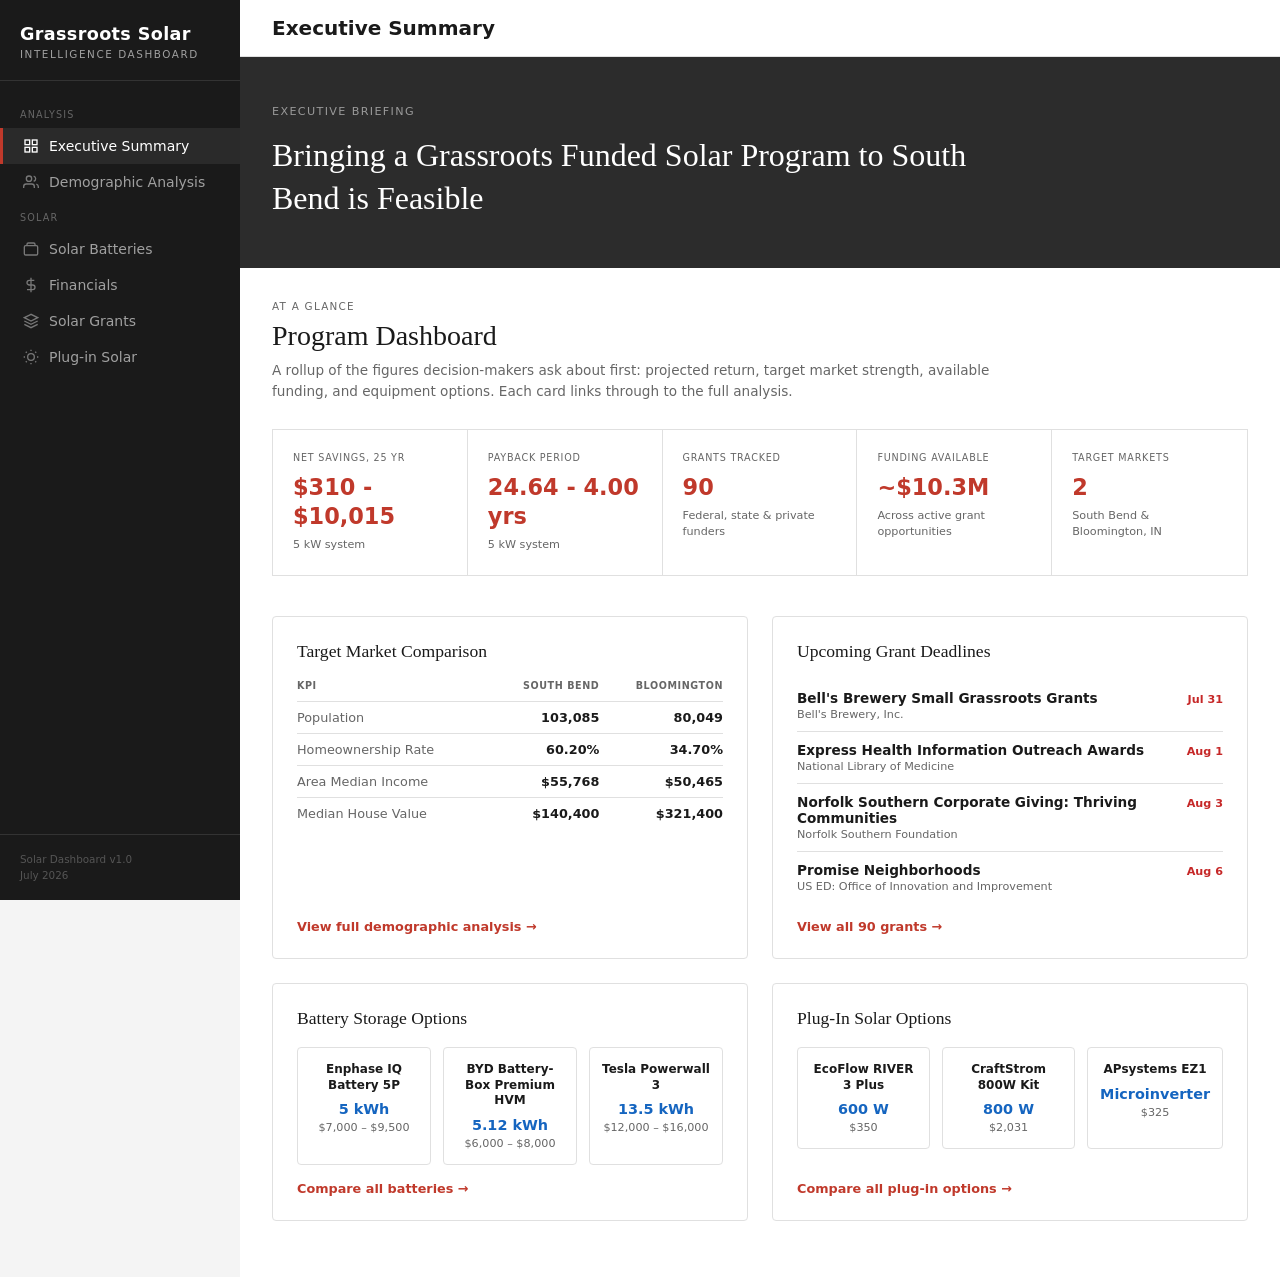
<file: index.html>
<!DOCTYPE html>
<html lang="en">
<head>
  <meta charset="UTF-8">
  <meta name="viewport" content="width=device-width, initial-scale=1.0">
  <title>Executive Summary — Solar Dashboard</title>
  <link rel="stylesheet" href="css/styles.css">
</head>
<body>
  <div class="layout">
    <aside class="sidebar">
      <div class="sidebar-brand">
        <div class="logo">Grassroots Solar</div>
        <div class="subtitle">Intelligence Dashboard</div>
      </div>
      <nav class="sidebar-nav">
        <div class="nav-group-label">Analysis</div>
        <a href="index.html" class="nav-link active">
          <svg viewBox="0 0 24 24" fill="none" stroke="currentColor" stroke-width="2"><rect x="3" y="3" width="7" height="7"/><rect x="14" y="3" width="7" height="7"/><rect x="3" y="14" width="7" height="7"/><rect x="14" y="14" width="7" height="7"/></svg>
          Executive Summary
        </a>
        <a href="demographic-analysis.html" class="nav-link">
          <svg viewBox="0 0 24 24" fill="none" stroke="currentColor" stroke-width="2"><path d="M17 21v-2a4 4 0 0 0-4-4H5a4 4 0 0 0-4 4v2"/><circle cx="9" cy="7" r="4"/><path d="M23 21v-2a4 4 0 0 0-3-3.87"/><path d="M16 3.13a4 4 0 0 1 0 7.75"/></svg>
          Demographic Analysis
        </a>
        <div class="nav-group-label">Solar</div>
        <a href="solar-batteries.html" class="nav-link">
          <svg viewBox="0 0 24 24" fill="none" stroke="currentColor" stroke-width="2"><rect x="2" y="7" width="20" height="14" rx="2"/><path d="M6 7V5a2 2 0 0 1 2-2h8a2 2 0 0 1 2 2v2"/></svg>
          Solar Batteries
        </a>
        <a href="financials.html" class="nav-link">
          <svg viewBox="0 0 24 24" fill="none" stroke="currentColor" stroke-width="2"><line x1="12" y1="1" x2="12" y2="23"/><path d="M17 5H9.5a3.5 3.5 0 0 0 0 7h5a3.5 3.5 0 0 1 0 7H6"/></svg>
          Financials
        </a>
        <a href="solar-grants.html" class="nav-link">
          <svg viewBox="0 0 24 24" fill="none" stroke="currentColor" stroke-width="2"><path d="M12 2L2 7l10 5 10-5-10-5z"/><path d="M2 17l10 5 10-5"/><path d="M2 12l10 5 10-5"/></svg>
          Solar Grants
        </a>
        <a href="plug-in-solar.html" class="nav-link">
          <svg viewBox="0 0 24 24" fill="none" stroke="currentColor" stroke-width="2"><circle cx="12" cy="12" r="5"/><line x1="12" y1="1" x2="12" y2="3"/><line x1="12" y1="21" x2="12" y2="23"/><line x1="4.22" y1="4.22" x2="5.64" y2="5.64"/><line x1="18.36" y1="18.36" x2="19.78" y2="19.78"/><line x1="1" y1="12" x2="3" y2="12"/><line x1="21" y1="12" x2="23" y2="12"/><line x1="4.22" y1="19.78" x2="5.64" y2="18.36"/><line x1="18.36" y1="5.64" x2="19.78" y2="4.22"/></svg>
          Plug-in Solar
        </a>
      </nav>
      <div class="sidebar-footer">
        Solar Dashboard v1.0<br>
        July 2026
      </div>
    </aside>

    <main class="main">
      <header class="page-header">
        <h1>Executive Summary</h1>      </header>

      <section class="hero">
        <div class="hero-label">Executive Briefing</div>
        <h2 class="hero-title">Bringing a Grassroots Funded Solar Program to South Bend is Feasible</h2>
      </section>

      <section class="dashboard-section">
        <div class="dashboard-eyebrow">At a Glance</div>
        <h2 class="dashboard-title">Program Dashboard</h2>
        <p class="dashboard-subtitle">
          A rollup of the figures decision-makers ask about first: projected return, target market strength,
          available funding, and equipment options. Each card links through to the full analysis.
        </p>

        <div class="dashboard-metrics-grid">
          <div class="dashboard-metric">
            <div class="dashboard-metric-label">Net Savings, 25 Yr</div>
            <div class="dashboard-metric-value">$310 - $10,015</div>
            <div class="dashboard-metric-note">5 kW system</div>
          </div>
          <div class="dashboard-metric">
            <div class="dashboard-metric-label">Payback Period</div>
            <div class="dashboard-metric-value">24.64 - 4.00 yrs</div>
            <div class="dashboard-metric-note">5 kW system</div>
          </div>
          <div class="dashboard-metric">
            <div class="dashboard-metric-label">Grants Tracked</div>
            <div class="dashboard-metric-value">90</div>
            <div class="dashboard-metric-note">Federal, state &amp; private funders</div>
          </div>
          <div class="dashboard-metric">
            <div class="dashboard-metric-label">Funding Available</div>
            <div class="dashboard-metric-value">~$10.3M</div>
            <div class="dashboard-metric-note">Across active grant opportunities</div>
          </div>
          <div class="dashboard-metric">
            <div class="dashboard-metric-label">Target Markets</div>
            <div class="dashboard-metric-value">2</div>
            <div class="dashboard-metric-note">South Bend &amp; Bloomington, IN</div>
          </div>
        </div>

        <div class="dashboard-columns">
          <div class="dashboard-panel">
            <h3 class="dashboard-panel-title">Target Market Comparison</h3>
            <table class="dashboard-mini-table">
              <thead>
                <tr>
                  <th>KPI</th>
                  <th class="dm-market">South Bend</th>
                  <th class="dm-market">Bloomington</th>
                </tr>
              </thead>
              <tbody>
                <tr>
                  <td class="dm-label">Population</td>
                  <td class="dm-value">103,085</td>
                  <td class="dm-value">80,049</td>
                </tr>
                <tr>
                  <td class="dm-label">Homeownership Rate</td>
                  <td class="dm-value">60.20%</td>
                  <td class="dm-value">34.70%</td>
                </tr>
                <tr>
                  <td class="dm-label">Area Median Income</td>
                  <td class="dm-value">$55,768</td>
                  <td class="dm-value">$50,465</td>
                </tr>
                <tr>
                  <td class="dm-label">Median House Value</td>
                  <td class="dm-value">$140,400</td>
                  <td class="dm-value">$321,400</td>
                </tr>
              </tbody>
            </table>
            <a href="demographic-analysis.html" class="dashboard-link">View full demographic analysis &rarr;</a>
          </div>

          <div class="dashboard-panel">
            <h3 class="dashboard-panel-title">Upcoming Grant Deadlines</h3>
            <ul class="dashboard-grant-list">
              <li class="dashboard-grant-item">
                <div>
                  <div class="dashboard-grant-name">Bell's Brewery Small Grassroots Grants</div>
                  <div class="dashboard-grant-funder">Bell's Brewery, Inc.</div>
                </div>
                <div class="dashboard-grant-deadline">Jul 31</div>
              </li>
              <li class="dashboard-grant-item">
                <div>
                  <div class="dashboard-grant-name">Express Health Information Outreach Awards</div>
                  <div class="dashboard-grant-funder">National Library of Medicine</div>
                </div>
                <div class="dashboard-grant-deadline">Aug 1</div>
              </li>
              <li class="dashboard-grant-item">
                <div>
                  <div class="dashboard-grant-name">Norfolk Southern Corporate Giving: Thriving Communities</div>
                  <div class="dashboard-grant-funder">Norfolk Southern Foundation</div>
                </div>
                <div class="dashboard-grant-deadline">Aug 3</div>
              </li>
              <li class="dashboard-grant-item">
                <div>
                  <div class="dashboard-grant-name">Promise Neighborhoods</div>
                  <div class="dashboard-grant-funder">US ED: Office of Innovation and Improvement</div>
                </div>
                <div class="dashboard-grant-deadline">Aug 6</div>
              </li>
            </ul>
            <a href="solar-grants.html" class="dashboard-link">View all 90 grants &rarr;</a>
          </div>
        </div>

        <div class="dashboard-columns">
          <div class="dashboard-panel">
            <h3 class="dashboard-panel-title">Battery Storage Options</h3>
            <div class="dashboard-product-grid">
              <div class="dashboard-product-card">
                <div class="dashboard-product-name">Enphase IQ Battery 5P</div>
                <div class="dashboard-product-spec">5 kWh</div>
                <div class="dashboard-product-price">$7,000 &ndash; $9,500</div>
              </div>
              <div class="dashboard-product-card">
                <div class="dashboard-product-name">BYD Battery-Box Premium HVM</div>
                <div class="dashboard-product-spec">5.12 kWh</div>
                <div class="dashboard-product-price">$6,000 &ndash; $8,000</div>
              </div>
              <div class="dashboard-product-card">
                <div class="dashboard-product-name">Tesla Powerwall 3</div>
                <div class="dashboard-product-spec">13.5 kWh</div>
                <div class="dashboard-product-price">$12,000 &ndash; $16,000</div>
              </div>
            </div>
            <a href="solar-batteries.html" class="dashboard-link">Compare all batteries &rarr;</a>
          </div>

          <div class="dashboard-panel">
            <h3 class="dashboard-panel-title">Plug-In Solar Options</h3>
            <div class="dashboard-product-grid">
              <div class="dashboard-product-card">
                <div class="dashboard-product-name">EcoFlow RIVER 3 Plus</div>
                <div class="dashboard-product-spec">600 W</div>
                <div class="dashboard-product-price">$350</div>
              </div>
              <div class="dashboard-product-card">
                <div class="dashboard-product-name">CraftStrom 800W Kit</div>
                <div class="dashboard-product-spec">800 W</div>
                <div class="dashboard-product-price">$2,031</div>
              </div>
              <div class="dashboard-product-card">
                <div class="dashboard-product-name">APsystems EZ1</div>
                <div class="dashboard-product-spec">Microinverter</div>
                <div class="dashboard-product-price">$325</div>
              </div>
            </div>
            <a href="plug-in-solar.html" class="dashboard-link">Compare all plug-in options &rarr;</a>
          </div>
        </div>
      </section>
    </main>
  </div>
</body>
</html>
</file>
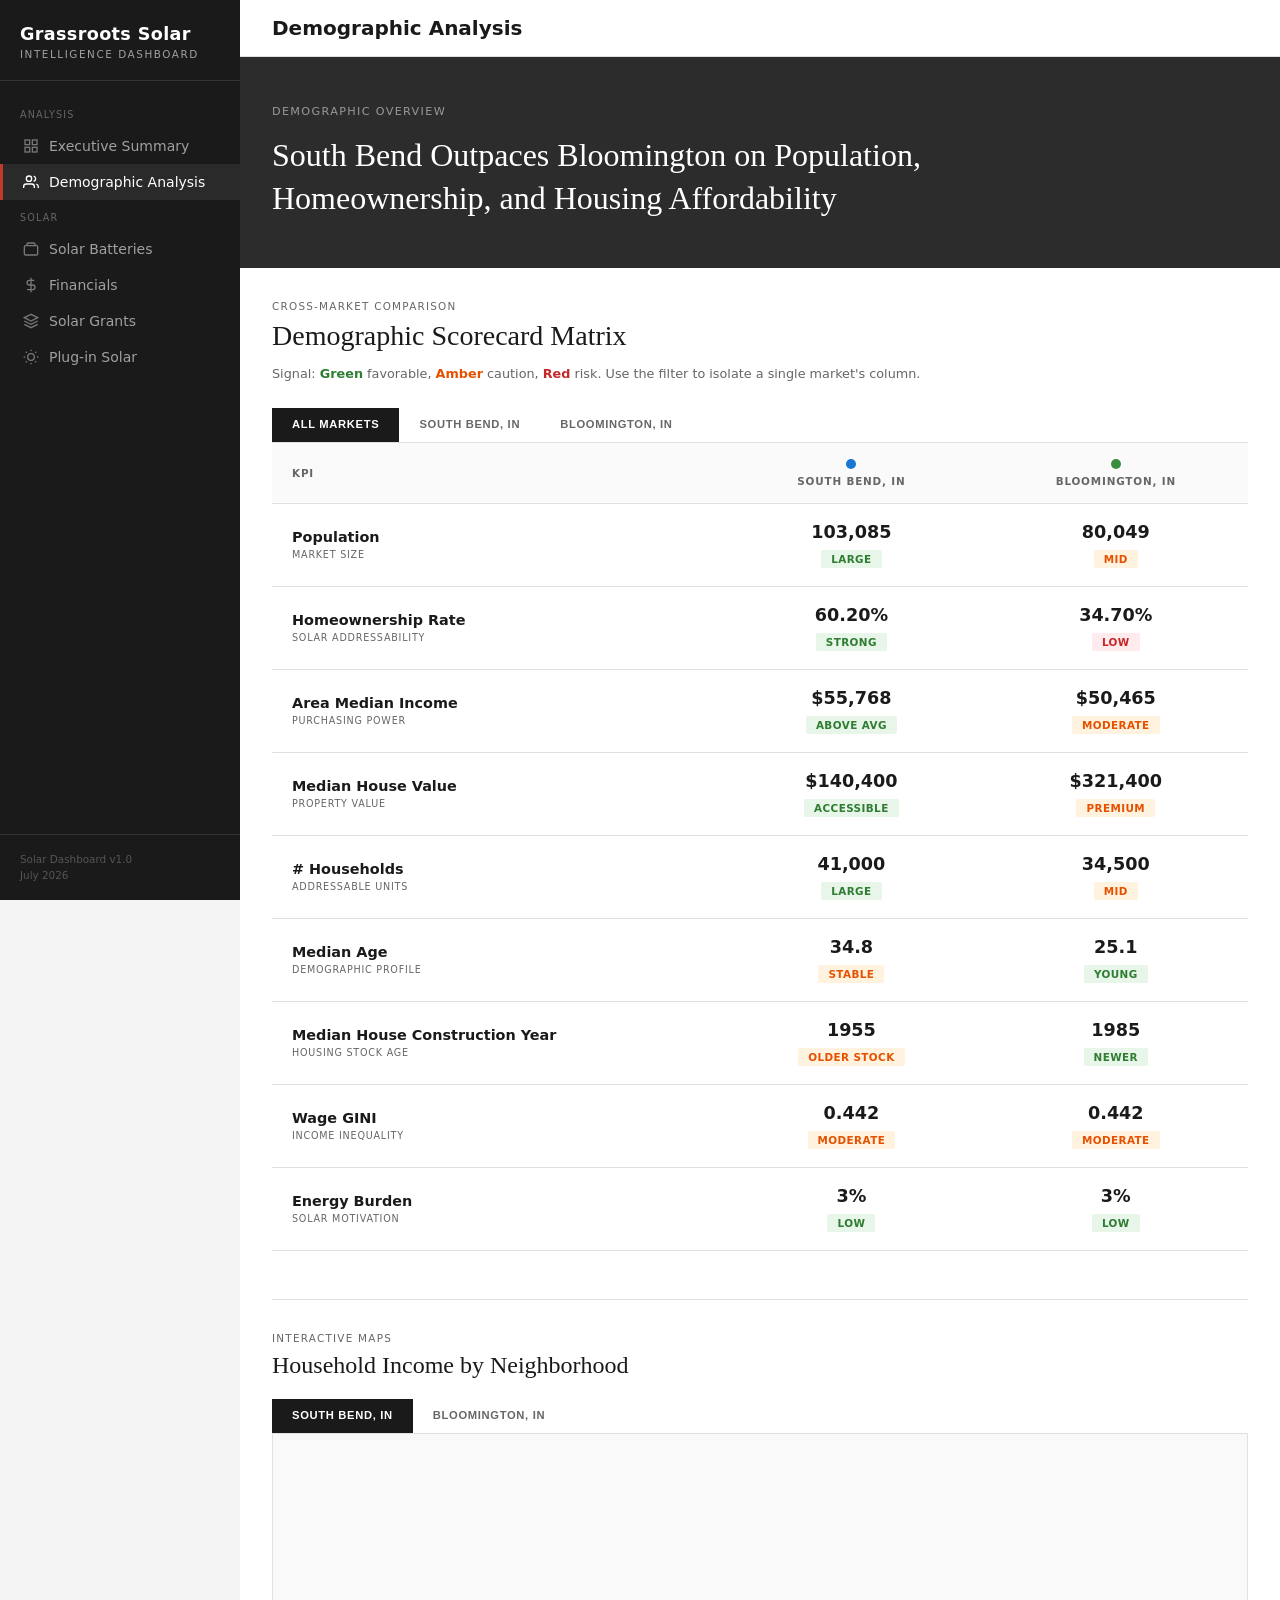
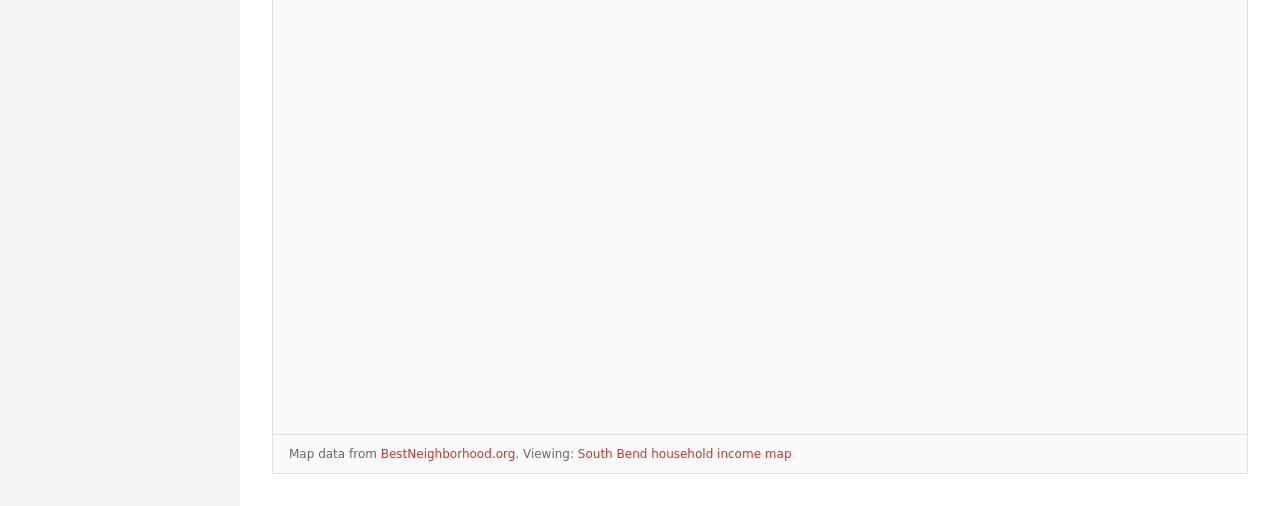
<file: demographic-analysis.html>
<!DOCTYPE html>
<html lang="en">
<head>
  <meta charset="UTF-8">
  <meta name="viewport" content="width=device-width, initial-scale=1.0">
  <title>Demographic Analysis — Solar Dashboard</title>
  <link rel="stylesheet" href="css/styles.css">
</head>
<body>
  <div class="layout">
    <aside class="sidebar">
      <div class="sidebar-brand">
        <div class="logo">Grassroots Solar</div>
        <div class="subtitle">Intelligence Dashboard</div>
      </div>
      <nav class="sidebar-nav">
        <div class="nav-group-label">Analysis</div>
        <a href="index.html" class="nav-link">
          <svg viewBox="0 0 24 24" fill="none" stroke="currentColor" stroke-width="2"><rect x="3" y="3" width="7" height="7"/><rect x="14" y="3" width="7" height="7"/><rect x="3" y="14" width="7" height="7"/><rect x="14" y="14" width="7" height="7"/></svg>
          Executive Summary
        </a>
        <a href="demographic-analysis.html" class="nav-link active">
          <svg viewBox="0 0 24 24" fill="none" stroke="currentColor" stroke-width="2"><path d="M17 21v-2a4 4 0 0 0-4-4H5a4 4 0 0 0-4 4v2"/><circle cx="9" cy="7" r="4"/><path d="M23 21v-2a4 4 0 0 0-3-3.87"/><path d="M16 3.13a4 4 0 0 1 0 7.75"/></svg>
          Demographic Analysis
        </a>
        <div class="nav-group-label">Solar</div>
        <a href="solar-batteries.html" class="nav-link">
          <svg viewBox="0 0 24 24" fill="none" stroke="currentColor" stroke-width="2"><rect x="2" y="7" width="20" height="14" rx="2"/><path d="M6 7V5a2 2 0 0 1 2-2h8a2 2 0 0 1 2 2v2"/></svg>
          Solar Batteries
        </a>
        <a href="financials.html" class="nav-link">
          <svg viewBox="0 0 24 24" fill="none" stroke="currentColor" stroke-width="2"><line x1="12" y1="1" x2="12" y2="23"/><path d="M17 5H9.5a3.5 3.5 0 0 0 0 7h5a3.5 3.5 0 0 1 0 7H6"/></svg>
          Financials
        </a>
        <a href="solar-grants.html" class="nav-link">
          <svg viewBox="0 0 24 24" fill="none" stroke="currentColor" stroke-width="2"><path d="M12 2L2 7l10 5 10-5-10-5z"/><path d="M2 17l10 5 10-5"/><path d="M2 12l10 5 10-5"/></svg>
          Solar Grants
        </a>
        <a href="plug-in-solar.html" class="nav-link">
          <svg viewBox="0 0 24 24" fill="none" stroke="currentColor" stroke-width="2"><circle cx="12" cy="12" r="5"/><line x1="12" y1="1" x2="12" y2="3"/><line x1="12" y1="21" x2="12" y2="23"/><line x1="4.22" y1="4.22" x2="5.64" y2="5.64"/><line x1="18.36" y1="18.36" x2="19.78" y2="19.78"/><line x1="1" y1="12" x2="3" y2="12"/><line x1="21" y1="12" x2="23" y2="12"/><line x1="4.22" y1="19.78" x2="5.64" y2="18.36"/><line x1="18.36" y1="5.64" x2="19.78" y2="4.22"/></svg>
          Plug-in Solar
        </a>
      </nav>
      <div class="sidebar-footer">
        Solar Dashboard v1.0<br>
        July 2026
      </div>
    </aside>

    <main class="main">
      <header class="page-header">
        <h1>Demographic Analysis</h1>      </header>

      <section class="hero">
        <div class="hero-label">Demographic Overview</div>
        <h2 class="hero-title">South Bend Outpaces Bloomington on Population, Homeownership, and Housing Affordability</h2>
      </section>

      <section class="scorecard-section">
        <div class="scorecard-eyebrow">Cross-Market Comparison</div>
        <h2 class="scorecard-title">Demographic Scorecard Matrix</h2>
        <p class="scorecard-legend">
          Signal: <span class="signal-green">Green</span> favorable,
          <span class="signal-amber">Amber</span> caution,
          <span class="signal-red">Red</span> risk.
          Use the filter to isolate a single market's column.
        </p>

        <div class="market-filters">
          <button class="market-filter active" data-market="all">All Markets</button>
          <button class="market-filter" data-market="south-bend">South Bend, IN</button>
          <button class="market-filter" data-market="bloomington">Bloomington, IN</button>
        </div>

        <div class="scorecard-table-wrap">
          <table class="scorecard-table">
            <thead>
              <tr>
                <th>KPI</th>
                <th class="market-col col-south-bend">
                  <div class="market-header">
                    <span class="market-dot blue"></span>
                    South Bend, IN
                  </div>
                </th>
                <th class="market-col col-bloomington">
                  <div class="market-header">
                    <span class="market-dot green"></span>
                    Bloomington, IN
                  </div>
                </th>
              </tr>
            </thead>
            <tbody>
              <tr>
                <td class="kpi-cell">
                  <div class="kpi-name">Population</div>
                  <div class="kpi-category">Market Size</div>
                </td>
                <td class="value-cell col-south-bend">
                  <div class="cell-value">103,085</div>
                  <span class="status-pill green">Large</span>
                </td>
                <td class="value-cell col-bloomington">
                  <div class="cell-value">80,049</div>
                  <span class="status-pill amber">Mid</span>
                </td>
              </tr>
              <tr>
                <td class="kpi-cell">
                  <div class="kpi-name">Homeownership Rate</div>
                  <div class="kpi-category">Solar Addressability</div>
                </td>
                <td class="value-cell col-south-bend">
                  <div class="cell-value">60.20%</div>
                  <span class="status-pill green">Strong</span>
                </td>
                <td class="value-cell col-bloomington">
                  <div class="cell-value">34.70%</div>
                  <span class="status-pill red">Low</span>
                </td>
              </tr>
              <tr>
                <td class="kpi-cell">
                  <div class="kpi-name">Area Median Income</div>
                  <div class="kpi-category">Purchasing Power</div>
                </td>
                <td class="value-cell col-south-bend">
                  <div class="cell-value">$55,768</div>
                  <span class="status-pill green">Above Avg</span>
                </td>
                <td class="value-cell col-bloomington">
                  <div class="cell-value">$50,465</div>
                  <span class="status-pill amber">Moderate</span>
                </td>
              </tr>
              <tr>
                <td class="kpi-cell">
                  <div class="kpi-name">Median House Value</div>
                  <div class="kpi-category">Property Value</div>
                </td>
                <td class="value-cell col-south-bend">
                  <div class="cell-value">$140,400</div>
                  <span class="status-pill green">Accessible</span>
                </td>
                <td class="value-cell col-bloomington">
                  <div class="cell-value">$321,400</div>
                  <span class="status-pill amber">Premium</span>
                </td>
              </tr>
              <tr>
                <td class="kpi-cell">
                  <div class="kpi-name"># Households</div>
                  <div class="kpi-category">Addressable Units</div>
                </td>
                <td class="value-cell col-south-bend">
                  <div class="cell-value">41,000</div>
                  <span class="status-pill green">Large</span>
                </td>
                <td class="value-cell col-bloomington">
                  <div class="cell-value">34,500</div>
                  <span class="status-pill amber">Mid</span>
                </td>
              </tr>
              <tr>
                <td class="kpi-cell">
                  <div class="kpi-name">Median Age</div>
                  <div class="kpi-category">Demographic Profile</div>
                </td>
                <td class="value-cell col-south-bend">
                  <div class="cell-value">34.8</div>
                  <span class="status-pill amber">Stable</span>
                </td>
                <td class="value-cell col-bloomington">
                  <div class="cell-value">25.1</div>
                  <span class="status-pill green">Young</span>
                </td>
              </tr>
              <tr>
                <td class="kpi-cell">
                  <div class="kpi-name">Median House Construction Year</div>
                  <div class="kpi-category">Housing Stock Age</div>
                </td>
                <td class="value-cell col-south-bend">
                  <div class="cell-value">1955</div>
                  <span class="status-pill amber">Older Stock</span>
                </td>
                <td class="value-cell col-bloomington">
                  <div class="cell-value">1985</div>
                  <span class="status-pill green">Newer</span>
                </td>
              </tr>
              <tr>
                <td class="kpi-cell">
                  <div class="kpi-name">Wage GINI</div>
                  <div class="kpi-category">Income Inequality</div>
                </td>
                <td class="value-cell col-south-bend">
                  <div class="cell-value">0.442</div>
                  <span class="status-pill amber">Moderate</span>
                </td>
                <td class="value-cell col-bloomington">
                  <div class="cell-value">0.442</div>
                  <span class="status-pill amber">Moderate</span>
                </td>
              </tr>
              <tr>
                <td class="kpi-cell">
                  <div class="kpi-name">Energy Burden</div>
                  <div class="kpi-category">Solar Motivation</div>
                </td>
                <td class="value-cell col-south-bend">
                  <div class="cell-value">3%</div>
                  <span class="status-pill green">Low</span>
                </td>
                <td class="value-cell col-bloomington">
                  <div class="cell-value">3%</div>
                  <span class="status-pill green">Low</span>
                </td>
              </tr>
            </tbody>
          </table>
        </div>

        <div class="map-section">
          <div class="map-section-eyebrow">Interactive Maps</div>
          <h3 class="map-section-title">Household Income by Neighborhood</h3>

          <div class="map-tabs">
            <button class="map-tab active" data-map="south-bend">South Bend, IN</button>
            <button class="map-tab" data-map="bloomington">Bloomington, IN</button>
          </div>

          <div class="map-frame-wrap">
            <iframe
              class="map-frame active"
              id="map-south-bend"
              src="https://bestneighborhood.org/household-income-south-bend-in/"
              title="South Bend Household Income Map"
              loading="lazy"
              allowfullscreen>
            </iframe>
            <iframe
              class="map-frame"
              id="map-bloomington"
              src="https://bestneighborhood.org/household-income-bloomington-in/"
              title="Bloomington Household Income Map"
              loading="lazy"
              allowfullscreen>
            </iframe>
            <div class="map-attribution">
              Map data from
              <a href="https://bestneighborhood.org/" target="_blank" rel="noopener noreferrer">BestNeighborhood.org</a>.
              <span id="map-link-label">Viewing: </span>
              <a id="map-external-link" href="https://bestneighborhood.org/household-income-south-bend-in/" target="_blank" rel="noopener noreferrer">South Bend household income map</a>
            </div>
          </div>
        </div>
      </section>
    </main>
  </div>

  <script>
    document.querySelectorAll('.market-filter').forEach(function (btn) {
      btn.addEventListener('click', function () {
        document.querySelectorAll('.market-filter').forEach(function (b) {
          b.classList.remove('active');
        });
        btn.classList.add('active');

        var market = btn.dataset.market;
        var cols = document.querySelectorAll('.col-south-bend, .col-bloomington');

        if (market === 'all') {
          cols.forEach(function (col) { col.classList.remove('col-hidden'); });
        } else if (market === 'south-bend') {
          document.querySelectorAll('.col-south-bend').forEach(function (col) { col.classList.remove('col-hidden'); });
          document.querySelectorAll('.col-bloomington').forEach(function (col) { col.classList.add('col-hidden'); });
        } else {
          document.querySelectorAll('.col-bloomington').forEach(function (col) { col.classList.remove('col-hidden'); });
          document.querySelectorAll('.col-south-bend').forEach(function (col) { col.classList.add('col-hidden'); });
        }
      });
    });

    var mapLinks = {
      'south-bend': {
        url: 'https://bestneighborhood.org/household-income-south-bend-in/',
        label: 'South Bend household income map'
      },
      'bloomington': {
        url: 'https://bestneighborhood.org/household-income-bloomington-in/',
        label: 'Bloomington household income map'
      }
    };

    document.querySelectorAll('.map-tab').forEach(function (btn) {
      btn.addEventListener('click', function () {
        document.querySelectorAll('.map-tab').forEach(function (b) {
          b.classList.remove('active');
        });
        btn.classList.add('active');

        var map = btn.dataset.map;
        document.querySelectorAll('.map-frame').forEach(function (frame) {
          frame.classList.remove('active');
        });
        document.getElementById('map-' + map).classList.add('active');

        var link = mapLinks[map];
        document.getElementById('map-external-link').href = link.url;
        document.getElementById('map-external-link').textContent = link.label;
      });
    });
  </script>
</body>
</html>
</file>
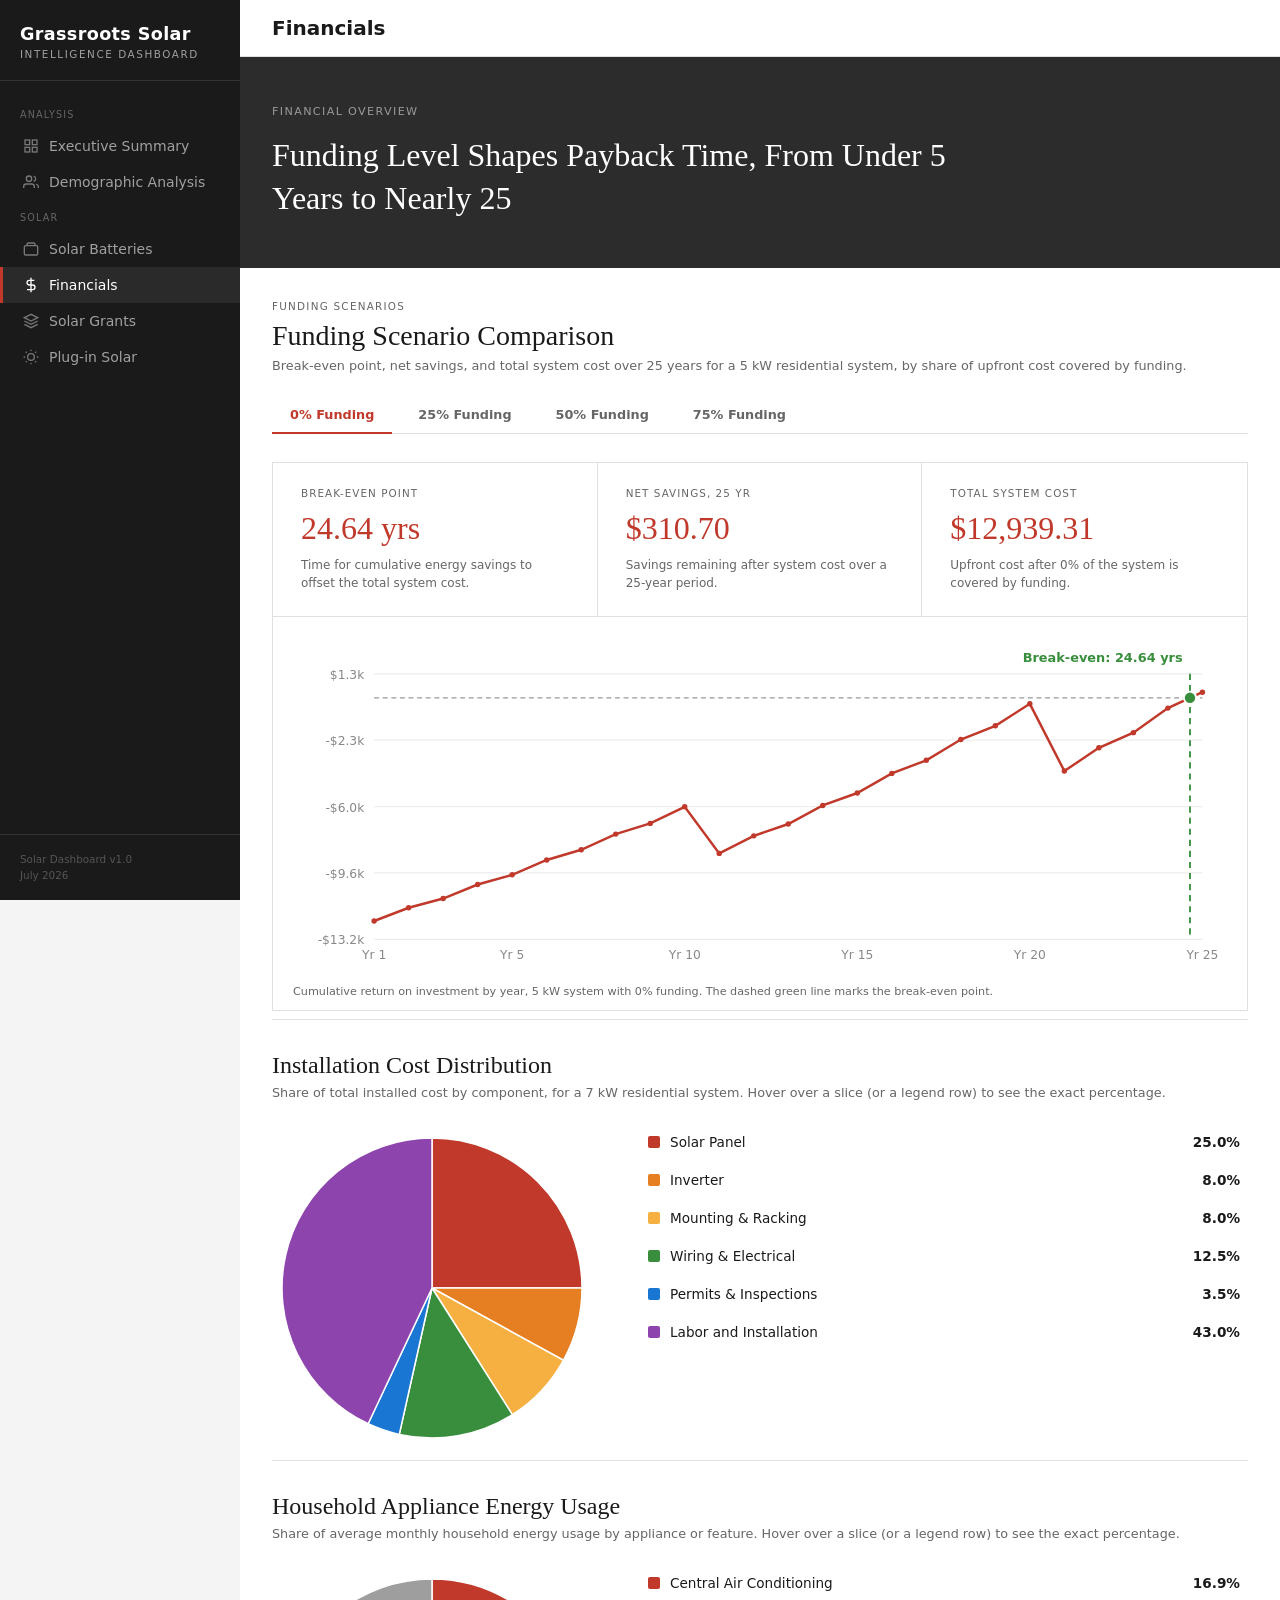
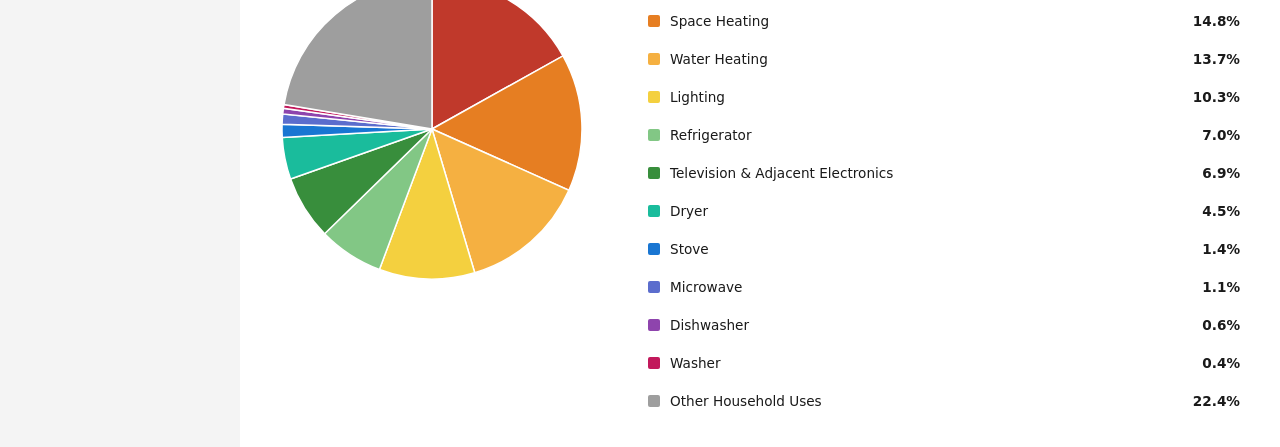
<file: financials.html>
<!DOCTYPE html>
<html lang="en">
<head>
  <meta charset="UTF-8">
  <meta name="viewport" content="width=device-width, initial-scale=1.0">
  <title>Financials — Solar Dashboard</title>
  <style>
*,
*::before,
*::after {
  box-sizing: border-box;
  margin: 0;
  padding: 0;
}

:root {
  --sidebar-bg: #1a1a1a;
  --sidebar-text: #a0a0a0;
  --sidebar-text-active: #ffffff;
  --sidebar-active-bar: #c0392b;
  --sidebar-hover: #2a2a2a;
  --main-bg: #f4f4f4;
  --header-bg: #ffffff;
  --hero-bg: #2c2c2c;
  --text-primary: #1a1a1a;
  --text-muted: #666666;
  --accent-red: #c0392b;
  --border-light: #e0e0e0;
  --font-sans: "Segoe UI", system-ui, -apple-system, sans-serif;
  --font-serif: Georgia, "Times New Roman", serif;
}

html,
body {
  height: 100%;
  font-family: var(--font-sans);
  color: var(--text-primary);
  background: var(--main-bg);
}

.layout {
  display: flex;
  min-height: 100vh;
}

/* Sidebar */
.sidebar {
  width: 240px;
  min-width: 240px;
  background: var(--sidebar-bg);
  color: var(--sidebar-text);
  display: flex;
  flex-direction: column;
  position: fixed;
  top: 0;
  left: 0;
  bottom: 0;
  z-index: 100;
}

.sidebar-brand {
  padding: 24px 20px 20px;
  border-bottom: 1px solid #333;
}

.sidebar-brand .logo {
  font-size: 1.1rem;
  font-weight: 700;
  color: #fff;
  letter-spacing: 0.02em;
}

.sidebar-brand .subtitle {
  font-size: 0.65rem;
  letter-spacing: 0.15em;
  text-transform: uppercase;
  color: var(--sidebar-text);
  margin-top: 4px;
}

.sidebar-nav {
  flex: 1;
  padding: 16px 0;
  overflow-y: auto;
}

.nav-group-label {
  font-size: 0.6rem;
  letter-spacing: 0.12em;
  text-transform: uppercase;
  color: #666;
  padding: 12px 20px 8px;
}

.nav-link {
  display: flex;
  align-items: center;
  gap: 10px;
  padding: 10px 20px;
  color: var(--sidebar-text);
  text-decoration: none;
  font-size: 0.875rem;
  transition: background 0.15s, color 0.15s;
  border-left: 3px solid transparent;
}

.nav-link:hover {
  background: var(--sidebar-hover);
  color: var(--sidebar-text-active);
}

.nav-link.active {
  background: var(--sidebar-hover);
  color: var(--sidebar-text-active);
  border-left-color: var(--sidebar-active-bar);
}

.nav-link svg {
  width: 16px;
  height: 16px;
  flex-shrink: 0;
  opacity: 0.7;
}

.nav-link.active svg {
  opacity: 1;
}

.sidebar-footer {
  padding: 16px 20px;
  font-size: 0.65rem;
  color: #555;
  border-top: 1px solid #333;
  line-height: 1.6;
}

/* Main content */
.main {
  flex: 1;
  margin-left: 240px;
  display: flex;
  flex-direction: column;
  min-height: 100vh;
}

.page-header {
  background: var(--header-bg);
  border-bottom: 1px solid var(--border-light);
  padding: 16px 32px;
  display: flex;
  align-items: center;
  justify-content: space-between;
}

.page-header h1 {
  font-size: 1.25rem;
  font-weight: 600;
}

.page-header-actions {
  display: flex;
  gap: 10px;
  align-items: center;
}

.btn {
  padding: 8px 16px;
  font-size: 0.75rem;
  font-weight: 600;
  letter-spacing: 0.05em;
  text-transform: uppercase;
  border: none;
  cursor: pointer;
  border-radius: 2px;
}

.btn-outline {
  background: transparent;
  border: 1px solid var(--border-light);
  color: var(--text-muted);
}

.btn-primary {
  background: var(--accent-red);
  color: #fff;
}

.hero {
  background: var(--hero-bg);
  color: #fff;
  padding: 48px 32px;
}

.hero-label {
  font-size: 0.7rem;
  letter-spacing: 0.12em;
  text-transform: uppercase;
  color: #999;
  margin-bottom: 16px;
}

.hero-title {
  font-family: var(--font-serif);
  font-size: 2rem;
  font-weight: 400;
  line-height: 1.35;
  max-width: 720px;
}

.content {
  padding: 32px;
  flex: 1;
}

.content-placeholder {
  background: #fff;
  border: 1px dashed var(--border-light);
  border-radius: 4px;
  padding: 64px 32px;
  text-align: center;
  color: var(--text-muted);
}

.content-placeholder h2 {
  font-size: 1.1rem;
  font-weight: 600;
  color: var(--text-primary);
  margin-bottom: 8px;
}

.content-placeholder p {
  font-size: 0.9rem;
}

/* Scorecard matrix */
.scorecard-section {
  background: #fff;
  padding: 32px;
  flex: 1;
}

.scorecard-eyebrow {
  font-size: 0.65rem;
  letter-spacing: 0.12em;
  text-transform: uppercase;
  color: var(--text-muted);
  margin-bottom: 8px;
}

.scorecard-title {
  font-family: var(--font-serif);
  font-size: 1.75rem;
  font-weight: 400;
  margin-bottom: 12px;
}

.scorecard-legend {
  font-size: 0.8rem;
  color: var(--text-muted);
  margin-bottom: 24px;
  line-height: 1.5;
}

.scorecard-legend .signal-green { color: #2e7d32; font-weight: 600; }
.scorecard-legend .signal-amber { color: #e65100; font-weight: 600; }
.scorecard-legend .signal-red   { color: #c62828; font-weight: 600; }

.market-filters {
  display: flex;
  gap: 0;
  margin-bottom: 0;
  border-bottom: 1px solid var(--border-light);
}

.market-filter {
  padding: 10px 20px;
  font-size: 0.7rem;
  font-weight: 600;
  letter-spacing: 0.06em;
  text-transform: uppercase;
  background: transparent;
  border: none;
  border-bottom: 2px solid transparent;
  color: var(--text-muted);
  cursor: pointer;
  transition: color 0.15s, border-color 0.15s, background 0.15s;
}

.market-filter:hover {
  color: var(--text-primary);
}

.market-filter.active {
  background: var(--text-primary);
  color: #fff;
  border-bottom-color: var(--text-primary);
}

.scorecard-table-wrap {
  overflow-x: auto;
}

.scorecard-table {
  width: 100%;
  border-collapse: collapse;
  font-size: 0.875rem;
}

.scorecard-table thead th {
  text-align: left;
  padding: 16px 20px;
  font-size: 0.65rem;
  font-weight: 700;
  letter-spacing: 0.08em;
  text-transform: uppercase;
  color: var(--text-muted);
  border-bottom: 1px solid var(--border-light);
  background: #fafafa;
}

.scorecard-table thead th.market-col {
  text-align: center;
}

.market-header {
  display: flex;
  flex-direction: column;
  align-items: center;
  gap: 6px;
}

.market-dot {
  width: 10px;
  height: 10px;
  border-radius: 50%;
  display: inline-block;
}

.market-dot.blue   { background: #1976d2; }
.market-dot.green  { background: #388e3c; }

.scorecard-table tbody tr {
  border-bottom: 1px solid var(--border-light);
}

.scorecard-table tbody tr:hover {
  background: #fafafa;
}

.scorecard-table td {
  padding: 18px 20px;
  vertical-align: middle;
}

.scorecard-table td.kpi-cell {
  min-width: 220px;
}

.kpi-name {
  font-weight: 600;
  font-size: 0.9rem;
  margin-bottom: 4px;
}

.kpi-category {
  font-size: 0.6rem;
  letter-spacing: 0.08em;
  text-transform: uppercase;
  color: var(--text-muted);
}

.scorecard-table td.value-cell {
  text-align: center;
  min-width: 180px;
}

.cell-value {
  font-size: 1.1rem;
  font-weight: 600;
  margin-bottom: 8px;
}

.status-pill {
  display: inline-block;
  padding: 3px 10px;
  font-size: 0.65rem;
  font-weight: 700;
  letter-spacing: 0.04em;
  text-transform: uppercase;
  border-radius: 2px;
}

.status-pill.green {
  background: #e8f5e9;
  color: #2e7d32;
}

.status-pill.amber {
  background: #fff3e0;
  color: #e65100;
}

.status-pill.red {
  background: #ffebee;
  color: #c62828;
}

.scorecard-table .col-hidden {
  display: none;
}

/* Income map section */
.map-section {
  margin-top: 48px;
  padding-top: 32px;
  border-top: 1px solid var(--border-light);
}

.map-section-eyebrow {
  font-size: 0.65rem;
  letter-spacing: 0.12em;
  text-transform: uppercase;
  color: var(--text-muted);
  margin-bottom: 8px;
}

.map-section-title {
  font-family: var(--font-serif);
  font-size: 1.5rem;
  font-weight: 400;
  margin-bottom: 20px;
}

.map-tabs {
  display: flex;
  gap: 0;
  margin-bottom: 0;
  border-bottom: 1px solid var(--border-light);
}

.map-tab {
  padding: 10px 20px;
  font-size: 0.7rem;
  font-weight: 600;
  letter-spacing: 0.06em;
  text-transform: uppercase;
  background: transparent;
  border: none;
  border-bottom: 2px solid transparent;
  color: var(--text-muted);
  cursor: pointer;
  transition: color 0.15s, border-color 0.15s, background 0.15s;
}

.map-tab:hover {
  color: var(--text-primary);
}

.map-tab.active {
  background: var(--text-primary);
  color: #fff;
  border-bottom-color: var(--text-primary);
}

.map-frame-wrap {
  position: relative;
  width: 100%;
  background: #f9f9f9;
  border: 1px solid var(--border-light);
  border-top: none;
}

.map-frame {
  display: none;
  width: 100%;
  height: 600px;
  border: none;
}

.map-frame.active {
  display: block;
}

.map-attribution {
  padding: 12px 16px;
  font-size: 0.75rem;
  color: var(--text-muted);
  background: #fafafa;
  border-top: 1px solid var(--border-light);
}

.map-attribution a {
  color: var(--accent-red);
  text-decoration: none;
}

.map-attribution a:hover {
  text-decoration: underline;
}

/* Solar batteries */
.battery-section {
  background: #fff;
  padding: 32px;
  flex: 1;
}

.battery-eyebrow {
  font-size: 0.65rem;
  letter-spacing: 0.12em;
  text-transform: uppercase;
  color: var(--text-muted);
  margin-bottom: 8px;
}

.battery-title {
  font-family: var(--font-serif);
  font-size: 1.75rem;
  font-weight: 400;
  margin-bottom: 8px;
}

.battery-description {
  font-size: 0.85rem;
  color: var(--text-muted);
  margin-bottom: 28px;
  max-width: 640px;
  line-height: 1.5;
}

.battery-tabs {
  display: flex;
  gap: 0;
  border-bottom: 1px solid var(--border-light);
  margin-bottom: 0;
  flex-wrap: wrap;
}

.battery-tab {
  display: flex;
  align-items: center;
  gap: 8px;
  padding: 12px 20px;
  font-size: 0.75rem;
  font-weight: 600;
  background: transparent;
  border: none;
  border-bottom: 2px solid transparent;
  color: var(--text-muted);
  cursor: pointer;
  transition: color 0.15s, border-color 0.15s;
}

.battery-tab:hover {
  color: var(--text-primary);
}

.battery-tab.active {
  color: var(--text-primary);
  border-bottom-color: var(--text-primary);
}

.battery-tab-dot {
  width: 8px;
  height: 8px;
  border-radius: 50%;
  flex-shrink: 0;
}

.battery-tab-dot.blue   { background: #1976d2; }
.battery-tab-dot.green  { background: #388e3c; }
.battery-tab-dot.orange { background: #f57c00; }

.battery-panel {
  display: none;
  border: 1px solid var(--border-light);
  border-top: none;
}

.battery-panel.active {
  display: block;
}

.battery-overview-grid {
  display: grid;
  grid-template-columns: repeat(3, 1fr);
}

.battery-overview-col {
  padding: 32px 28px;
  border-right: 1px solid var(--border-light);
}

.battery-overview-col:last-child {
  border-right: none;
}

.battery-col-label {
  font-size: 0.6rem;
  letter-spacing: 0.1em;
  text-transform: uppercase;
  color: var(--text-muted);
  margin-bottom: 20px;
}

.battery-metric {
  margin-bottom: 28px;
}

.battery-metric:last-child {
  margin-bottom: 0;
}

.battery-metric-label {
  font-size: 0.65rem;
  letter-spacing: 0.08em;
  text-transform: uppercase;
  color: var(--text-muted);
  margin-bottom: 6px;
}

.battery-metric-value {
  font-size: 1.25rem;
  font-weight: 700;
  color: #1565c0;
  line-height: 1.3;
}

.battery-metric-value.name {
  font-size: 1.05rem;
  font-weight: 600;
  color: var(--text-primary);
}

.battery-detail {
  padding: 32px 28px;
}

.battery-detail-layout {
  display: grid;
  grid-template-columns: 280px 1fr;
  gap: 32px;
  align-items: start;
}

.battery-detail-image {
  background: #f9f9f9;
  border: 1px solid var(--border-light);
  padding: 20px;
  display: flex;
  align-items: center;
  justify-content: center;
}

.battery-detail-image img {
  max-width: 100%;
  max-height: 320px;
  object-fit: contain;
}

.battery-detail-content {
  min-width: 0;
}

.battery-detail-header {
  display: flex;
  align-items: flex-start;
  justify-content: space-between;
  gap: 24px;
  margin-bottom: 32px;
  padding-bottom: 24px;
  border-bottom: 1px solid var(--border-light);
  flex-wrap: wrap;
}

.battery-detail-name {
  font-family: var(--font-serif);
  font-size: 1.5rem;
  font-weight: 400;
  margin-bottom: 4px;
}

.battery-detail-specs {
  display: flex;
  gap: 32px;
  flex-wrap: wrap;
}

.battery-detail-spec .label {
  font-size: 0.6rem;
  letter-spacing: 0.08em;
  text-transform: uppercase;
  color: var(--text-muted);
  margin-bottom: 4px;
}

.battery-detail-spec .value {
  font-size: 1.1rem;
  font-weight: 700;
  color: #1565c0;
}

.battery-features-label {
  font-size: 0.6rem;
  letter-spacing: 0.1em;
  text-transform: uppercase;
  color: var(--text-muted);
  margin-bottom: 12px;
}

.battery-features-text {
  font-size: 0.95rem;
  line-height: 1.65;
  color: var(--text-primary);
  max-width: 720px;
}

@media (max-width: 900px) {
  .battery-overview-grid {
    grid-template-columns: 1fr;
  }

  .battery-overview-col {
    border-right: none;
    border-bottom: 1px solid var(--border-light);
  }

  .battery-overview-col:last-child {
    border-bottom: none;
  }

  .battery-detail-layout {
    grid-template-columns: 1fr;
  }
}

/* Solar grants */
.grants-section {
  background: #fff;
  padding: 32px;
  flex: 1;
}

.grants-eyebrow {
  font-size: 0.65rem;
  letter-spacing: 0.12em;
  text-transform: uppercase;
  color: var(--text-muted);
  margin-bottom: 8px;
}

.grants-title {
  font-family: var(--font-serif);
  font-size: 1.75rem;
  font-weight: 400;
  margin-bottom: 24px;
}

.grants-summary-grid {
  display: grid;
  grid-template-columns: repeat(2, 1fr);
  border: 1px solid var(--border-light);
  margin-bottom: 32px;
}

.grants-summary-card {
  padding: 24px 28px;
  border-right: 1px solid var(--border-light);
}

.grants-summary-card:last-child {
  border-right: none;
}

.grants-summary-label {
  font-size: 0.65rem;
  letter-spacing: 0.1em;
  text-transform: uppercase;
  color: var(--text-muted);
  margin-bottom: 10px;
}

.grants-summary-value {
  font-family: var(--font-serif);
  font-size: 2.25rem;
  font-weight: 400;
  color: var(--accent-red);
  line-height: 1.2;
}

.grants-summary-note {
  font-size: 0.75rem;
  color: var(--text-muted);
  margin-top: 8px;
  line-height: 1.5;
}

.grants-table-wrap {
  overflow-x: auto;
  border: 1px solid var(--border-light);
}

.grants-table {
  width: 100%;
  border-collapse: collapse;
  font-size: 0.875rem;
}

.grants-table thead th {
  text-align: left;
  padding: 16px 20px;
  font-size: 0.65rem;
  font-weight: 700;
  letter-spacing: 0.08em;
  text-transform: uppercase;
  color: var(--text-muted);
  border-bottom: 1px solid var(--border-light);
  background: #fafafa;
}

.grants-table tbody tr {
  border-bottom: 1px solid var(--border-light);
}

.grants-table tbody tr:last-child {
  border-bottom: none;
}

.grants-table tbody tr:hover {
  background: #fafafa;
}

.grants-table td {
  padding: 16px 20px;
  vertical-align: top;
}

.grants-table td.name-cell {
  min-width: 280px;
}

.grants-table td.deadline-cell,
.grants-table td.amount-cell {
  white-space: nowrap;
}

.grant-name {
  font-weight: 600;
  font-size: 0.9rem;
  color: var(--text-primary);
  margin-bottom: 4px;
}

.grant-funder {
  font-size: 0.7rem;
  letter-spacing: 0.02em;
  color: var(--text-muted);
}

.deadline-value {
  font-weight: 600;
}

.deadline-value.due-soon {
  color: var(--accent-red);
}

.due-soon-tag {
  display: inline-block;
  margin-left: 8px;
  padding: 2px 8px;
  font-size: 0.6rem;
  font-weight: 700;
  letter-spacing: 0.04em;
  text-transform: uppercase;
  color: #c62828;
  background: #ffebee;
  border-radius: 2px;
}


    .grants-table th.sortable {
      cursor: pointer;
      user-select: none;
    }
    .grants-table th.sortable:hover {
      color: var(--text-primary);
    }
    .sort-arrow {
      display: inline-block;
      font-size: 0.7rem;
      margin-left: 2px;
      color: var(--accent-red);
    }

    /* Financials */
    .financials-section {
      background: #fff;
      padding: 32px;
      flex: 1;
    }

    .financials-eyebrow {
      font-size: 0.65rem;
      letter-spacing: 0.12em;
      text-transform: uppercase;
      color: var(--text-muted);
      margin-bottom: 8px;
    }

    .financials-title {
      font-family: var(--font-serif);
      font-size: 1.75rem;
      font-weight: 400;
      margin-bottom: 6px;
    }

    .financials-subtitle {
      font-size: 0.8rem;
      color: var(--text-muted);
      margin-bottom: 24px;
    }

    .placeholder-note {
      display: inline-flex;
      align-items: center;
      gap: 6px;
      font-size: 0.7rem;
      font-weight: 600;
      letter-spacing: 0.04em;
      text-transform: uppercase;
      color: #e65100;
      background: #fff3e0;
      border: 1px solid #ffe0b2;
      border-radius: 2px;
      padding: 4px 10px;
      margin-bottom: 28px;
    }

    .financials-summary-grid {
      display: grid;
      grid-template-columns: repeat(3, 1fr);
      border: 1px solid var(--border-light);
      border-bottom: none;
      margin-bottom: 40px;
    }

    .financials-summary-card {
      padding: 24px 28px;
      border-right: 1px solid var(--border-light);
      border-bottom: 1px solid var(--border-light);
    }

    .financials-summary-card:nth-child(3n) {
      border-right: none;
    }

    .financials-summary-label {
      font-size: 0.65rem;
      letter-spacing: 0.1em;
      text-transform: uppercase;
      color: var(--text-muted);
      margin-bottom: 10px;
    }

    .financials-summary-value {
      font-family: var(--font-serif);
      font-size: 2rem;
      font-weight: 400;
      color: var(--accent-red);
      line-height: 1.2;
    }

    .financials-summary-subvalue {
      font-size: 0.9rem;
      font-weight: 600;
      color: var(--text-primary);
      margin-top: 4px;
    }

    .financials-summary-note {
      font-size: 0.75rem;
      color: var(--text-muted);
      margin-top: 8px;
      line-height: 1.5;
    }

    @media (max-width: 900px) {
      .financials-summary-grid {
        grid-template-columns: 1fr;
      }
      .financials-summary-card {
        border-right: none;
      }
      .financials-summary-card:last-child {
        border-bottom: none;
      }
    }

    .funding-chart-wrap {
      border: 1px solid var(--border-light);
      border-top: none;
      padding: 20px 20px 8px;
      background: #fff;
    }

    .funding-chart-caption {
      font-size: 0.7rem;
      color: var(--text-muted);
      margin-top: 4px;
      margin-bottom: 4px;
    }

    .roi-chart {
      display: block;
      width: 100%;
      height: auto;
    }

    /* Funding scenario comparison */
    .section-divider {
      border-top: 1px solid var(--border-light);
      margin: 40px 0 32px;
    }

    .funding-eyebrow {
      font-size: 0.65rem;
      letter-spacing: 0.12em;
      text-transform: uppercase;
      color: var(--text-muted);
      margin-bottom: 8px;
    }

    .funding-title {
      font-family: var(--font-serif);
      font-size: 1.75rem;
      font-weight: 400;
      margin-bottom: 6px;
    }

    .funding-subtitle {
      font-size: 0.8rem;
      color: var(--text-muted);
      margin-bottom: 24px;
    }

    .funding-tabs {
      display: flex;
      flex-wrap: wrap;
      gap: 8px;
      border-bottom: 1px solid var(--border-light);
      margin-bottom: 28px;
    }

    .funding-tab {
      display: flex;
      align-items: center;
      gap: 8px;
      padding: 10px 18px;
      font-family: var(--font-sans);
      font-size: 0.8rem;
      font-weight: 600;
      color: var(--text-muted);
      background: transparent;
      border: none;
      border-bottom: 2px solid transparent;
      cursor: pointer;
      margin-bottom: -1px;
      transition: color 0.15s, border-color 0.15s;
    }

    .funding-tab:hover {
      color: var(--text-primary);
    }

    .funding-tab.active {
      color: var(--accent-red);
      border-bottom-color: var(--accent-red);
    }

    .funding-panel {
      display: none;
    }

    .funding-panel.active {
      display: block;
    }

    .funding-grid {
      display: grid;
      grid-template-columns: repeat(3, 1fr);
      border: 1px solid var(--border-light);
    }

    .funding-card {
      padding: 24px 28px;
      border-right: 1px solid var(--border-light);
    }

    .funding-card:last-child {
      border-right: none;
    }

    .funding-card-label {
      font-size: 0.65rem;
      letter-spacing: 0.1em;
      text-transform: uppercase;
      color: var(--text-muted);
      margin-bottom: 10px;
    }

    .funding-card-value {
      font-family: var(--font-serif);
      font-size: 2rem;
      font-weight: 400;
      color: var(--accent-red);
      line-height: 1.2;
    }

    .funding-card-note {
      font-size: 0.75rem;
      color: var(--text-muted);
      margin-top: 8px;
      line-height: 1.5;
    }

    @media (max-width: 900px) {
      .funding-grid {
        grid-template-columns: 1fr;
      }
      .funding-card {
        border-right: none;
        border-bottom: 1px solid var(--border-light);
      }
      .funding-card:last-child {
        border-bottom: none;
      }
    }

    /* Pie chart */
    .usage-section {
      margin-top: 8px;
      padding-top: 32px;
      border-top: 1px solid var(--border-light);
    }

    .usage-title {
      font-family: var(--font-serif);
      font-size: 1.5rem;
      font-weight: 400;
      margin-bottom: 6px;
    }

    .usage-subtitle {
      font-size: 0.8rem;
      color: var(--text-muted);
      margin-bottom: 28px;
    }

    .usage-layout {
      display: flex;
      gap: 48px;
      align-items: flex-start;
      flex-wrap: wrap;
    }

    .usage-chart-wrap {
      position: relative;
      flex-shrink: 0;
    }

    .pie-slice {
      cursor: pointer;
      stroke: #fff;
      stroke-width: 1.5;
      transition: opacity 0.15s, transform 0.15s;
      transform-origin: 160px 160px;
    }

    .pie-slice:hover {
      opacity: 0.85;
      transform: scale(1.03);
    }

    .usage-tooltip {
      position: absolute;
      pointer-events: none;
      background: #1a1a1a;
      color: #fff;
      font-size: 0.8rem;
      padding: 8px 12px;
      border-radius: 4px;
      line-height: 1.4;
      opacity: 0;
      transition: opacity 0.1s;
      white-space: nowrap;
      z-index: 10;
      transform: translate(-50%, -120%);
    }

    .usage-tooltip.visible {
      opacity: 1;
    }

    .usage-tooltip .tooltip-name {
      font-weight: 700;
    }

    .usage-tooltip .tooltip-pct {
      color: #f5b041;
    }

    .usage-legend {
      list-style: none;
      display: flex;
      flex-direction: column;
      gap: 10px;
      min-width: 260px;
      flex: 1;
    }

    .usage-legend li {
      display: flex;
      align-items: center;
      gap: 10px;
      font-size: 0.85rem;
      padding: 6px 8px;
      border-radius: 3px;
      transition: background 0.15s;
      cursor: default;
    }

    .usage-legend li:hover,
    .usage-legend li.active {
      background: #fafafa;
    }

    .legend-swatch {
      width: 12px;
      height: 12px;
      border-radius: 2px;
      flex-shrink: 0;
    }

    .legend-name {
      flex: 1;
      color: var(--text-primary);
    }

    .legend-pct {
      font-weight: 700;
      color: var(--text-primary);
    }
  </style>
</head>
<body>
  <div class="layout">
    <aside class="sidebar">
      <div class="sidebar-brand">
        <div class="logo">Grassroots Solar</div>
        <div class="subtitle">Intelligence Dashboard</div>
      </div>
      <nav class="sidebar-nav">
        <div class="nav-group-label">Analysis</div>
        <a href="index.html" class="nav-link">
          <svg viewBox="0 0 24 24" fill="none" stroke="currentColor" stroke-width="2"><rect x="3" y="3" width="7" height="7"/><rect x="14" y="3" width="7" height="7"/><rect x="3" y="14" width="7" height="7"/><rect x="14" y="14" width="7" height="7"/></svg>
          Executive Summary
        </a>
        <a href="demographic-analysis.html" class="nav-link">
          <svg viewBox="0 0 24 24" fill="none" stroke="currentColor" stroke-width="2"><path d="M17 21v-2a4 4 0 0 0-4-4H5a4 4 0 0 0-4 4v2"/><circle cx="9" cy="7" r="4"/><path d="M23 21v-2a4 4 0 0 0-3-3.87"/><path d="M16 3.13a4 4 0 0 1 0 7.75"/></svg>
          Demographic Analysis
        </a>
        <div class="nav-group-label">Solar</div>
        <a href="solar-batteries.html" class="nav-link">
          <svg viewBox="0 0 24 24" fill="none" stroke="currentColor" stroke-width="2"><rect x="2" y="7" width="20" height="14" rx="2"/><path d="M6 7V5a2 2 0 0 1 2-2h8a2 2 0 0 1 2 2v2"/></svg>
          Solar Batteries
        </a>
        <a href="financials.html" class="nav-link active">
          <svg viewBox="0 0 24 24" fill="none" stroke="currentColor" stroke-width="2"><line x1="12" y1="1" x2="12" y2="23"/><path d="M17 5H9.5a3.5 3.5 0 0 0 0 7h5a3.5 3.5 0 0 1 0 7H6"/></svg>
          Financials
        </a>
        <a href="solar-grants.html" class="nav-link">
          <svg viewBox="0 0 24 24" fill="none" stroke="currentColor" stroke-width="2"><path d="M12 2L2 7l10 5 10-5-10-5z"/><path d="M2 17l10 5 10-5"/><path d="M2 12l10 5 10-5"/></svg>
          Solar Grants
        </a>
        <a href="plug-in-solar.html" class="nav-link">
          <svg viewBox="0 0 24 24" fill="none" stroke="currentColor" stroke-width="2"><circle cx="12" cy="12" r="5"/><line x1="12" y1="1" x2="12" y2="3"/><line x1="12" y1="21" x2="12" y2="23"/><line x1="4.22" y1="4.22" x2="5.64" y2="5.64"/><line x1="18.36" y1="18.36" x2="19.78" y2="19.78"/><line x1="1" y1="12" x2="3" y2="12"/><line x1="21" y1="12" x2="23" y2="12"/><line x1="4.22" y1="19.78" x2="5.64" y2="18.36"/><line x1="18.36" y1="5.64" x2="19.78" y2="4.22"/></svg>
          Plug-in Solar
        </a>
      </nav>
      <div class="sidebar-footer">
        Solar Dashboard v1.0<br>
        July 2026
      </div>
    </aside>

    <main class="main">
      <header class="page-header">
        <h1>Financials</h1>      </header>

      <section class="hero">
        <div class="hero-label">Financial Overview</div>
        <h2 class="hero-title">Funding Level Shapes Payback Time, From Under 5 Years to Nearly 25</h2>
      </section>

      <section class="financials-section">
        <div class="funding-eyebrow">Funding Scenarios</div>
        <h2 class="funding-title">Funding Scenario Comparison</h2>
        <p class="funding-subtitle">Break-even point, net savings, and total system cost over 25 years for a 5 kW residential system, by share of upfront cost covered by funding.</p>

        <div class="funding-tabs">
          <button class="funding-tab active" data-funding="0">0% Funding</button>
          <button class="funding-tab" data-funding="25">25% Funding</button>
          <button class="funding-tab" data-funding="50">50% Funding</button>
          <button class="funding-tab" data-funding="75">75% Funding</button>
        </div>

        <div class="funding-panel active" id="funding-panel-0">
          <div class="funding-grid">
            <div class="funding-card">
              <div class="funding-card-label">Break-Even Point</div>
              <div class="funding-card-value">24.64 yrs</div>
              <div class="funding-card-note">Time for cumulative energy savings to offset the total system cost.</div>
            </div>
            <div class="funding-card">
              <div class="funding-card-label">Net Savings, 25 Yr</div>
              <div class="funding-card-value">$310.70</div>
              <div class="funding-card-note">Savings remaining after system cost over a 25-year period.</div>
            </div>
            <div class="funding-card">
              <div class="funding-card-label">Total System Cost</div>
              <div class="funding-card-value">$12,939.31</div>
              <div class="funding-card-note">Upfront cost after 0% of the system is covered by funding.</div>
            </div>
          </div>
          <div class="funding-chart-wrap">
            <svg class="roi-chart" viewBox="0 0 760 280" width="100%" height="220" preserveAspectRatio="xMidYMid meet">
              <line x1="66" y1="246.00" x2="740" y2="246.00" stroke="#ededed" stroke-width="1"></line>
              <text x="58" y="250.00" text-anchor="end" font-size="10" fill="#888">-$13.2k</text>
              <line x1="66" y1="192.00" x2="740" y2="192.00" stroke="#ededed" stroke-width="1"></line>
              <text x="58" y="196.00" text-anchor="end" font-size="10" fill="#888">-$9.6k</text>
              <line x1="66" y1="138.00" x2="740" y2="138.00" stroke="#ededed" stroke-width="1"></line>
              <text x="58" y="142.00" text-anchor="end" font-size="10" fill="#888">-$6.0k</text>
              <line x1="66" y1="84.00" x2="740" y2="84.00" stroke="#ededed" stroke-width="1"></line>
              <text x="58" y="88.00" text-anchor="end" font-size="10" fill="#888">-$2.3k</text>
              <line x1="66" y1="30.00" x2="740" y2="30.00" stroke="#ededed" stroke-width="1"></line>
              <text x="58" y="34.00" text-anchor="end" font-size="10" fill="#888">$1.3k</text>
              <line x1="66" y1="49.51" x2="740" y2="49.51" stroke="#999" stroke-width="1" stroke-dasharray="4,3"></line>
              <line x1="729.89" y1="30" x2="729.89" y2="246" stroke="#388e3c" stroke-width="1.5" stroke-dasharray="5,4"></line>
              <polyline points="66.00,231.10 94.08,220.32 122.17,212.81 150.25,201.41 178.33,193.51 206.42,181.45 234.50,173.15 262.58,160.39 290.67,151.66 318.75,138.16 346.83,176.10 374.92,161.83 403.00,152.19 431.08,137.08 459.17,126.95 487.25,110.98 515.33,100.34 543.42,83.43 571.50,72.26 599.58,54.38 627.67,109.09 655.75,90.18 683.83,77.85 711.92,57.85 740.00,44.90" fill="none" stroke="#c0392b" stroke-width="2"></polyline>
              <circle cx="66.00" cy="231.10" r="2.2" fill="#c0392b"></circle>
              <circle cx="94.08" cy="220.32" r="2.2" fill="#c0392b"></circle>
              <circle cx="122.17" cy="212.81" r="2.2" fill="#c0392b"></circle>
              <circle cx="150.25" cy="201.41" r="2.2" fill="#c0392b"></circle>
              <circle cx="178.33" cy="193.51" r="2.2" fill="#c0392b"></circle>
              <circle cx="206.42" cy="181.45" r="2.2" fill="#c0392b"></circle>
              <circle cx="234.50" cy="173.15" r="2.2" fill="#c0392b"></circle>
              <circle cx="262.58" cy="160.39" r="2.2" fill="#c0392b"></circle>
              <circle cx="290.67" cy="151.66" r="2.2" fill="#c0392b"></circle>
              <circle cx="318.75" cy="138.16" r="2.2" fill="#c0392b"></circle>
              <circle cx="346.83" cy="176.10" r="2.2" fill="#c0392b"></circle>
              <circle cx="374.92" cy="161.83" r="2.2" fill="#c0392b"></circle>
              <circle cx="403.00" cy="152.19" r="2.2" fill="#c0392b"></circle>
              <circle cx="431.08" cy="137.08" r="2.2" fill="#c0392b"></circle>
              <circle cx="459.17" cy="126.95" r="2.2" fill="#c0392b"></circle>
              <circle cx="487.25" cy="110.98" r="2.2" fill="#c0392b"></circle>
              <circle cx="515.33" cy="100.34" r="2.2" fill="#c0392b"></circle>
              <circle cx="543.42" cy="83.43" r="2.2" fill="#c0392b"></circle>
              <circle cx="571.50" cy="72.26" r="2.2" fill="#c0392b"></circle>
              <circle cx="599.58" cy="54.38" r="2.2" fill="#c0392b"></circle>
              <circle cx="627.67" cy="109.09" r="2.2" fill="#c0392b"></circle>
              <circle cx="655.75" cy="90.18" r="2.2" fill="#c0392b"></circle>
              <circle cx="683.83" cy="77.85" r="2.2" fill="#c0392b"></circle>
              <circle cx="711.92" cy="57.85" r="2.2" fill="#c0392b"></circle>
              <circle cx="740.00" cy="44.90" r="2.2" fill="#c0392b"></circle>
              <circle cx="729.89" cy="49.51" r="5" fill="#388e3c" stroke="#fff" stroke-width="1.5"></circle>
              <text x="66.00" y="262" text-anchor="middle" font-size="10" fill="#888">Yr 1</text>
              <text x="178.33" y="262" text-anchor="middle" font-size="10" fill="#888">Yr 5</text>
              <text x="318.75" y="262" text-anchor="middle" font-size="10" fill="#888">Yr 10</text>
              <text x="459.17" y="262" text-anchor="middle" font-size="10" fill="#888">Yr 15</text>
              <text x="599.58" y="262" text-anchor="middle" font-size="10" fill="#888">Yr 20</text>
              <text x="740.00" y="262" text-anchor="middle" font-size="10" fill="#888">Yr 25</text>
              <text x="723.89" y="20" text-anchor="end" font-size="10.5" font-weight="700" fill="#388e3c">Break-even: 24.64 yrs</text>
            </svg>
            <p class="funding-chart-caption">Cumulative return on investment by year, 5 kW system with 0% funding. The dashed green line marks the break-even point.</p>
          </div>
        </div>

        <div class="funding-panel" id="funding-panel-25">
          <div class="funding-grid">
            <div class="funding-card">
              <div class="funding-card-label">Break-Even Point</div>
              <div class="funding-card-value">21.61 yrs</div>
              <div class="funding-card-note">Point after which cumulative savings stay positive for the rest of the 25-year period.</div>
            </div>
            <div class="funding-card">
              <div class="funding-card-label">Net Savings, 25 Yr</div>
              <div class="funding-card-value">$3,545.52</div>
              <div class="funding-card-note">Savings remaining after system cost over a 25-year period.</div>
            </div>
            <div class="funding-card">
              <div class="funding-card-label">Total System Cost</div>
              <div class="funding-card-value">$9,704.48</div>
              <div class="funding-card-note">Upfront cost after 25% of the system is covered by funding.</div>
            </div>
          </div>
          <div class="funding-chart-wrap">
            <svg class="roi-chart" viewBox="0 0 760 280" width="100%" height="220" preserveAspectRatio="xMidYMid meet">
              <line x1="66" y1="246.00" x2="740" y2="246.00" stroke="#ededed" stroke-width="1"></line>
              <text x="58" y="250.00" text-anchor="end" font-size="10" fill="#888">-$10.0k</text>
              <line x1="66" y1="192.00" x2="740" y2="192.00" stroke="#ededed" stroke-width="1"></line>
              <text x="58" y="196.00" text-anchor="end" font-size="10" fill="#888">-$6.4k</text>
              <line x1="66" y1="138.00" x2="740" y2="138.00" stroke="#ededed" stroke-width="1"></line>
              <text x="58" y="142.00" text-anchor="end" font-size="10" fill="#888">-$2.7k</text>
              <line x1="66" y1="84.00" x2="740" y2="84.00" stroke="#ededed" stroke-width="1"></line>
              <text x="58" y="88.00" text-anchor="end" font-size="10" fill="#888">$911</text>
              <line x1="66" y1="30.00" x2="740" y2="30.00" stroke="#ededed" stroke-width="1"></line>
              <text x="58" y="34.00" text-anchor="end" font-size="10" fill="#888">$4.5k</text>
              <line x1="66" y1="97.53" x2="740" y2="97.53" stroke="#999" stroke-width="1" stroke-dasharray="4,3"></line>
              <line x1="644.95" y1="30" x2="644.95" y2="246" stroke="#388e3c" stroke-width="1.5" stroke-dasharray="5,4"></line>
              <polyline points="66.00,231.10 94.08,220.32 122.17,212.81 150.25,201.41 178.33,193.51 206.42,181.45 234.50,173.15 262.58,160.39 290.67,151.66 318.75,138.16 346.83,176.10 374.92,161.83 403.00,152.19 431.08,137.08 459.17,126.95 487.25,110.98 515.33,100.34 543.42,83.43 571.50,72.26 599.58,54.38 627.67,109.09 655.75,90.18 683.83,77.85 711.92,57.85 740.00,44.90" fill="none" stroke="#c0392b" stroke-width="2"></polyline>
              <circle cx="66.00" cy="231.10" r="2.2" fill="#c0392b"></circle>
              <circle cx="94.08" cy="220.32" r="2.2" fill="#c0392b"></circle>
              <circle cx="122.17" cy="212.81" r="2.2" fill="#c0392b"></circle>
              <circle cx="150.25" cy="201.41" r="2.2" fill="#c0392b"></circle>
              <circle cx="178.33" cy="193.51" r="2.2" fill="#c0392b"></circle>
              <circle cx="206.42" cy="181.45" r="2.2" fill="#c0392b"></circle>
              <circle cx="234.50" cy="173.15" r="2.2" fill="#c0392b"></circle>
              <circle cx="262.58" cy="160.39" r="2.2" fill="#c0392b"></circle>
              <circle cx="290.67" cy="151.66" r="2.2" fill="#c0392b"></circle>
              <circle cx="318.75" cy="138.16" r="2.2" fill="#c0392b"></circle>
              <circle cx="346.83" cy="176.10" r="2.2" fill="#c0392b"></circle>
              <circle cx="374.92" cy="161.83" r="2.2" fill="#c0392b"></circle>
              <circle cx="403.00" cy="152.19" r="2.2" fill="#c0392b"></circle>
              <circle cx="431.08" cy="137.08" r="2.2" fill="#c0392b"></circle>
              <circle cx="459.17" cy="126.95" r="2.2" fill="#c0392b"></circle>
              <circle cx="487.25" cy="110.98" r="2.2" fill="#c0392b"></circle>
              <circle cx="515.33" cy="100.34" r="2.2" fill="#c0392b"></circle>
              <circle cx="543.42" cy="83.43" r="2.2" fill="#c0392b"></circle>
              <circle cx="571.50" cy="72.26" r="2.2" fill="#c0392b"></circle>
              <circle cx="599.58" cy="54.38" r="2.2" fill="#c0392b"></circle>
              <circle cx="627.67" cy="109.09" r="2.2" fill="#c0392b"></circle>
              <circle cx="655.75" cy="90.18" r="2.2" fill="#c0392b"></circle>
              <circle cx="683.83" cy="77.85" r="2.2" fill="#c0392b"></circle>
              <circle cx="711.92" cy="57.85" r="2.2" fill="#c0392b"></circle>
              <circle cx="740.00" cy="44.90" r="2.2" fill="#c0392b"></circle>
              <circle cx="644.95" cy="97.53" r="5" fill="#388e3c" stroke="#fff" stroke-width="1.5"></circle>
              <text x="66.00" y="262" text-anchor="middle" font-size="10" fill="#888">Yr 1</text>
              <text x="178.33" y="262" text-anchor="middle" font-size="10" fill="#888">Yr 5</text>
              <text x="318.75" y="262" text-anchor="middle" font-size="10" fill="#888">Yr 10</text>
              <text x="459.17" y="262" text-anchor="middle" font-size="10" fill="#888">Yr 15</text>
              <text x="599.58" y="262" text-anchor="middle" font-size="10" fill="#888">Yr 20</text>
              <text x="740.00" y="262" text-anchor="middle" font-size="10" fill="#888">Yr 25</text>
              <text x="638.95" y="20" text-anchor="end" font-size="10.5" font-weight="700" fill="#388e3c">Break-even: 21.61 yrs</text>
            </svg>
            <p class="funding-chart-caption">Cumulative return on investment by year, 5 kW system with 25% funding. The dashed green line marks the point after which the investment stays positive for the rest of the period.</p>
          </div>
        </div>

        <div class="funding-panel" id="funding-panel-50">
          <div class="funding-grid">
            <div class="funding-card">
              <div class="funding-card-label">Break-Even Point</div>
              <div class="funding-card-value">13.44 yrs</div>
              <div class="funding-card-note">Point after which cumulative savings stay positive for the rest of the 25-year period.</div>
            </div>
            <div class="funding-card">
              <div class="funding-card-label">Net Savings, 25 Yr</div>
              <div class="funding-card-value">$6,780.35</div>
              <div class="funding-card-note">Savings remaining after system cost over a 25-year period.</div>
            </div>
            <div class="funding-card">
              <div class="funding-card-label">Total System Cost</div>
              <div class="funding-card-value">$6,469.66</div>
              <div class="funding-card-note">Upfront cost after 50% of the system is covered by funding.</div>
            </div>
          </div>
          <div class="funding-chart-wrap">
            <svg class="roi-chart" viewBox="0 0 760 280" width="100%" height="220" preserveAspectRatio="xMidYMid meet">
              <line x1="66" y1="246.00" x2="740" y2="246.00" stroke="#ededed" stroke-width="1"></line>
              <text x="58" y="250.00" text-anchor="end" font-size="10" fill="#888">-$6.8k</text>
              <line x1="66" y1="192.00" x2="740" y2="192.00" stroke="#ededed" stroke-width="1"></line>
              <text x="58" y="196.00" text-anchor="end" font-size="10" fill="#888">-$3.1k</text>
              <line x1="66" y1="138.00" x2="740" y2="138.00" stroke="#ededed" stroke-width="1"></line>
              <text x="58" y="142.00" text-anchor="end" font-size="10" fill="#888">$508</text>
              <line x1="66" y1="84.00" x2="740" y2="84.00" stroke="#ededed" stroke-width="1"></line>
              <text x="58" y="88.00" text-anchor="end" font-size="10" fill="#888">$4.1k</text>
              <line x1="66" y1="30.00" x2="740" y2="30.00" stroke="#ededed" stroke-width="1"></line>
              <text x="58" y="34.00" text-anchor="end" font-size="10" fill="#888">$7.8k</text>
              <line x1="66" y1="145.55" x2="740" y2="145.55" stroke="#999" stroke-width="1" stroke-dasharray="4,3"></line>
              <line x1="415.36" y1="30" x2="415.36" y2="246" stroke="#388e3c" stroke-width="1.5" stroke-dasharray="5,4"></line>
              <polyline points="66.00,231.10 94.08,220.32 122.17,212.81 150.25,201.41 178.33,193.51 206.42,181.45 234.50,173.15 262.58,160.39 290.67,151.66 318.75,138.16 346.83,176.10 374.92,161.83 403.00,152.19 431.08,137.08 459.17,126.95 487.25,110.98 515.33,100.34 543.42,83.43 571.50,72.26 599.58,54.38 627.67,109.09 655.75,90.18 683.83,77.85 711.92,57.85 740.00,44.90" fill="none" stroke="#c0392b" stroke-width="2"></polyline>
              <circle cx="66.00" cy="231.10" r="2.2" fill="#c0392b"></circle>
              <circle cx="94.08" cy="220.32" r="2.2" fill="#c0392b"></circle>
              <circle cx="122.17" cy="212.81" r="2.2" fill="#c0392b"></circle>
              <circle cx="150.25" cy="201.41" r="2.2" fill="#c0392b"></circle>
              <circle cx="178.33" cy="193.51" r="2.2" fill="#c0392b"></circle>
              <circle cx="206.42" cy="181.45" r="2.2" fill="#c0392b"></circle>
              <circle cx="234.50" cy="173.15" r="2.2" fill="#c0392b"></circle>
              <circle cx="262.58" cy="160.39" r="2.2" fill="#c0392b"></circle>
              <circle cx="290.67" cy="151.66" r="2.2" fill="#c0392b"></circle>
              <circle cx="318.75" cy="138.16" r="2.2" fill="#c0392b"></circle>
              <circle cx="346.83" cy="176.10" r="2.2" fill="#c0392b"></circle>
              <circle cx="374.92" cy="161.83" r="2.2" fill="#c0392b"></circle>
              <circle cx="403.00" cy="152.19" r="2.2" fill="#c0392b"></circle>
              <circle cx="431.08" cy="137.08" r="2.2" fill="#c0392b"></circle>
              <circle cx="459.17" cy="126.95" r="2.2" fill="#c0392b"></circle>
              <circle cx="487.25" cy="110.98" r="2.2" fill="#c0392b"></circle>
              <circle cx="515.33" cy="100.34" r="2.2" fill="#c0392b"></circle>
              <circle cx="543.42" cy="83.43" r="2.2" fill="#c0392b"></circle>
              <circle cx="571.50" cy="72.26" r="2.2" fill="#c0392b"></circle>
              <circle cx="599.58" cy="54.38" r="2.2" fill="#c0392b"></circle>
              <circle cx="627.67" cy="109.09" r="2.2" fill="#c0392b"></circle>
              <circle cx="655.75" cy="90.18" r="2.2" fill="#c0392b"></circle>
              <circle cx="683.83" cy="77.85" r="2.2" fill="#c0392b"></circle>
              <circle cx="711.92" cy="57.85" r="2.2" fill="#c0392b"></circle>
              <circle cx="740.00" cy="44.90" r="2.2" fill="#c0392b"></circle>
              <circle cx="415.36" cy="145.55" r="5" fill="#388e3c" stroke="#fff" stroke-width="1.5"></circle>
              <text x="66.00" y="262" text-anchor="middle" font-size="10" fill="#888">Yr 1</text>
              <text x="178.33" y="262" text-anchor="middle" font-size="10" fill="#888">Yr 5</text>
              <text x="318.75" y="262" text-anchor="middle" font-size="10" fill="#888">Yr 10</text>
              <text x="459.17" y="262" text-anchor="middle" font-size="10" fill="#888">Yr 15</text>
              <text x="599.58" y="262" text-anchor="middle" font-size="10" fill="#888">Yr 20</text>
              <text x="740.00" y="262" text-anchor="middle" font-size="10" fill="#888">Yr 25</text>
              <text x="415.36" y="20" text-anchor="middle" font-size="10.5" font-weight="700" fill="#388e3c">Break-even: 13.44 yrs</text>
            </svg>
            <p class="funding-chart-caption">Cumulative return on investment by year, 5 kW system with 50% funding. The dashed green line marks the point after which the investment stays positive for the rest of the period.</p>
          </div>
        </div>

        <div class="funding-panel" id="funding-panel-75">
          <div class="funding-grid">
            <div class="funding-card">
              <div class="funding-card-label">Break-Even Point</div>
              <div class="funding-card-value">4.99 yrs</div>
              <div class="funding-card-note">Time for cumulative energy savings to offset the total system cost.</div>
            </div>
            <div class="funding-card">
              <div class="funding-card-label">Net Savings, 25 Yr</div>
              <div class="funding-card-value">$10,015.18</div>
              <div class="funding-card-note">Savings remaining after system cost over a 25-year period.</div>
            </div>
            <div class="funding-card">
              <div class="funding-card-label">Total System Cost</div>
              <div class="funding-card-value">$3,234.83</div>
              <div class="funding-card-note">Upfront cost after 75% of the system is covered by funding.</div>
            </div>
          </div>
          <div class="funding-chart-wrap">
            <svg class="roi-chart" viewBox="0 0 760 280" width="100%" height="220" preserveAspectRatio="xMidYMid meet">
              <line x1="66" y1="246.00" x2="740" y2="246.00" stroke="#ededed" stroke-width="1"></line>
              <text x="58" y="250.00" text-anchor="end" font-size="10" fill="#888">-$3.5k</text>
              <line x1="66" y1="192.00" x2="740" y2="192.00" stroke="#ededed" stroke-width="1"></line>
              <text x="58" y="196.00" text-anchor="end" font-size="10" fill="#888">$106</text>
              <line x1="66" y1="138.00" x2="740" y2="138.00" stroke="#ededed" stroke-width="1"></line>
              <text x="58" y="142.00" text-anchor="end" font-size="10" fill="#888">$3.7k</text>
              <line x1="66" y1="84.00" x2="740" y2="84.00" stroke="#ededed" stroke-width="1"></line>
              <text x="58" y="88.00" text-anchor="end" font-size="10" fill="#888">$7.4k</text>
              <line x1="66" y1="30.00" x2="740" y2="30.00" stroke="#ededed" stroke-width="1"></line>
              <text x="58" y="34.00" text-anchor="end" font-size="10" fill="#888">$11.0k</text>
              <line x1="66" y1="193.57" x2="740" y2="193.57" stroke="#999" stroke-width="1" stroke-dasharray="4,3"></line>
              <line x1="178.05" y1="30" x2="178.05" y2="246" stroke="#388e3c" stroke-width="1.5" stroke-dasharray="5,4"></line>
              <polyline points="66.00,231.10 94.08,220.32 122.17,212.81 150.25,201.41 178.33,193.51 206.42,181.45 234.50,173.15 262.58,160.39 290.67,151.66 318.75,138.16 346.83,176.10 374.92,161.83 403.00,152.19 431.08,137.08 459.17,126.95 487.25,110.98 515.33,100.34 543.42,83.43 571.50,72.26 599.58,54.38 627.67,109.09 655.75,90.18 683.83,77.85 711.92,57.85 740.00,44.90" fill="none" stroke="#c0392b" stroke-width="2"></polyline>
              <circle cx="66.00" cy="231.10" r="2.2" fill="#c0392b"></circle>
              <circle cx="94.08" cy="220.32" r="2.2" fill="#c0392b"></circle>
              <circle cx="122.17" cy="212.81" r="2.2" fill="#c0392b"></circle>
              <circle cx="150.25" cy="201.41" r="2.2" fill="#c0392b"></circle>
              <circle cx="178.33" cy="193.51" r="2.2" fill="#c0392b"></circle>
              <circle cx="206.42" cy="181.45" r="2.2" fill="#c0392b"></circle>
              <circle cx="234.50" cy="173.15" r="2.2" fill="#c0392b"></circle>
              <circle cx="262.58" cy="160.39" r="2.2" fill="#c0392b"></circle>
              <circle cx="290.67" cy="151.66" r="2.2" fill="#c0392b"></circle>
              <circle cx="318.75" cy="138.16" r="2.2" fill="#c0392b"></circle>
              <circle cx="346.83" cy="176.10" r="2.2" fill="#c0392b"></circle>
              <circle cx="374.92" cy="161.83" r="2.2" fill="#c0392b"></circle>
              <circle cx="403.00" cy="152.19" r="2.2" fill="#c0392b"></circle>
              <circle cx="431.08" cy="137.08" r="2.2" fill="#c0392b"></circle>
              <circle cx="459.17" cy="126.95" r="2.2" fill="#c0392b"></circle>
              <circle cx="487.25" cy="110.98" r="2.2" fill="#c0392b"></circle>
              <circle cx="515.33" cy="100.34" r="2.2" fill="#c0392b"></circle>
              <circle cx="543.42" cy="83.43" r="2.2" fill="#c0392b"></circle>
              <circle cx="571.50" cy="72.26" r="2.2" fill="#c0392b"></circle>
              <circle cx="599.58" cy="54.38" r="2.2" fill="#c0392b"></circle>
              <circle cx="627.67" cy="109.09" r="2.2" fill="#c0392b"></circle>
              <circle cx="655.75" cy="90.18" r="2.2" fill="#c0392b"></circle>
              <circle cx="683.83" cy="77.85" r="2.2" fill="#c0392b"></circle>
              <circle cx="711.92" cy="57.85" r="2.2" fill="#c0392b"></circle>
              <circle cx="740.00" cy="44.90" r="2.2" fill="#c0392b"></circle>
              <circle cx="178.05" cy="193.57" r="5" fill="#388e3c" stroke="#fff" stroke-width="1.5"></circle>
              <text x="66.00" y="262" text-anchor="middle" font-size="10" fill="#888">Yr 1</text>
              <text x="178.33" y="262" text-anchor="middle" font-size="10" fill="#888">Yr 5</text>
              <text x="318.75" y="262" text-anchor="middle" font-size="10" fill="#888">Yr 10</text>
              <text x="459.17" y="262" text-anchor="middle" font-size="10" fill="#888">Yr 15</text>
              <text x="599.58" y="262" text-anchor="middle" font-size="10" fill="#888">Yr 20</text>
              <text x="740.00" y="262" text-anchor="middle" font-size="10" fill="#888">Yr 25</text>
              <text x="178.05" y="20" text-anchor="middle" font-size="10.5" font-weight="700" fill="#388e3c">Break-even: 4.99 yrs</text>
            </svg>
            <p class="funding-chart-caption">Cumulative return on investment by year, 5 kW system with 75% funding. The dashed green line marks the break-even point.</p>
          </div>
        </div>



        <div class="usage-section">
          <h3 class="usage-title">Installation Cost Distribution</h3>
          <p class="usage-subtitle">Share of total installed cost by component, for a 7 kW residential system. Hover over a slice (or a legend row) to see the exact percentage.</p>

          <div class="usage-layout">
            <div class="usage-chart-wrap">
              <svg viewBox="0 0 320 320" width="320" height="320" id="cost-pie">
              <path class="pie-slice" d="M160,160 L160.00,10.00 A150,150 0 0 1 310.00,160.00 Z" fill="#c0392b" data-name="Solar Panel" data-pct="25.0"></path>
              <path class="pie-slice" d="M160,160 L310.00,160.00 A150,150 0 0 1 291.45,232.26 Z" fill="#e67e22" data-name="Inverter" data-pct="8.0"></path>
              <path class="pie-slice" d="M160,160 L291.45,232.26 A150,150 0 0 1 240.37,286.65 Z" fill="#f5b041" data-name="Mounting & Racking" data-pct="8.0"></path>
              <path class="pie-slice" d="M160,160 L240.37,286.65 A150,150 0 0 1 127.28,306.39 Z" fill="#388e3c" data-name="Wiring & Electrical" data-pct="12.5"></path>
              <path class="pie-slice" d="M160,160 L127.28,306.39 A150,150 0 0 1 96.13,295.72 Z" fill="#1976d2" data-name="Permits & Inspections" data-pct="3.5"></path>
              <path class="pie-slice" d="M160,160 L96.13,295.72 A150,150 0 0 1 160.00,10.00 Z" fill="#8e44ad" data-name="Labor and Installation" data-pct="43.0"></path>
              </svg>
              <div class="usage-tooltip" id="cost-tooltip">
                <div class="tooltip-name" id="cost-tooltip-name"></div>
                <div class="tooltip-pct" id="cost-tooltip-pct"></div>
              </div>
            </div>
            <ul class="usage-legend" id="cost-legend">
              <li data-name="Solar Panel"><span class="legend-swatch" style="background:#c0392b"></span><span class="legend-name">Solar Panel</span><span class="legend-pct">25.0%</span></li>
              <li data-name="Inverter"><span class="legend-swatch" style="background:#e67e22"></span><span class="legend-name">Inverter</span><span class="legend-pct">8.0%</span></li>
              <li data-name="Mounting & Racking"><span class="legend-swatch" style="background:#f5b041"></span><span class="legend-name">Mounting & Racking</span><span class="legend-pct">8.0%</span></li>
              <li data-name="Wiring & Electrical"><span class="legend-swatch" style="background:#388e3c"></span><span class="legend-name">Wiring & Electrical</span><span class="legend-pct">12.5%</span></li>
              <li data-name="Permits & Inspections"><span class="legend-swatch" style="background:#1976d2"></span><span class="legend-name">Permits & Inspections</span><span class="legend-pct">3.5%</span></li>
              <li data-name="Labor and Installation"><span class="legend-swatch" style="background:#8e44ad"></span><span class="legend-name">Labor and Installation</span><span class="legend-pct">43.0%</span></li>
            </ul>
          </div>
        </div>

        <div class="usage-section">
          <h3 class="usage-title">Household Appliance Energy Usage</h3>
          <p class="usage-subtitle">Share of average monthly household energy usage by appliance or feature. Hover over a slice (or a legend row) to see the exact percentage.</p>

          <div class="usage-layout">
            <div class="usage-chart-wrap">
              <svg viewBox="0 0 320 320" width="320" height="320" id="usage-pie">
              <path class="pie-slice" d="M160,160 L160.00,10.00 A150,150 0 0 1 290.99,86.91 Z" fill="#c0392b" data-name="Central Air Conditioning" data-pct="16.9"></path>
              <path class="pie-slice" d="M160,160 L290.99,86.91 A150,150 0 0 1 296.90,221.30 Z" fill="#e67e22" data-name="Space Heating" data-pct="14.8"></path>
              <path class="pie-slice" d="M160,160 L296.90,221.30 A150,150 0 0 1 202.75,303.78 Z" fill="#f5b041" data-name="Water Heating" data-pct="13.7"></path>
              <path class="pie-slice" d="M160,160 L202.75,303.78 A150,150 0 0 1 107.42,300.48 Z" fill="#f4d03f" data-name="Lighting" data-pct="10.3"></path>
              <path class="pie-slice" d="M160,160 L107.42,300.48 A150,150 0 0 1 52.61,264.72 Z" fill="#82c785" data-name="Refrigerator" data-pct="7.0"></path>
              <path class="pie-slice" d="M160,160 L52.61,264.72 A150,150 0 0 1 18.55,209.92 Z" fill="#388e3c" data-name="Television & Adjacent Electronics" data-pct="6.9"></path>
              <path class="pie-slice" d="M160,160 L18.55,209.92 A150,150 0 0 1 10.24,168.48 Z" fill="#1abc9c" data-name="Dryer" data-pct="4.5"></path>
              <path class="pie-slice" d="M160,160 L10.24,168.48 A150,150 0 0 1 10.07,155.29 Z" fill="#1976d2" data-name="Stove" data-pct="1.4"></path>
              <path class="pie-slice" d="M160,160 L10.07,155.29 A150,150 0 0 1 10.76,144.95 Z" fill="#5b6dcd" data-name="Microwave" data-pct="1.1"></path>
              <path class="pie-slice" d="M160,160 L10.76,144.95 A150,150 0 0 1 11.43,139.33 Z" fill="#8e44ad" data-name="Dishwasher" data-pct="0.6"></path>
              <path class="pie-slice" d="M160,160 L11.43,139.33 A150,150 0 0 1 12.00,135.60 Z" fill="#c2185b" data-name="Washer" data-pct="0.4"></path>
              <path class="pie-slice" d="M160,160 L12.00,135.60 A150,150 0 0 1 160.00,10.00 Z" fill="#9e9e9e" data-name="Other Household Uses" data-pct="22.4"></path>
              </svg>
              <div class="usage-tooltip" id="usage-tooltip">
                <div class="tooltip-name" id="tooltip-name"></div>
                <div class="tooltip-pct" id="tooltip-pct"></div>
              </div>
            </div>
            <ul class="usage-legend" id="usage-legend">
              <li data-name="Central Air Conditioning"><span class="legend-swatch" style="background:#c0392b"></span><span class="legend-name">Central Air Conditioning</span><span class="legend-pct">16.9%</span></li>
              <li data-name="Space Heating"><span class="legend-swatch" style="background:#e67e22"></span><span class="legend-name">Space Heating</span><span class="legend-pct">14.8%</span></li>
              <li data-name="Water Heating"><span class="legend-swatch" style="background:#f5b041"></span><span class="legend-name">Water Heating</span><span class="legend-pct">13.7%</span></li>
              <li data-name="Lighting"><span class="legend-swatch" style="background:#f4d03f"></span><span class="legend-name">Lighting</span><span class="legend-pct">10.3%</span></li>
              <li data-name="Refrigerator"><span class="legend-swatch" style="background:#82c785"></span><span class="legend-name">Refrigerator</span><span class="legend-pct">7.0%</span></li>
              <li data-name="Television & Adjacent Electronics"><span class="legend-swatch" style="background:#388e3c"></span><span class="legend-name">Television & Adjacent Electronics</span><span class="legend-pct">6.9%</span></li>
              <li data-name="Dryer"><span class="legend-swatch" style="background:#1abc9c"></span><span class="legend-name">Dryer</span><span class="legend-pct">4.5%</span></li>
              <li data-name="Stove"><span class="legend-swatch" style="background:#1976d2"></span><span class="legend-name">Stove</span><span class="legend-pct">1.4%</span></li>
              <li data-name="Microwave"><span class="legend-swatch" style="background:#5b6dcd"></span><span class="legend-name">Microwave</span><span class="legend-pct">1.1%</span></li>
              <li data-name="Dishwasher"><span class="legend-swatch" style="background:#8e44ad"></span><span class="legend-name">Dishwasher</span><span class="legend-pct">0.6%</span></li>
              <li data-name="Washer"><span class="legend-swatch" style="background:#c2185b"></span><span class="legend-name">Washer</span><span class="legend-pct">0.4%</span></li>
              <li data-name="Other Household Uses"><span class="legend-swatch" style="background:#9e9e9e"></span><span class="legend-name">Other Household Uses</span><span class="legend-pct">22.4%</span></li>
            </ul>
          </div>
        </div>
      </section>
    </main>
  </div>
  <script>
    document.querySelectorAll('.funding-tab').forEach(function (tab) {
      tab.addEventListener('click', function () {
        document.querySelectorAll('.funding-tab').forEach(function (t) { t.classList.remove('active'); });
        document.querySelectorAll('.funding-panel').forEach(function (p) { p.classList.remove('active'); });
        tab.classList.add('active');
        document.getElementById('funding-panel-' + tab.dataset.funding).classList.add('active');
      });
    });
  </script>
  <script>
    (function () {
      var chartWraps = document.querySelectorAll('.usage-chart-wrap');

      chartWraps.forEach(function (chartWrap) {
        var tooltip = chartWrap.querySelector('.usage-tooltip');
        var tooltipName = tooltip.querySelector('.tooltip-name');
        var tooltipPct = tooltip.querySelector('.tooltip-pct');
        var slices = chartWrap.querySelectorAll('.pie-slice');
        var legendList = chartWrap.parentElement.querySelector('.usage-legend');
        var legendItems = legendList.querySelectorAll('li');
        var unitLabel = chartWrap.closest('.usage-section').querySelector('.usage-title').textContent.indexOf('Cost') !== -1
          ? '% of total installed cost'
          : '% of monthly usage';

        function showTooltip(name, pct, evt) {
          tooltipName.textContent = name;
          tooltipPct.textContent = pct + unitLabel;
          var rect = chartWrap.getBoundingClientRect();
          var x = evt.clientX - rect.left;
          var y = evt.clientY - rect.top;
          tooltip.style.left = x + 'px';
          tooltip.style.top = y + 'px';
          tooltip.classList.add('visible');
        }

        function hideTooltip() {
          tooltip.classList.remove('visible');
        }

        function highlightLegend(name) {
          legendItems.forEach(function (li) {
            li.classList.toggle('active', li.getAttribute('data-name') === name);
          });
        }

        function clearHighlight() {
          legendItems.forEach(function (li) { li.classList.remove('active'); });
        }

        slices.forEach(function (slice) {
          var name = slice.getAttribute('data-name');
          var pct = slice.getAttribute('data-pct');

          slice.addEventListener('mousemove', function (evt) {
            showTooltip(name, pct, evt);
          });
          slice.addEventListener('mouseenter', function () {
            highlightLegend(name);
          });
          slice.addEventListener('mouseleave', function () {
            hideTooltip();
            clearHighlight();
          });
        });

        legendItems.forEach(function (li) {
          var name = li.getAttribute('data-name');
          li.addEventListener('mouseenter', function () {
            li.classList.add('active');
            slices.forEach(function (s) {
              if (s.getAttribute('data-name') === name) {
                s.dispatchEvent(new Event('mouseenter'));
                s.style.opacity = '0.85';
              }
            });
          });
          li.addEventListener('mouseleave', function () {
            li.classList.remove('active');
            slices.forEach(function (s) { s.style.opacity = ''; });
          });
        });
      });
    })();
  </script>
</body>
</html>
</file>
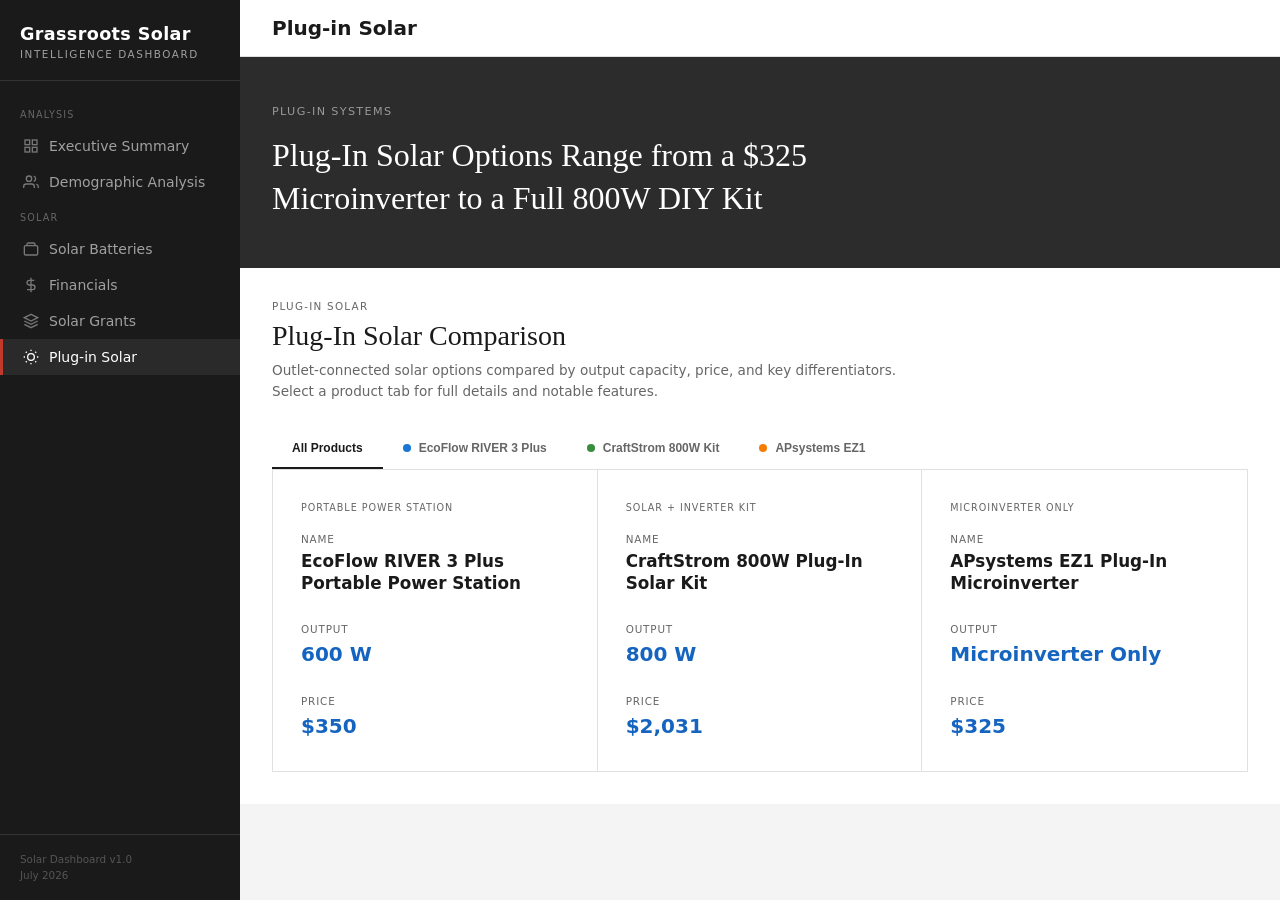
<file: plug-in-solar.html>
<!DOCTYPE html>
<html lang="en">
<head>
  <meta charset="UTF-8">
  <meta name="viewport" content="width=device-width, initial-scale=1.0">
  <title>Plug-in Solar — Solar Dashboard</title>
  <link rel="stylesheet" href="css/styles.css">
</head>
<body>
  <div class="layout">
    <aside class="sidebar">
      <div class="sidebar-brand">
        <div class="logo">Grassroots Solar</div>
        <div class="subtitle">Intelligence Dashboard</div>
      </div>
      <nav class="sidebar-nav">
        <div class="nav-group-label">Analysis</div>
        <a href="index.html" class="nav-link">
          <svg viewBox="0 0 24 24" fill="none" stroke="currentColor" stroke-width="2"><rect x="3" y="3" width="7" height="7"/><rect x="14" y="3" width="7" height="7"/><rect x="3" y="14" width="7" height="7"/><rect x="14" y="14" width="7" height="7"/></svg>
          Executive Summary
        </a>
        <a href="demographic-analysis.html" class="nav-link">
          <svg viewBox="0 0 24 24" fill="none" stroke="currentColor" stroke-width="2"><path d="M17 21v-2a4 4 0 0 0-4-4H5a4 4 0 0 0-4 4v2"/><circle cx="9" cy="7" r="4"/><path d="M23 21v-2a4 4 0 0 0-3-3.87"/><path d="M16 3.13a4 4 0 0 1 0 7.75"/></svg>
          Demographic Analysis
        </a>
        <div class="nav-group-label">Solar</div>
        <a href="solar-batteries.html" class="nav-link">
          <svg viewBox="0 0 24 24" fill="none" stroke="currentColor" stroke-width="2"><rect x="2" y="7" width="20" height="14" rx="2"/><path d="M6 7V5a2 2 0 0 1 2-2h8a2 2 0 0 1 2 2v2"/></svg>
          Solar Batteries
        </a>
        <a href="financials.html" class="nav-link">
          <svg viewBox="0 0 24 24" fill="none" stroke="currentColor" stroke-width="2"><line x1="12" y1="1" x2="12" y2="23"/><path d="M17 5H9.5a3.5 3.5 0 0 0 0 7h5a3.5 3.5 0 0 1 0 7H6"/></svg>
          Financials
        </a>
        <a href="solar-grants.html" class="nav-link">
          <svg viewBox="0 0 24 24" fill="none" stroke="currentColor" stroke-width="2"><path d="M12 2L2 7l10 5 10-5-10-5z"/><path d="M2 17l10 5 10-5"/><path d="M2 12l10 5 10-5"/></svg>
          Solar Grants
        </a>
        <a href="plug-in-solar.html" class="nav-link active">
          <svg viewBox="0 0 24 24" fill="none" stroke="currentColor" stroke-width="2"><circle cx="12" cy="12" r="5"/><line x1="12" y1="1" x2="12" y2="3"/><line x1="12" y1="21" x2="12" y2="23"/><line x1="4.22" y1="4.22" x2="5.64" y2="5.64"/><line x1="18.36" y1="18.36" x2="19.78" y2="19.78"/><line x1="1" y1="12" x2="3" y2="12"/><line x1="21" y1="12" x2="23" y2="12"/><line x1="4.22" y1="19.78" x2="5.64" y2="18.36"/><line x1="18.36" y1="5.64" x2="19.78" y2="4.22"/></svg>
          Plug-in Solar
        </a>
      </nav>
      <div class="sidebar-footer">
        Solar Dashboard v1.0<br>
        July 2026
      </div>
    </aside>

    <main class="main">
      <header class="page-header">
        <h1>Plug-in Solar</h1>      </header>

      <section class="hero">
        <div class="hero-label">Plug-in Systems</div>
        <h2 class="hero-title">Plug-In Solar Options Range from a $325 Microinverter to a Full 800W DIY Kit</h2>
      </section>

      <section class="content" style="padding: 0;">
        <div class="battery-section">
          <div class="battery-eyebrow">Plug-In Solar</div>
          <h2 class="battery-title">Plug-In Solar Comparison</h2>
          <p class="battery-description">
            Outlet-connected solar options compared by output capacity, price, and key differentiators.
            Select a product tab for full details and notable features.
          </p>

          <div class="battery-tabs">
            <button class="battery-tab active" data-target="overview">All Products</button>
            <button class="battery-tab" data-target="ecoflow">
              <span class="battery-tab-dot blue"></span> EcoFlow RIVER 3 Plus
            </button>
            <button class="battery-tab" data-target="craftstrom">
              <span class="battery-tab-dot green"></span> CraftStrom 800W Kit
            </button>
            <button class="battery-tab" data-target="apsystems">
              <span class="battery-tab-dot orange"></span> APsystems EZ1
            </button>
          </div>

          <!-- Overview panel: name, wattage, cost only -->
          <div class="battery-panel active" id="panel-overview">
            <div class="battery-overview-grid">
              <div class="battery-overview-col">
                <div class="battery-col-label">Portable Power Station</div>
                <div class="battery-metric">
                  <div class="battery-metric-label">Name</div>
                  <div class="battery-metric-value name">EcoFlow RIVER 3 Plus Portable Power Station</div>
                </div>
                <div class="battery-metric">
                  <div class="battery-metric-label">Output</div>
                  <div class="battery-metric-value">600 W</div>
                </div>
                <div class="battery-metric">
                  <div class="battery-metric-label">Price</div>
                  <div class="battery-metric-value">$350</div>
                </div>
              </div>
              <div class="battery-overview-col">
                <div class="battery-col-label">Solar + Inverter Kit</div>
                <div class="battery-metric">
                  <div class="battery-metric-label">Name</div>
                  <div class="battery-metric-value name">CraftStrom 800W Plug-In Solar Kit</div>
                </div>
                <div class="battery-metric">
                  <div class="battery-metric-label">Output</div>
                  <div class="battery-metric-value">800 W</div>
                </div>
                <div class="battery-metric">
                  <div class="battery-metric-label">Price</div>
                  <div class="battery-metric-value">$2,031</div>
                </div>
              </div>
              <div class="battery-overview-col">
                <div class="battery-col-label">Microinverter Only</div>
                <div class="battery-metric">
                  <div class="battery-metric-label">Name</div>
                  <div class="battery-metric-value name">APsystems EZ1 Plug-In Microinverter</div>
                </div>
                <div class="battery-metric">
                  <div class="battery-metric-label">Output</div>
                  <div class="battery-metric-value">Microinverter Only</div>
                </div>
                <div class="battery-metric">
                  <div class="battery-metric-label">Price</div>
                  <div class="battery-metric-value">$325</div>
                </div>
              </div>
            </div>
          </div>

          <!-- EcoFlow RIVER 3 Plus panel -->
          <div class="battery-panel" id="panel-ecoflow">
            <div class="battery-detail">
              <div class="battery-detail-layout">
                <div class="battery-detail-image">
                  <img src="images/ecoflow-river-3-plus.png" alt="EcoFlow RIVER 3 Plus Portable Power Station with foldable solar panel">
                </div>
                <div class="battery-detail-content">
                  <div class="battery-detail-header">
                    <div>
                      <div class="battery-detail-name">EcoFlow RIVER 3 Plus Portable Power Station</div>
                    </div>
                    <div class="battery-detail-specs">
                      <div class="battery-detail-spec">
                        <div class="label">Output</div>
                        <div class="value">600 W</div>
                      </div>
                      <div class="battery-detail-spec">
                        <div class="label">Price</div>
                        <div class="value">$350</div>
                      </div>
                    </div>
                  </div>
                  <div class="battery-features-label">Notable Features</div>
                  <p class="battery-features-text">
                    A 286Wh LiFePO4 battery paired with a 45W foldable solar panel, giving customers a self-contained
                    unit that both generates and stores power rather than requiring a separate battery purchase.
                    Rated for 600W of continuous output with X-Boost surge support up to 1200W, it can run most
                    small household electronics and recharges fully from solar in roughly 1.5 hours with a full
                    220W solar input. Its compact, sub-11-lb design and 3,000-cycle lifespan make it a strong fit
                    for customers who want an entry-level, highly portable option that doubles as backup power and
                    an outdoor companion, with the flexibility to expand storage capacity later with an add-on battery.
                  </p>
                </div>
              </div>
            </div>
          </div>

          <!-- CraftStrom 800W Kit panel -->
          <div class="battery-panel" id="panel-craftstrom">
            <div class="battery-detail">
              <div class="battery-detail-layout">
                <div class="battery-detail-image">
                  <img src="images/craftstrom-800w-kit.png" alt="CraftStrom 800W plug-in solar kit with four bifacial panels and smart inverters">
                </div>
                <div class="battery-detail-content">
                  <div class="battery-detail-header">
                    <div>
                      <div class="battery-detail-name">CraftStrom 800W Plug-In Solar Kit</div>
                    </div>
                    <div class="battery-detail-specs">
                      <div class="battery-detail-spec">
                        <div class="label">Output</div>
                        <div class="value">800 W</div>
                      </div>
                      <div class="battery-detail-spec">
                        <div class="label">Price</div>
                        <div class="value">$2,031</div>
                      </div>
                    </div>
                  </div>
                  <div class="battery-features-label">Notable Features</div>
                  <p class="battery-features-text">
                    A complete DIY solar kit including four 200W bifacial panels, two 400W smart inverters
                    certified to UL 1741 and IEEE 1547, a Smart PowerMeter, and mounting hardware, all
                    designed to be installed by the homeowner without a licensed electrician or utility
                    interconnection agreement. The system connects to any standard outlet and can produce
                    roughly 1,800–1,900 kWh per year, meaningfully offsetting always-on loads like
                    refrigerators, routers, and lighting. It's a strong fit for customers who want a full,
                    scalable plug-in system out of the box and are comfortable with a larger upfront investment
                    in exchange for the highest output in this category.
                  </p>
                </div>
              </div>
            </div>
          </div>

          <!-- APsystems EZ1 panel -->
          <div class="battery-panel" id="panel-apsystems">
            <div class="battery-detail">
              <div class="battery-detail-layout">
                <div class="battery-detail-image">
                  <img src="images/apsystems-ez1.png" alt="APsystems EZ1 plug-in microinverter with wall outlet plug">
                </div>
                <div class="battery-detail-content">
                  <div class="battery-detail-header">
                    <div>
                      <div class="battery-detail-name">APsystems EZ1 Plug-In Microinverter</div>
                    </div>
                    <div class="battery-detail-specs">
                      <div class="battery-detail-spec">
                        <div class="label">Output</div>
                        <div class="value">Microinverter Only</div>
                      </div>
                      <div class="battery-detail-spec">
                        <div class="label">Price</div>
                        <div class="value">$325</div>
                      </div>
                    </div>
                  </div>
                  <div class="battery-features-label">Notable Features</div>
                  <p class="battery-features-text">
                    A grid-tied, microinverter-only unit with no built-in battery, giving customers full flexibility
                    to choose their own solar panels rather than being locked into a fixed kit. Dual independent
                    MPPT channels support two panels per unit — recommended in the 315W to 660W range — and built-in
                    Wi-Fi and Bluetooth connect directly to the APsystems app for real-time monitoring without an
                    external gateway. It plugs into a standard outlet with the included power cord and is backed
                    by a 12-year warranty once registered. This is the best option for customers who already own
                    or plan to source their own panels and want the lowest-cost entry point into plug-in solar.
                  </p>
                </div>
              </div>
            </div>
          </div>

        </div>
      </section>
    </main>
  </div>

  <script>
    document.querySelectorAll('.battery-tab').forEach(function (tab) {
      tab.addEventListener('click', function () {
        document.querySelectorAll('.battery-tab').forEach(function (t) { t.classList.remove('active'); });
        document.querySelectorAll('.battery-panel').forEach(function (p) { p.classList.remove('active'); });
        tab.classList.add('active');
        document.getElementById('panel-' + tab.dataset.target).classList.add('active');
      });
    });
  </script>
</body>
</html>
</file>
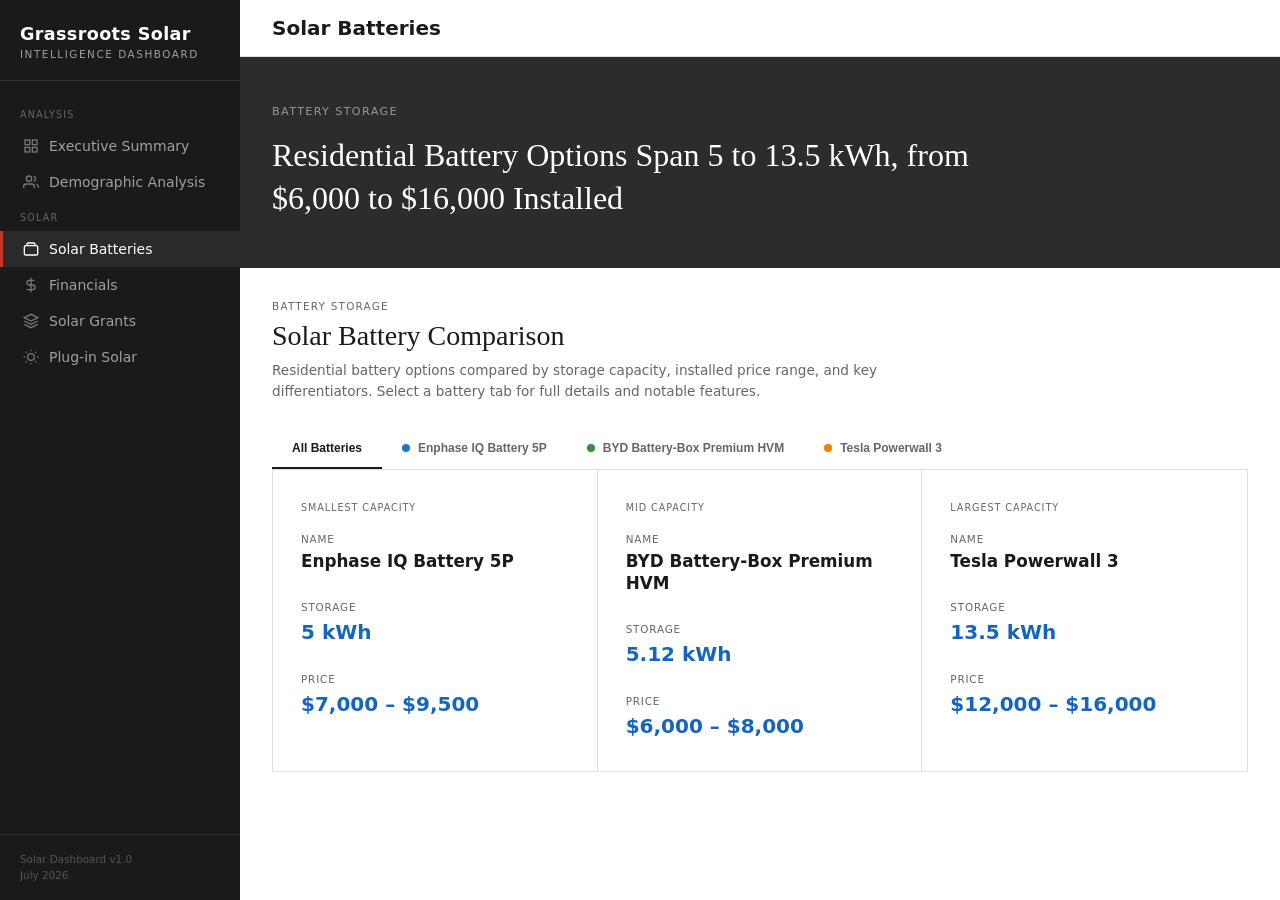
<file: solar-batteries.html>
<!DOCTYPE html>
<html lang="en">
<head>
  <meta charset="UTF-8">
  <meta name="viewport" content="width=device-width, initial-scale=1.0">
  <title>Solar Batteries — Solar Dashboard</title>
  <link rel="stylesheet" href="css/styles.css">
</head>
<body>
  <div class="layout">
    <aside class="sidebar">
      <div class="sidebar-brand">
        <div class="logo">Grassroots Solar</div>
        <div class="subtitle">Intelligence Dashboard</div>
      </div>
      <nav class="sidebar-nav">
        <div class="nav-group-label">Analysis</div>
        <a href="index.html" class="nav-link">
          <svg viewBox="0 0 24 24" fill="none" stroke="currentColor" stroke-width="2"><rect x="3" y="3" width="7" height="7"/><rect x="14" y="3" width="7" height="7"/><rect x="3" y="14" width="7" height="7"/><rect x="14" y="14" width="7" height="7"/></svg>
          Executive Summary
        </a>
        <a href="demographic-analysis.html" class="nav-link">
          <svg viewBox="0 0 24 24" fill="none" stroke="currentColor" stroke-width="2"><path d="M17 21v-2a4 4 0 0 0-4-4H5a4 4 0 0 0-4 4v2"/><circle cx="9" cy="7" r="4"/><path d="M23 21v-2a4 4 0 0 0-3-3.87"/><path d="M16 3.13a4 4 0 0 1 0 7.75"/></svg>
          Demographic Analysis
        </a>
        <div class="nav-group-label">Solar</div>
        <a href="solar-batteries.html" class="nav-link active">
          <svg viewBox="0 0 24 24" fill="none" stroke="currentColor" stroke-width="2"><rect x="2" y="7" width="20" height="14" rx="2"/><path d="M6 7V5a2 2 0 0 1 2-2h8a2 2 0 0 1 2 2v2"/></svg>
          Solar Batteries
        </a>
        <a href="financials.html" class="nav-link">
          <svg viewBox="0 0 24 24" fill="none" stroke="currentColor" stroke-width="2"><line x1="12" y1="1" x2="12" y2="23"/><path d="M17 5H9.5a3.5 3.5 0 0 0 0 7h5a3.5 3.5 0 0 1 0 7H6"/></svg>
          Financials
        </a>
        <a href="solar-grants.html" class="nav-link">
          <svg viewBox="0 0 24 24" fill="none" stroke="currentColor" stroke-width="2"><path d="M12 2L2 7l10 5 10-5-10-5z"/><path d="M2 17l10 5 10-5"/><path d="M2 12l10 5 10-5"/></svg>
          Solar Grants
        </a>
        <a href="plug-in-solar.html" class="nav-link">
          <svg viewBox="0 0 24 24" fill="none" stroke="currentColor" stroke-width="2"><circle cx="12" cy="12" r="5"/><line x1="12" y1="1" x2="12" y2="3"/><line x1="12" y1="21" x2="12" y2="23"/><line x1="4.22" y1="4.22" x2="5.64" y2="5.64"/><line x1="18.36" y1="18.36" x2="19.78" y2="19.78"/><line x1="1" y1="12" x2="3" y2="12"/><line x1="21" y1="12" x2="23" y2="12"/><line x1="4.22" y1="19.78" x2="5.64" y2="18.36"/><line x1="18.36" y1="5.64" x2="19.78" y2="4.22"/></svg>
          Plug-in Solar
        </a>
      </nav>
      <div class="sidebar-footer">
        Solar Dashboard v1.0<br>
        July 2026
      </div>
    </aside>

    <main class="main">
      <header class="page-header">
        <h1>Solar Batteries</h1>      </header>

      <section class="hero">
        <div class="hero-label">Battery Storage</div>
        <h2 class="hero-title">Residential Battery Options Span 5 to 13.5 kWh, from $6,000 to $16,000 Installed</h2>
      </section>

      <section class="battery-section">
        <div class="battery-eyebrow">Battery Storage</div>
        <h2 class="battery-title">Solar Battery Comparison</h2>
        <p class="battery-description">
          Residential battery options compared by storage capacity, installed price range, and key differentiators.
          Select a battery tab for full details and notable features.
        </p>

        <div class="battery-tabs">
          <button class="battery-tab active" data-battery="all">All Batteries</button>
          <button class="battery-tab" data-battery="enphase">
            <span class="battery-tab-dot blue"></span>
            Enphase IQ Battery 5P
          </button>
          <button class="battery-tab" data-battery="byd">
            <span class="battery-tab-dot green"></span>
            BYD Battery-Box Premium HVM
          </button>
          <button class="battery-tab" data-battery="tesla">
            <span class="battery-tab-dot orange"></span>
            Tesla Powerwall 3
          </button>
        </div>

        <!-- Overview: all batteries, ordered by size -->
        <div class="battery-panel active" id="panel-all">
          <div class="battery-overview-grid">
            <div class="battery-overview-col">
              <div class="battery-col-label">Smallest Capacity</div>
              <div class="battery-metric">
                <div class="battery-metric-label">Name</div>
                <div class="battery-metric-value name">Enphase IQ Battery 5P</div>
              </div>
              <div class="battery-metric">
                <div class="battery-metric-label">Storage</div>
                <div class="battery-metric-value">5 kWh</div>
              </div>
              <div class="battery-metric">
                <div class="battery-metric-label">Price</div>
                <div class="battery-metric-value">$7,000 – $9,500</div>
              </div>
            </div>

            <div class="battery-overview-col">
              <div class="battery-col-label">Mid Capacity</div>
              <div class="battery-metric">
                <div class="battery-metric-label">Name</div>
                <div class="battery-metric-value name">BYD Battery-Box Premium HVM</div>
              </div>
              <div class="battery-metric">
                <div class="battery-metric-label">Storage</div>
                <div class="battery-metric-value">5.12 kWh</div>
              </div>
              <div class="battery-metric">
                <div class="battery-metric-label">Price</div>
                <div class="battery-metric-value">$6,000 – $8,000</div>
              </div>
            </div>

            <div class="battery-overview-col">
              <div class="battery-col-label">Largest Capacity</div>
              <div class="battery-metric">
                <div class="battery-metric-label">Name</div>
                <div class="battery-metric-value name">Tesla Powerwall 3</div>
              </div>
              <div class="battery-metric">
                <div class="battery-metric-label">Storage</div>
                <div class="battery-metric-value">13.5 kWh</div>
              </div>
              <div class="battery-metric">
                <div class="battery-metric-label">Price</div>
                <div class="battery-metric-value">$12,000 – $16,000</div>
              </div>
            </div>
          </div>
        </div>

        <!-- Enphase detail -->
        <div class="battery-panel" id="panel-enphase">
          <div class="battery-detail">
            <div class="battery-detail-layout">
              <div class="battery-detail-image">
                <img src="images/enphase-iq-battery.png" alt="Enphase IQ Battery 5P">
              </div>
              <div class="battery-detail-content">
                <div class="battery-detail-header">
                  <div>
                    <div class="battery-detail-name">Enphase IQ Battery 5P</div>
                  </div>
                  <div class="battery-detail-specs">
                    <div class="battery-detail-spec">
                      <div class="label">Storage</div>
                      <div class="value">5 kWh</div>
                    </div>
                    <div class="battery-detail-spec">
                      <div class="label">Price</div>
                      <div class="value">$7,000 – $9,500</div>
                    </div>
                  </div>
                </div>
                <div class="battery-features-label">Notable Features</div>
                <p class="battery-features-text">
                  Best for matched, modular fit. AC coupled so easy retrofit if you already have solar.
                  Carries a 15-year, 6,000 cycle warranty. Good if you want to start small and scale up gradually.
                </p>
              </div>
            </div>
          </div>
        </div>

        <!-- BYD detail -->
        <div class="battery-panel" id="panel-byd">
          <div class="battery-detail">
            <div class="battery-detail-layout">
              <div class="battery-detail-image">
                <img src="images/byd-battery-box.png" alt="BYD Battery-Box Premium HVM">
              </div>
              <div class="battery-detail-content">
                <div class="battery-detail-header">
                  <div>
                    <div class="battery-detail-name">BYD Battery-Box Premium HVM</div>
                  </div>
                  <div class="battery-detail-specs">
                    <div class="battery-detail-spec">
                      <div class="label">Storage</div>
                      <div class="value">5.12 kWh</div>
                    </div>
                    <div class="battery-detail-spec">
                      <div class="label">Price</div>
                      <div class="value">$6,000 – $8,000</div>
                    </div>
                  </div>
                </div>
                <div class="battery-features-label">Notable Features</div>
                <p class="battery-features-text">
                  Compatible with 20+ inverter brands with 10 year warranty.
                  Can add modules up to 12.8 kWh within the same HVS tower.
                </p>
              </div>
            </div>
          </div>
        </div>

        <!-- Tesla detail -->
        <div class="battery-panel" id="panel-tesla">
          <div class="battery-detail">
            <div class="battery-detail-layout">
              <div class="battery-detail-image">
                <img src="images/tesla-powerwall.png" alt="Tesla Powerwall 3">
              </div>
              <div class="battery-detail-content">
                <div class="battery-detail-header">
                  <div>
                    <div class="battery-detail-name">Tesla Powerwall 3</div>
                  </div>
                  <div class="battery-detail-specs">
                    <div class="battery-detail-spec">
                      <div class="label">Storage</div>
                      <div class="value">13.5 kWh</div>
                    </div>
                    <div class="battery-detail-spec">
                      <div class="label">Price</div>
                      <div class="value">$12,000 – $16,000</div>
                    </div>
                  </div>
                </div>
                <div class="battery-features-label">Notable Features</div>
                <p class="battery-features-text">
                  Best if you want backup power and headroom. Built in inverter with 11.5 kW continuous output,
                  can run larger loads like AC or well pump during an outage.
                </p>
              </div>
            </div>
          </div>
        </div>
      </section>
    </main>
  </div>

  <script>
    document.querySelectorAll('.battery-tab').forEach(function (btn) {
      btn.addEventListener('click', function () {
        document.querySelectorAll('.battery-tab').forEach(function (b) {
          b.classList.remove('active');
        });
        btn.classList.add('active');

        var battery = btn.dataset.battery;
        document.querySelectorAll('.battery-panel').forEach(function (panel) {
          panel.classList.remove('active');
        });
        document.getElementById('panel-' + battery).classList.add('active');
      });
    });
  </script>
</body>
</html>
</file>
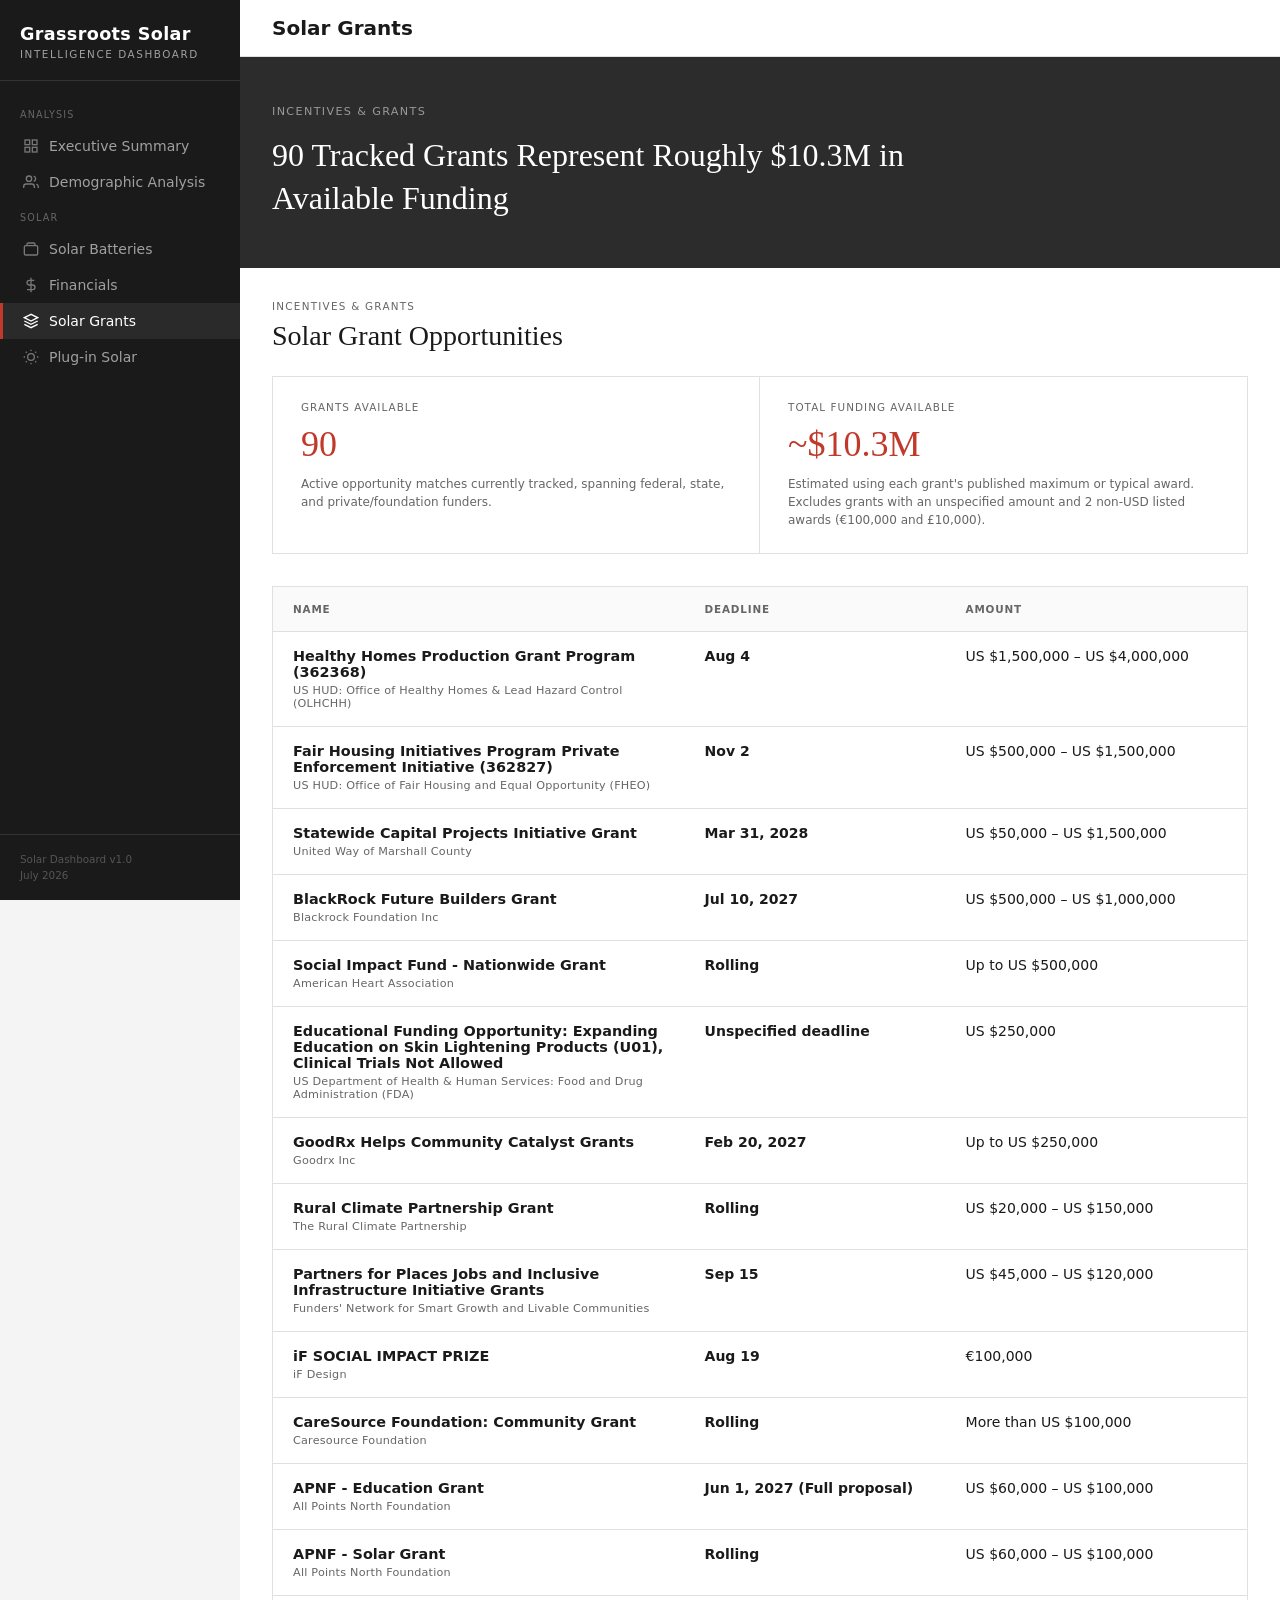
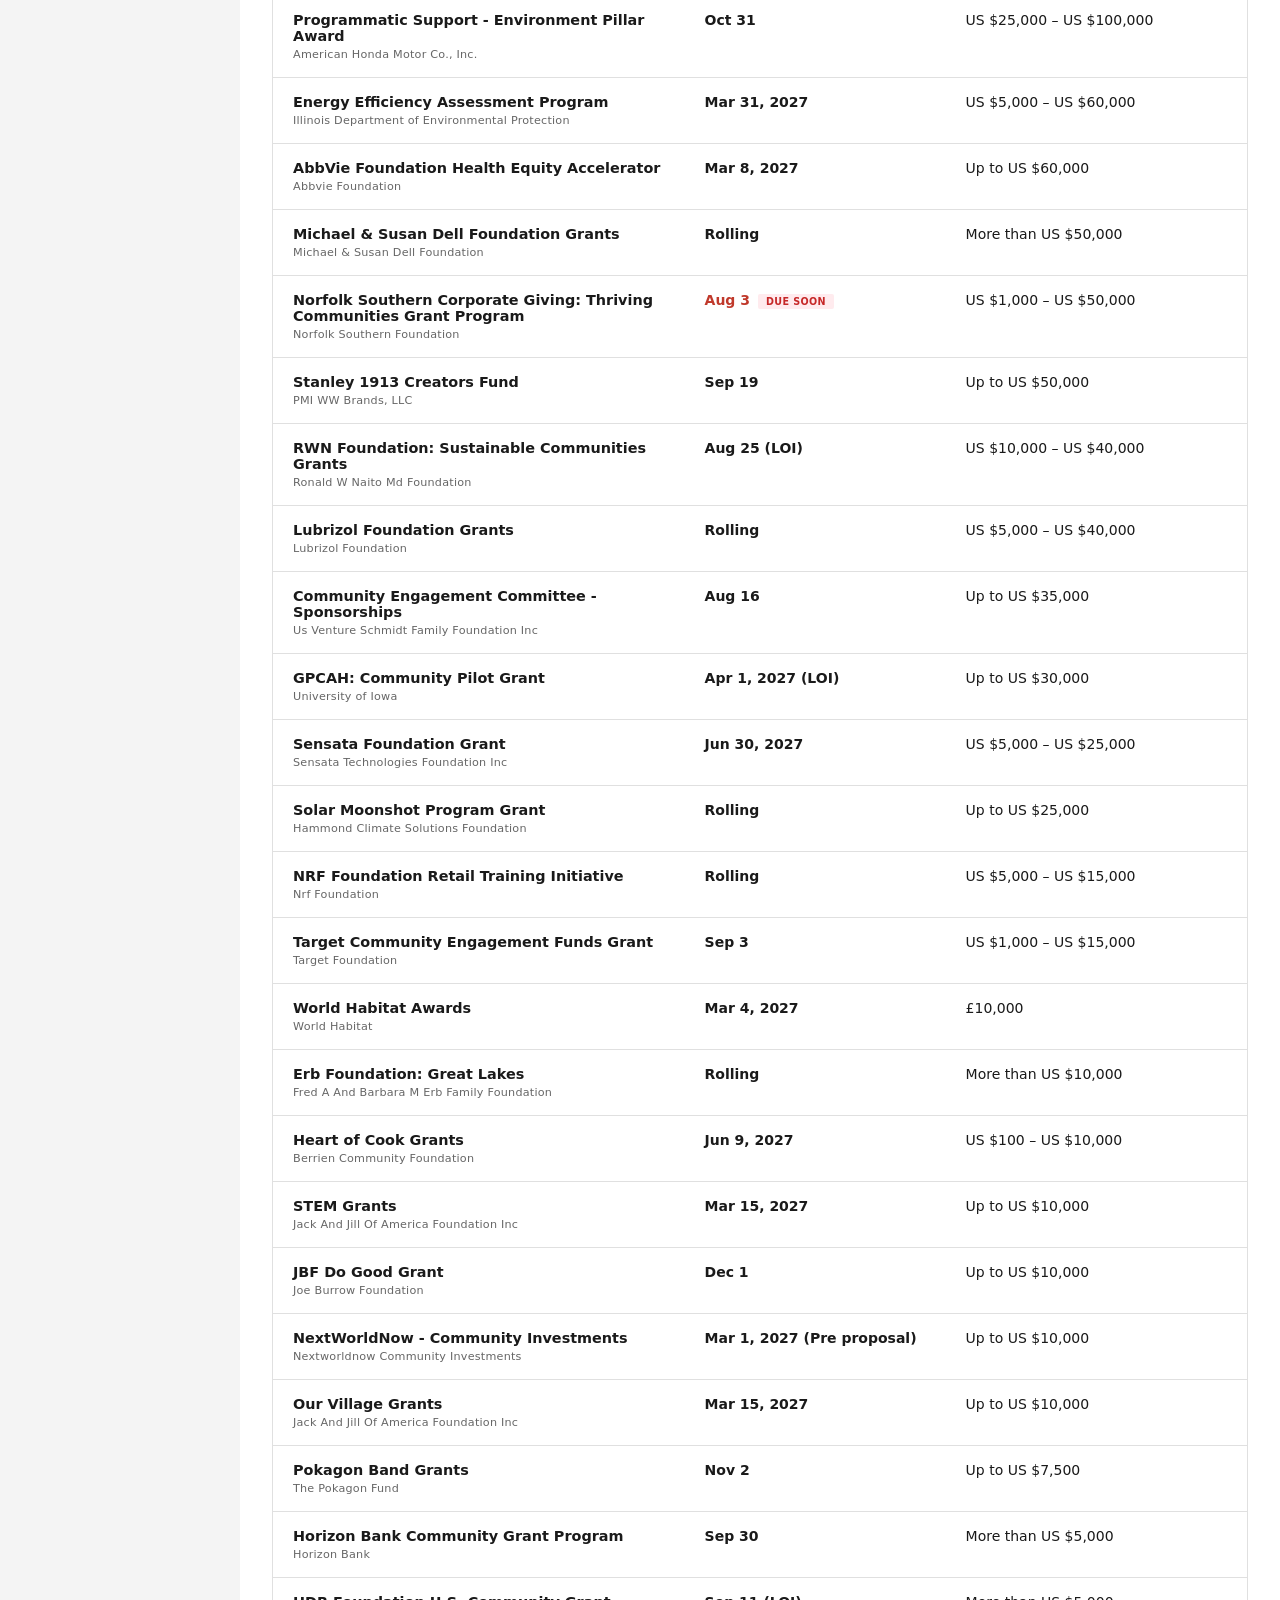
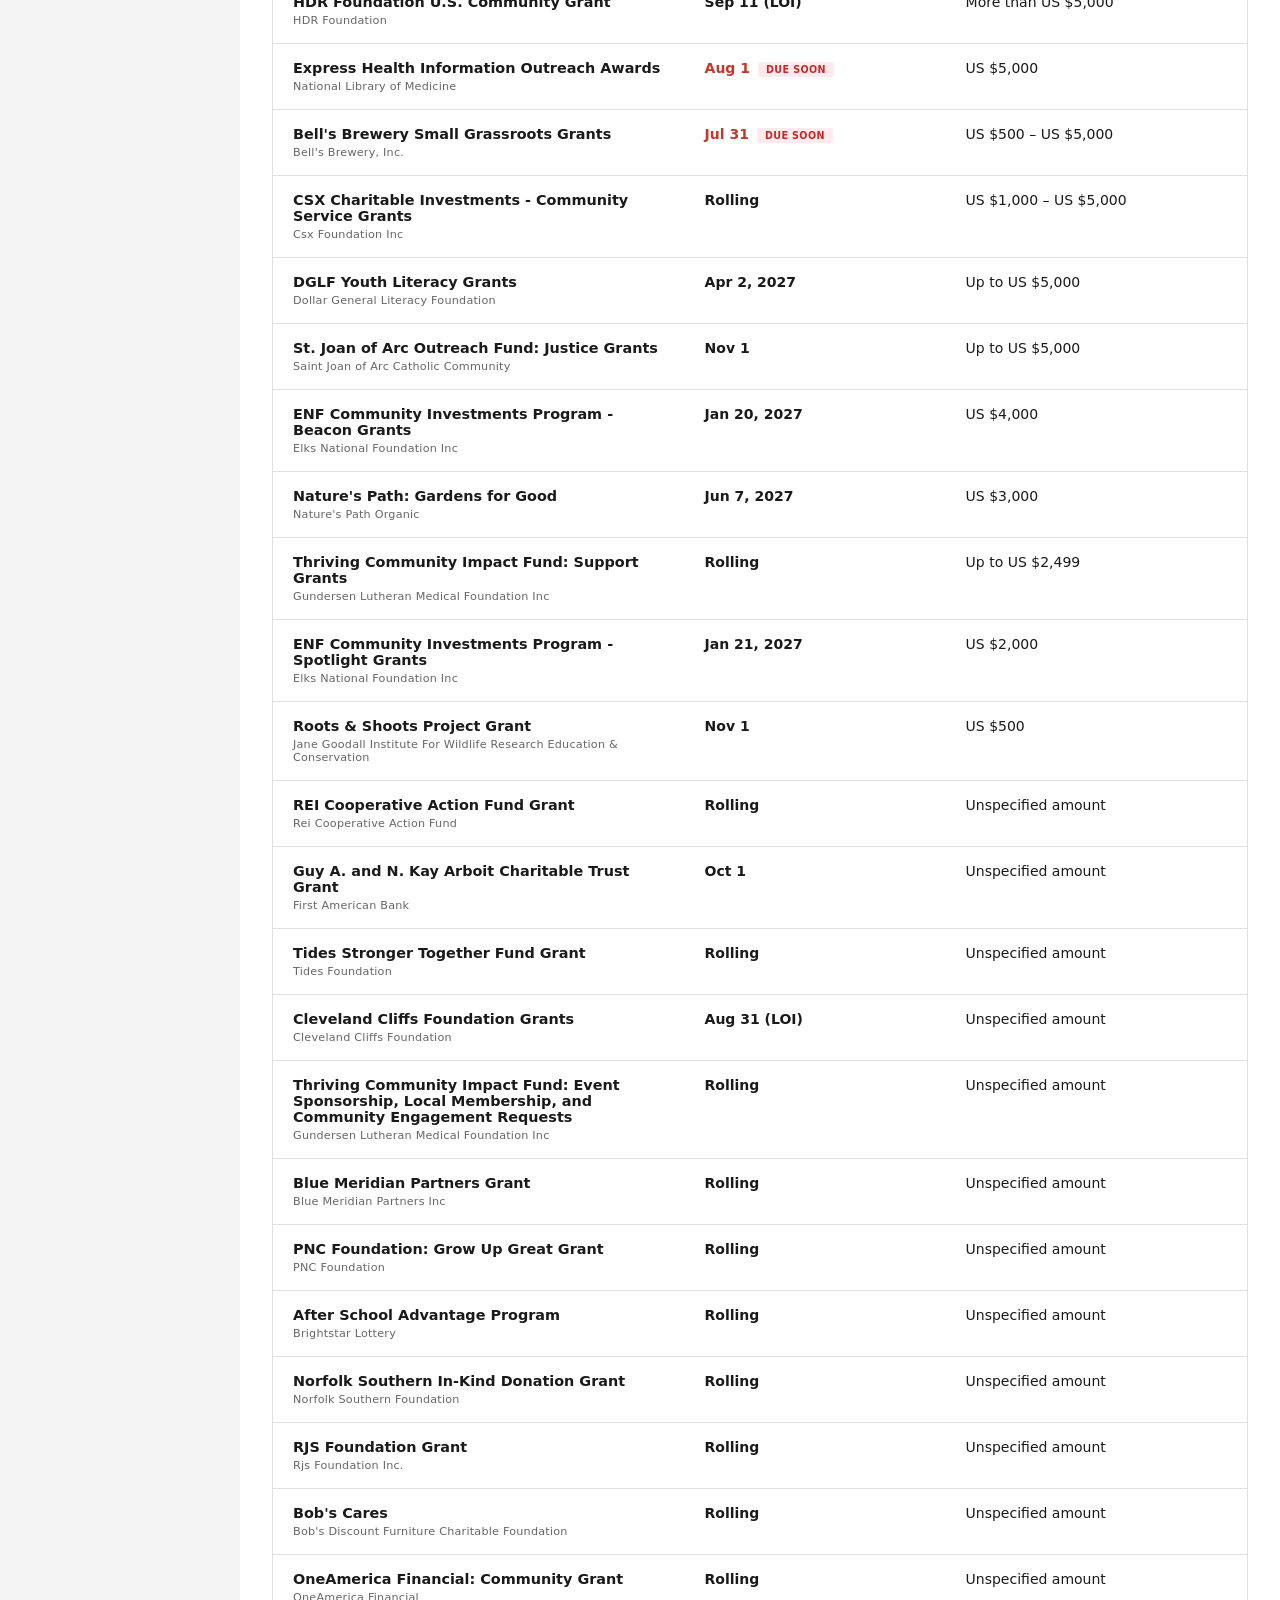
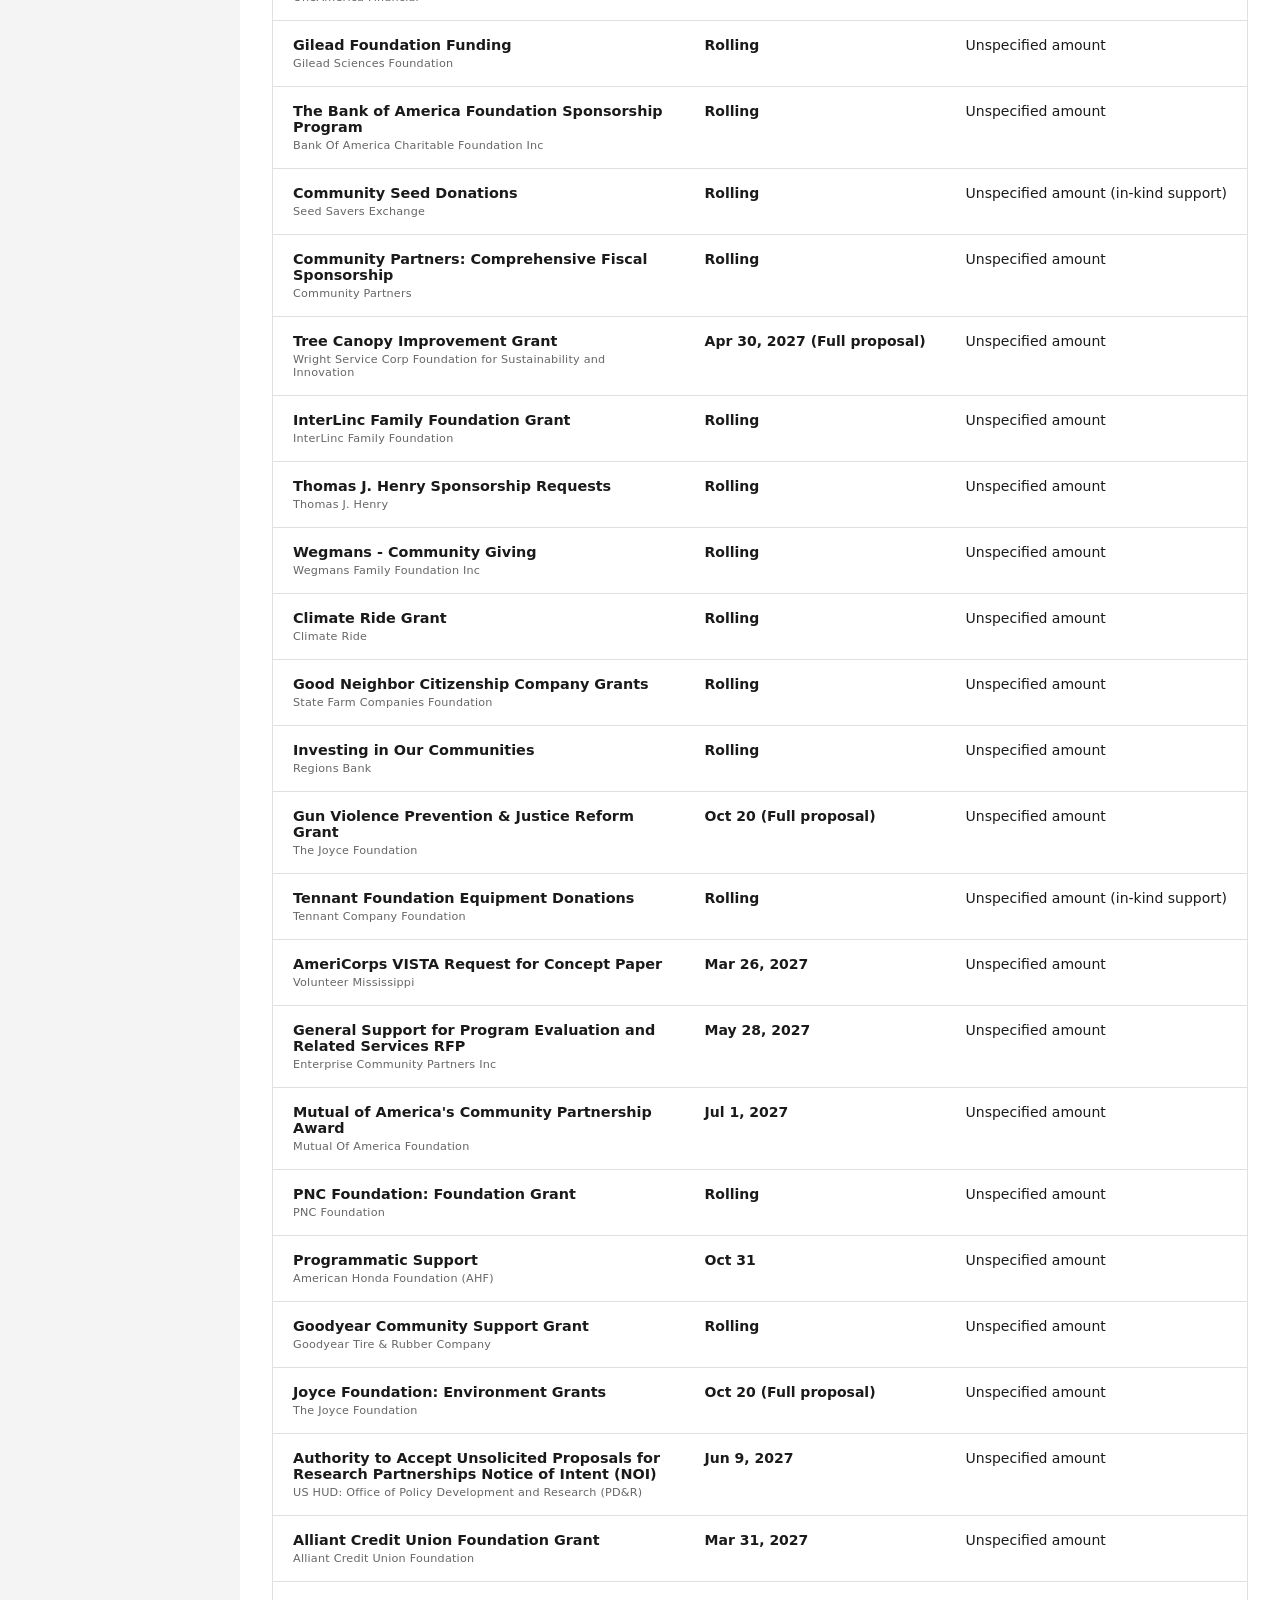
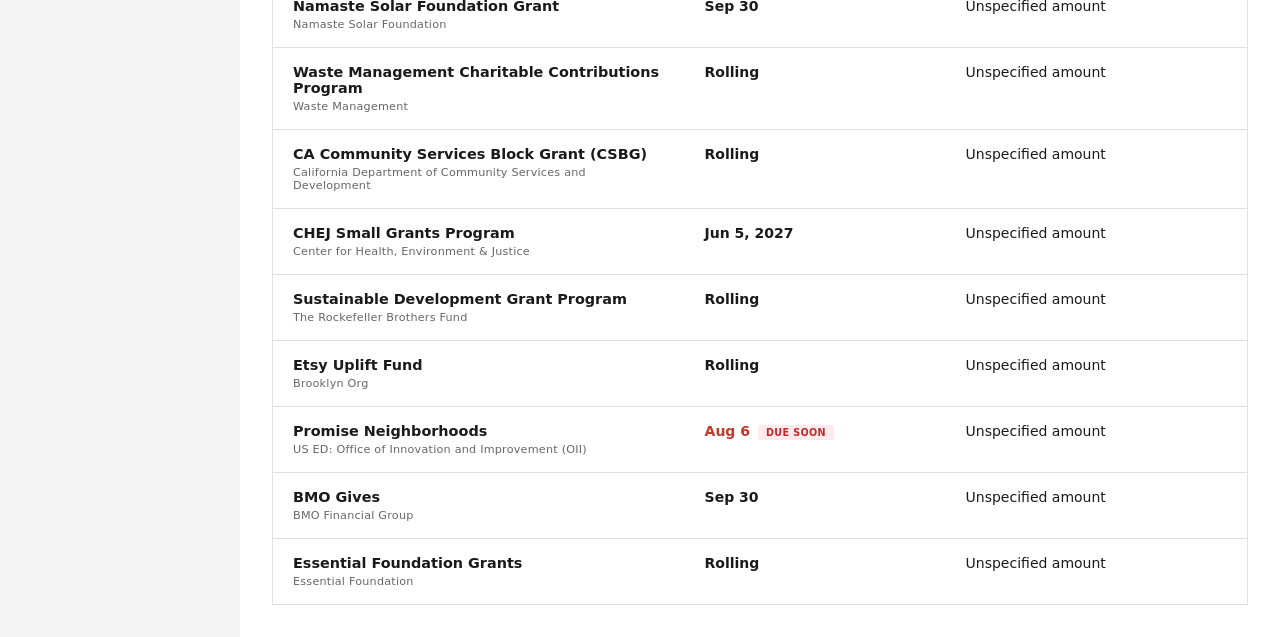
<file: solar-grants.html>
<!DOCTYPE html>
<html lang="en">
<head>
  <meta charset="UTF-8">
  <meta name="viewport" content="width=device-width, initial-scale=1.0">
  <title>Solar Grants — Solar Dashboard</title>
  <style>
*,
*::before,
*::after {
  box-sizing: border-box;
  margin: 0;
  padding: 0;
}

:root {
  --sidebar-bg: #1a1a1a;
  --sidebar-text: #a0a0a0;
  --sidebar-text-active: #ffffff;
  --sidebar-active-bar: #c0392b;
  --sidebar-hover: #2a2a2a;
  --main-bg: #f4f4f4;
  --header-bg: #ffffff;
  --hero-bg: #2c2c2c;
  --text-primary: #1a1a1a;
  --text-muted: #666666;
  --accent-red: #c0392b;
  --border-light: #e0e0e0;
  --font-sans: "Segoe UI", system-ui, -apple-system, sans-serif;
  --font-serif: Georgia, "Times New Roman", serif;
}

html,
body {
  height: 100%;
  font-family: var(--font-sans);
  color: var(--text-primary);
  background: var(--main-bg);
}

.layout {
  display: flex;
  min-height: 100vh;
}

/* Sidebar */
.sidebar {
  width: 240px;
  min-width: 240px;
  background: var(--sidebar-bg);
  color: var(--sidebar-text);
  display: flex;
  flex-direction: column;
  position: fixed;
  top: 0;
  left: 0;
  bottom: 0;
  z-index: 100;
}

.sidebar-brand {
  padding: 24px 20px 20px;
  border-bottom: 1px solid #333;
}

.sidebar-brand .logo {
  font-size: 1.1rem;
  font-weight: 700;
  color: #fff;
  letter-spacing: 0.02em;
}

.sidebar-brand .subtitle {
  font-size: 0.65rem;
  letter-spacing: 0.15em;
  text-transform: uppercase;
  color: var(--sidebar-text);
  margin-top: 4px;
}

.sidebar-nav {
  flex: 1;
  padding: 16px 0;
  overflow-y: auto;
}

.nav-group-label {
  font-size: 0.6rem;
  letter-spacing: 0.12em;
  text-transform: uppercase;
  color: #666;
  padding: 12px 20px 8px;
}

.nav-link {
  display: flex;
  align-items: center;
  gap: 10px;
  padding: 10px 20px;
  color: var(--sidebar-text);
  text-decoration: none;
  font-size: 0.875rem;
  transition: background 0.15s, color 0.15s;
  border-left: 3px solid transparent;
}

.nav-link:hover {
  background: var(--sidebar-hover);
  color: var(--sidebar-text-active);
}

.nav-link.active {
  background: var(--sidebar-hover);
  color: var(--sidebar-text-active);
  border-left-color: var(--sidebar-active-bar);
}

.nav-link svg {
  width: 16px;
  height: 16px;
  flex-shrink: 0;
  opacity: 0.7;
}

.nav-link.active svg {
  opacity: 1;
}

.sidebar-footer {
  padding: 16px 20px;
  font-size: 0.65rem;
  color: #555;
  border-top: 1px solid #333;
  line-height: 1.6;
}

/* Main content */
.main {
  flex: 1;
  margin-left: 240px;
  display: flex;
  flex-direction: column;
  min-height: 100vh;
}

.page-header {
  background: var(--header-bg);
  border-bottom: 1px solid var(--border-light);
  padding: 16px 32px;
  display: flex;
  align-items: center;
  justify-content: space-between;
}

.page-header h1 {
  font-size: 1.25rem;
  font-weight: 600;
}

.page-header-actions {
  display: flex;
  gap: 10px;
  align-items: center;
}

.btn {
  padding: 8px 16px;
  font-size: 0.75rem;
  font-weight: 600;
  letter-spacing: 0.05em;
  text-transform: uppercase;
  border: none;
  cursor: pointer;
  border-radius: 2px;
}

.btn-outline {
  background: transparent;
  border: 1px solid var(--border-light);
  color: var(--text-muted);
}

.btn-primary {
  background: var(--accent-red);
  color: #fff;
}

.hero {
  background: var(--hero-bg);
  color: #fff;
  padding: 48px 32px;
}

.hero-label {
  font-size: 0.7rem;
  letter-spacing: 0.12em;
  text-transform: uppercase;
  color: #999;
  margin-bottom: 16px;
}

.hero-title {
  font-family: var(--font-serif);
  font-size: 2rem;
  font-weight: 400;
  line-height: 1.35;
  max-width: 720px;
}

.content {
  padding: 32px;
  flex: 1;
}

.content-placeholder {
  background: #fff;
  border: 1px dashed var(--border-light);
  border-radius: 4px;
  padding: 64px 32px;
  text-align: center;
  color: var(--text-muted);
}

.content-placeholder h2 {
  font-size: 1.1rem;
  font-weight: 600;
  color: var(--text-primary);
  margin-bottom: 8px;
}

.content-placeholder p {
  font-size: 0.9rem;
}

/* Scorecard matrix */
.scorecard-section {
  background: #fff;
  padding: 32px;
  flex: 1;
}

.scorecard-eyebrow {
  font-size: 0.65rem;
  letter-spacing: 0.12em;
  text-transform: uppercase;
  color: var(--text-muted);
  margin-bottom: 8px;
}

.scorecard-title {
  font-family: var(--font-serif);
  font-size: 1.75rem;
  font-weight: 400;
  margin-bottom: 12px;
}

.scorecard-legend {
  font-size: 0.8rem;
  color: var(--text-muted);
  margin-bottom: 24px;
  line-height: 1.5;
}

.scorecard-legend .signal-green { color: #2e7d32; font-weight: 600; }
.scorecard-legend .signal-amber { color: #e65100; font-weight: 600; }
.scorecard-legend .signal-red   { color: #c62828; font-weight: 600; }

.market-filters {
  display: flex;
  gap: 0;
  margin-bottom: 0;
  border-bottom: 1px solid var(--border-light);
}

.market-filter {
  padding: 10px 20px;
  font-size: 0.7rem;
  font-weight: 600;
  letter-spacing: 0.06em;
  text-transform: uppercase;
  background: transparent;
  border: none;
  border-bottom: 2px solid transparent;
  color: var(--text-muted);
  cursor: pointer;
  transition: color 0.15s, border-color 0.15s, background 0.15s;
}

.market-filter:hover {
  color: var(--text-primary);
}

.market-filter.active {
  background: var(--text-primary);
  color: #fff;
  border-bottom-color: var(--text-primary);
}

.scorecard-table-wrap {
  overflow-x: auto;
}

.scorecard-table {
  width: 100%;
  border-collapse: collapse;
  font-size: 0.875rem;
}

.scorecard-table thead th {
  text-align: left;
  padding: 16px 20px;
  font-size: 0.65rem;
  font-weight: 700;
  letter-spacing: 0.08em;
  text-transform: uppercase;
  color: var(--text-muted);
  border-bottom: 1px solid var(--border-light);
  background: #fafafa;
}

.scorecard-table thead th.market-col {
  text-align: center;
}

.market-header {
  display: flex;
  flex-direction: column;
  align-items: center;
  gap: 6px;
}

.market-dot {
  width: 10px;
  height: 10px;
  border-radius: 50%;
  display: inline-block;
}

.market-dot.blue   { background: #1976d2; }
.market-dot.green  { background: #388e3c; }

.scorecard-table tbody tr {
  border-bottom: 1px solid var(--border-light);
}

.scorecard-table tbody tr:hover {
  background: #fafafa;
}

.scorecard-table td {
  padding: 18px 20px;
  vertical-align: middle;
}

.scorecard-table td.kpi-cell {
  min-width: 220px;
}

.kpi-name {
  font-weight: 600;
  font-size: 0.9rem;
  margin-bottom: 4px;
}

.kpi-category {
  font-size: 0.6rem;
  letter-spacing: 0.08em;
  text-transform: uppercase;
  color: var(--text-muted);
}

.scorecard-table td.value-cell {
  text-align: center;
  min-width: 180px;
}

.cell-value {
  font-size: 1.1rem;
  font-weight: 600;
  margin-bottom: 8px;
}

.status-pill {
  display: inline-block;
  padding: 3px 10px;
  font-size: 0.65rem;
  font-weight: 700;
  letter-spacing: 0.04em;
  text-transform: uppercase;
  border-radius: 2px;
}

.status-pill.green {
  background: #e8f5e9;
  color: #2e7d32;
}

.status-pill.amber {
  background: #fff3e0;
  color: #e65100;
}

.status-pill.red {
  background: #ffebee;
  color: #c62828;
}

.scorecard-table .col-hidden {
  display: none;
}

/* Income map section */
.map-section {
  margin-top: 48px;
  padding-top: 32px;
  border-top: 1px solid var(--border-light);
}

.map-section-eyebrow {
  font-size: 0.65rem;
  letter-spacing: 0.12em;
  text-transform: uppercase;
  color: var(--text-muted);
  margin-bottom: 8px;
}

.map-section-title {
  font-family: var(--font-serif);
  font-size: 1.5rem;
  font-weight: 400;
  margin-bottom: 20px;
}

.map-tabs {
  display: flex;
  gap: 0;
  margin-bottom: 0;
  border-bottom: 1px solid var(--border-light);
}

.map-tab {
  padding: 10px 20px;
  font-size: 0.7rem;
  font-weight: 600;
  letter-spacing: 0.06em;
  text-transform: uppercase;
  background: transparent;
  border: none;
  border-bottom: 2px solid transparent;
  color: var(--text-muted);
  cursor: pointer;
  transition: color 0.15s, border-color 0.15s, background 0.15s;
}

.map-tab:hover {
  color: var(--text-primary);
}

.map-tab.active {
  background: var(--text-primary);
  color: #fff;
  border-bottom-color: var(--text-primary);
}

.map-frame-wrap {
  position: relative;
  width: 100%;
  background: #f9f9f9;
  border: 1px solid var(--border-light);
  border-top: none;
}

.map-frame {
  display: none;
  width: 100%;
  height: 600px;
  border: none;
}

.map-frame.active {
  display: block;
}

.map-attribution {
  padding: 12px 16px;
  font-size: 0.75rem;
  color: var(--text-muted);
  background: #fafafa;
  border-top: 1px solid var(--border-light);
}

.map-attribution a {
  color: var(--accent-red);
  text-decoration: none;
}

.map-attribution a:hover {
  text-decoration: underline;
}

/* Solar batteries */
.battery-section {
  background: #fff;
  padding: 32px;
  flex: 1;
}

.battery-eyebrow {
  font-size: 0.65rem;
  letter-spacing: 0.12em;
  text-transform: uppercase;
  color: var(--text-muted);
  margin-bottom: 8px;
}

.battery-title {
  font-family: var(--font-serif);
  font-size: 1.75rem;
  font-weight: 400;
  margin-bottom: 8px;
}

.battery-description {
  font-size: 0.85rem;
  color: var(--text-muted);
  margin-bottom: 28px;
  max-width: 640px;
  line-height: 1.5;
}

.battery-tabs {
  display: flex;
  gap: 0;
  border-bottom: 1px solid var(--border-light);
  margin-bottom: 0;
  flex-wrap: wrap;
}

.battery-tab {
  display: flex;
  align-items: center;
  gap: 8px;
  padding: 12px 20px;
  font-size: 0.75rem;
  font-weight: 600;
  background: transparent;
  border: none;
  border-bottom: 2px solid transparent;
  color: var(--text-muted);
  cursor: pointer;
  transition: color 0.15s, border-color 0.15s;
}

.battery-tab:hover {
  color: var(--text-primary);
}

.battery-tab.active {
  color: var(--text-primary);
  border-bottom-color: var(--text-primary);
}

.battery-tab-dot {
  width: 8px;
  height: 8px;
  border-radius: 50%;
  flex-shrink: 0;
}

.battery-tab-dot.blue   { background: #1976d2; }
.battery-tab-dot.green  { background: #388e3c; }
.battery-tab-dot.orange { background: #f57c00; }

.battery-panel {
  display: none;
  border: 1px solid var(--border-light);
  border-top: none;
}

.battery-panel.active {
  display: block;
}

.battery-overview-grid {
  display: grid;
  grid-template-columns: repeat(3, 1fr);
}

.battery-overview-col {
  padding: 32px 28px;
  border-right: 1px solid var(--border-light);
}

.battery-overview-col:last-child {
  border-right: none;
}

.battery-col-label {
  font-size: 0.6rem;
  letter-spacing: 0.1em;
  text-transform: uppercase;
  color: var(--text-muted);
  margin-bottom: 20px;
}

.battery-metric {
  margin-bottom: 28px;
}

.battery-metric:last-child {
  margin-bottom: 0;
}

.battery-metric-label {
  font-size: 0.65rem;
  letter-spacing: 0.08em;
  text-transform: uppercase;
  color: var(--text-muted);
  margin-bottom: 6px;
}

.battery-metric-value {
  font-size: 1.25rem;
  font-weight: 700;
  color: #1565c0;
  line-height: 1.3;
}

.battery-metric-value.name {
  font-size: 1.05rem;
  font-weight: 600;
  color: var(--text-primary);
}

.battery-detail {
  padding: 32px 28px;
}

.battery-detail-layout {
  display: grid;
  grid-template-columns: 280px 1fr;
  gap: 32px;
  align-items: start;
}

.battery-detail-image {
  background: #f9f9f9;
  border: 1px solid var(--border-light);
  padding: 20px;
  display: flex;
  align-items: center;
  justify-content: center;
}

.battery-detail-image img {
  max-width: 100%;
  max-height: 320px;
  object-fit: contain;
}

.battery-detail-content {
  min-width: 0;
}

.battery-detail-header {
  display: flex;
  align-items: flex-start;
  justify-content: space-between;
  gap: 24px;
  margin-bottom: 32px;
  padding-bottom: 24px;
  border-bottom: 1px solid var(--border-light);
  flex-wrap: wrap;
}

.battery-detail-name {
  font-family: var(--font-serif);
  font-size: 1.5rem;
  font-weight: 400;
  margin-bottom: 4px;
}

.battery-detail-specs {
  display: flex;
  gap: 32px;
  flex-wrap: wrap;
}

.battery-detail-spec .label {
  font-size: 0.6rem;
  letter-spacing: 0.08em;
  text-transform: uppercase;
  color: var(--text-muted);
  margin-bottom: 4px;
}

.battery-detail-spec .value {
  font-size: 1.1rem;
  font-weight: 700;
  color: #1565c0;
}

.battery-features-label {
  font-size: 0.6rem;
  letter-spacing: 0.1em;
  text-transform: uppercase;
  color: var(--text-muted);
  margin-bottom: 12px;
}

.battery-features-text {
  font-size: 0.95rem;
  line-height: 1.65;
  color: var(--text-primary);
  max-width: 720px;
}

@media (max-width: 900px) {
  .battery-overview-grid {
    grid-template-columns: 1fr;
  }

  .battery-overview-col {
    border-right: none;
    border-bottom: 1px solid var(--border-light);
  }

  .battery-overview-col:last-child {
    border-bottom: none;
  }

  .battery-detail-layout {
    grid-template-columns: 1fr;
  }
}

/* Solar grants */
.grants-section {
  background: #fff;
  padding: 32px;
  flex: 1;
}

.grants-eyebrow {
  font-size: 0.65rem;
  letter-spacing: 0.12em;
  text-transform: uppercase;
  color: var(--text-muted);
  margin-bottom: 8px;
}

.grants-title {
  font-family: var(--font-serif);
  font-size: 1.75rem;
  font-weight: 400;
  margin-bottom: 24px;
}

.grants-summary-grid {
  display: grid;
  grid-template-columns: repeat(2, 1fr);
  border: 1px solid var(--border-light);
  margin-bottom: 32px;
}

.grants-summary-card {
  padding: 24px 28px;
  border-right: 1px solid var(--border-light);
}

.grants-summary-card:last-child {
  border-right: none;
}

.grants-summary-label {
  font-size: 0.65rem;
  letter-spacing: 0.1em;
  text-transform: uppercase;
  color: var(--text-muted);
  margin-bottom: 10px;
}

.grants-summary-value {
  font-family: var(--font-serif);
  font-size: 2.25rem;
  font-weight: 400;
  color: var(--accent-red);
  line-height: 1.2;
}

.grants-summary-note {
  font-size: 0.75rem;
  color: var(--text-muted);
  margin-top: 8px;
  line-height: 1.5;
}

.grants-table-wrap {
  overflow-x: auto;
  border: 1px solid var(--border-light);
}

.grants-table {
  width: 100%;
  border-collapse: collapse;
  font-size: 0.875rem;
}

.grants-table thead th {
  text-align: left;
  padding: 16px 20px;
  font-size: 0.65rem;
  font-weight: 700;
  letter-spacing: 0.08em;
  text-transform: uppercase;
  color: var(--text-muted);
  border-bottom: 1px solid var(--border-light);
  background: #fafafa;
}

.grants-table tbody tr {
  border-bottom: 1px solid var(--border-light);
}

.grants-table tbody tr:last-child {
  border-bottom: none;
}

.grants-table tbody tr:hover {
  background: #fafafa;
}

.grants-table td {
  padding: 16px 20px;
  vertical-align: top;
}

.grants-table td.name-cell {
  min-width: 280px;
}

.grants-table td.deadline-cell,
.grants-table td.amount-cell {
  white-space: nowrap;
}

.grant-name {
  font-weight: 600;
  font-size: 0.9rem;
  color: var(--text-primary);
  margin-bottom: 4px;
}

.grant-funder {
  font-size: 0.7rem;
  letter-spacing: 0.02em;
  color: var(--text-muted);
}

.deadline-value {
  font-weight: 600;
}

.deadline-value.due-soon {
  color: var(--accent-red);
}

.due-soon-tag {
  display: inline-block;
  margin-left: 8px;
  padding: 2px 8px;
  font-size: 0.6rem;
  font-weight: 700;
  letter-spacing: 0.04em;
  text-transform: uppercase;
  color: #c62828;
  background: #ffebee;
  border-radius: 2px;
}


    .grants-table th.sortable {
      cursor: pointer;
      user-select: none;
    }
    .grants-table th.sortable:hover {
      color: var(--text-primary);
    }
    .sort-arrow {
      display: inline-block;
      font-size: 0.7rem;
      margin-left: 2px;
      color: var(--accent-red);
    }
  </style>
</head>
<body>
  <div class="layout">
    <aside class="sidebar">
      <div class="sidebar-brand">
        <div class="logo">Grassroots Solar</div>
        <div class="subtitle">Intelligence Dashboard</div>
      </div>
      <nav class="sidebar-nav">
        <div class="nav-group-label">Analysis</div>
        <a href="index.html" class="nav-link">
          <svg viewBox="0 0 24 24" fill="none" stroke="currentColor" stroke-width="2"><rect x="3" y="3" width="7" height="7"/><rect x="14" y="3" width="7" height="7"/><rect x="3" y="14" width="7" height="7"/><rect x="14" y="14" width="7" height="7"/></svg>
          Executive Summary
        </a>
        <a href="demographic-analysis.html" class="nav-link">
          <svg viewBox="0 0 24 24" fill="none" stroke="currentColor" stroke-width="2"><path d="M17 21v-2a4 4 0 0 0-4-4H5a4 4 0 0 0-4 4v2"/><circle cx="9" cy="7" r="4"/><path d="M23 21v-2a4 4 0 0 0-3-3.87"/><path d="M16 3.13a4 4 0 0 1 0 7.75"/></svg>
          Demographic Analysis
        </a>
        <div class="nav-group-label">Solar</div>
        <a href="solar-batteries.html" class="nav-link">
          <svg viewBox="0 0 24 24" fill="none" stroke="currentColor" stroke-width="2"><rect x="2" y="7" width="20" height="14" rx="2"/><path d="M6 7V5a2 2 0 0 1 2-2h8a2 2 0 0 1 2 2v2"/></svg>
          Solar Batteries
        </a>
        <a href="financials.html" class="nav-link">
          <svg viewBox="0 0 24 24" fill="none" stroke="currentColor" stroke-width="2"><line x1="12" y1="1" x2="12" y2="23"/><path d="M17 5H9.5a3.5 3.5 0 0 0 0 7h5a3.5 3.5 0 0 1 0 7H6"/></svg>
          Financials
        </a>
        <a href="solar-grants.html" class="nav-link active">
          <svg viewBox="0 0 24 24" fill="none" stroke="currentColor" stroke-width="2"><path d="M12 2L2 7l10 5 10-5-10-5z"/><path d="M2 17l10 5 10-5"/><path d="M2 12l10 5 10-5"/></svg>
          Solar Grants
        </a>
        <a href="plug-in-solar.html" class="nav-link">
          <svg viewBox="0 0 24 24" fill="none" stroke="currentColor" stroke-width="2"><circle cx="12" cy="12" r="5"/><line x1="12" y1="1" x2="12" y2="3"/><line x1="12" y1="21" x2="12" y2="23"/><line x1="4.22" y1="4.22" x2="5.64" y2="5.64"/><line x1="18.36" y1="18.36" x2="19.78" y2="19.78"/><line x1="1" y1="12" x2="3" y2="12"/><line x1="21" y1="12" x2="23" y2="12"/><line x1="4.22" y1="19.78" x2="5.64" y2="18.36"/><line x1="18.36" y1="5.64" x2="19.78" y2="4.22"/></svg>
          Plug-in Solar
        </a>
      </nav>
      <div class="sidebar-footer">
        Solar Dashboard v1.0<br>
        July 2026
      </div>
    </aside>

    <main class="main">
      <header class="page-header">
        <h1>Solar Grants</h1>      </header>

      <section class="hero">
        <div class="hero-label">Incentives &amp; Grants</div>
        <h2 class="hero-title">90 Tracked Grants Represent Roughly $10.3M in Available Funding</h2>
      </section>

      <section class="grants-section">
        <div class="grants-eyebrow">Incentives &amp; Grants</div>
        <h2 class="grants-title">Solar Grant Opportunities</h2>

        <div class="grants-summary-grid">
          <div class="grants-summary-card">
            <div class="grants-summary-label">Grants Available</div>
            <div class="grants-summary-value">90</div>
            <div class="grants-summary-note">Active opportunity matches currently tracked, spanning federal, state, and private/foundation funders.</div>
          </div>
          <div class="grants-summary-card">
            <div class="grants-summary-label">Total Funding Available</div>
            <div class="grants-summary-value">~$10.3M</div>
            <div class="grants-summary-note">Estimated using each grant's published maximum or typical award. Excludes grants with an unspecified amount and 2 non-USD listed awards (&euro;100,000 and &pound;10,000).</div>
          </div>
        </div>

        <div class="grants-table-wrap">
          <table class="grants-table">
            <thead>
              <tr>
                <th>Name</th>
                <th class="sortable" data-sort-key="deadline" id="th-deadline">Deadline <span class="sort-arrow" id="arrow-deadline"></span></th>
                <th class="sortable" data-sort-key="amount" id="th-amount">Amount <span class="sort-arrow" id="arrow-amount"></span></th>
              </tr>
            </thead>
            <tbody>
              <tr data-deadline="2026-08-04" data-amount="2750000.0">
                <td class="name-cell">
                  <div class="grant-name">Healthy Homes Production Grant Program (362368)</div>
                  <div class="grant-funder">US HUD: Office of Healthy Homes &amp; Lead Hazard Control (OLHCHH)</div>
                </td>
                <td class="deadline-cell"><span class="deadline-value">Aug 4</span></td>
                <td class="amount-cell">US $1,500,000 &ndash; US $4,000,000</td>
              </tr>
              <tr data-deadline="2026-11-02" data-amount="1000000.0">
                <td class="name-cell">
                  <div class="grant-name">Fair Housing Initiatives Program Private Enforcement Initiative (362827)</div>
                  <div class="grant-funder">US HUD: Office of Fair Housing and Equal Opportunity (FHEO)</div>
                </td>
                <td class="deadline-cell"><span class="deadline-value">Nov 2</span></td>
                <td class="amount-cell">US $500,000 &ndash; US $1,500,000</td>
              </tr>
              <tr data-deadline="2028-03-31" data-amount="775000.0">
                <td class="name-cell">
                  <div class="grant-name">Statewide Capital Projects Initiative Grant</div>
                  <div class="grant-funder">United Way of Marshall County</div>
                </td>
                <td class="deadline-cell"><span class="deadline-value">Mar 31, 2028</span></td>
                <td class="amount-cell">US $50,000 &ndash; US $1,500,000</td>
              </tr>
              <tr data-deadline="2027-07-10" data-amount="750000.0">
                <td class="name-cell">
                  <div class="grant-name">BlackRock Future Builders Grant</div>
                  <div class="grant-funder">Blackrock Foundation Inc</div>
                </td>
                <td class="deadline-cell"><span class="deadline-value">Jul 10, 2027</span></td>
                <td class="amount-cell">US $500,000 &ndash; US $1,000,000</td>
              </tr>
              <tr data-deadline="" data-amount="500000">
                <td class="name-cell">
                  <div class="grant-name">Social Impact Fund - Nationwide Grant</div>
                  <div class="grant-funder">American Heart Association</div>
                </td>
                <td class="deadline-cell"><span class="deadline-value">Rolling</span></td>
                <td class="amount-cell">Up to US $500,000</td>
              </tr>
              <tr data-deadline="" data-amount="250000">
                <td class="name-cell">
                  <div class="grant-name">Educational Funding Opportunity: Expanding Education on Skin Lightening Products (U01), Clinical Trials Not Allowed</div>
                  <div class="grant-funder">US Department of Health &amp; Human Services: Food and Drug Administration (FDA)</div>
                </td>
                <td class="deadline-cell"><span class="deadline-value">Unspecified deadline</span></td>
                <td class="amount-cell">US $250,000</td>
              </tr>
              <tr data-deadline="2027-02-20" data-amount="250000">
                <td class="name-cell">
                  <div class="grant-name">GoodRx Helps Community Catalyst Grants</div>
                  <div class="grant-funder">Goodrx Inc</div>
                </td>
                <td class="deadline-cell"><span class="deadline-value">Feb 20, 2027</span></td>
                <td class="amount-cell">Up to US $250,000</td>
              </tr>
              <tr data-deadline="" data-amount="85000.0">
                <td class="name-cell">
                  <div class="grant-name">Rural Climate Partnership Grant</div>
                  <div class="grant-funder">The Rural Climate Partnership</div>
                </td>
                <td class="deadline-cell"><span class="deadline-value">Rolling</span></td>
                <td class="amount-cell">US $20,000 &ndash; US $150,000</td>
              </tr>
              <tr data-deadline="2026-09-15" data-amount="82500.0">
                <td class="name-cell">
                  <div class="grant-name">Partners for Places Jobs and Inclusive Infrastructure Initiative Grants</div>
                  <div class="grant-funder">Funders' Network for Smart Growth and Livable Communities</div>
                </td>
                <td class="deadline-cell"><span class="deadline-value">Sep 15</span></td>
                <td class="amount-cell">US $45,000 &ndash; US $120,000</td>
              </tr>
              <tr data-deadline="2026-08-19" data-amount="">
                <td class="name-cell">
                  <div class="grant-name">iF SOCIAL IMPACT PRIZE</div>
                  <div class="grant-funder">iF Design</div>
                </td>
                <td class="deadline-cell"><span class="deadline-value">Aug 19</span></td>
                <td class="amount-cell">&euro;100,000</td>
              </tr>
              <tr data-deadline="" data-amount="100000">
                <td class="name-cell">
                  <div class="grant-name">CareSource Foundation: Community Grant</div>
                  <div class="grant-funder">Caresource Foundation</div>
                </td>
                <td class="deadline-cell"><span class="deadline-value">Rolling</span></td>
                <td class="amount-cell">More than US $100,000</td>
              </tr>
              <tr data-deadline="2027-06-01" data-amount="80000.0">
                <td class="name-cell">
                  <div class="grant-name">APNF - Education Grant</div>
                  <div class="grant-funder">All Points North Foundation</div>
                </td>
                <td class="deadline-cell"><span class="deadline-value">Jun 1, 2027 (Full proposal)</span></td>
                <td class="amount-cell">US $60,000 &ndash; US $100,000</td>
              </tr>
              <tr data-deadline="" data-amount="80000.0">
                <td class="name-cell">
                  <div class="grant-name">APNF - Solar Grant</div>
                  <div class="grant-funder">All Points North Foundation</div>
                </td>
                <td class="deadline-cell"><span class="deadline-value">Rolling</span></td>
                <td class="amount-cell">US $60,000 &ndash; US $100,000</td>
              </tr>
              <tr data-deadline="2026-10-31" data-amount="62500.0">
                <td class="name-cell">
                  <div class="grant-name">Programmatic Support - Environment Pillar Award</div>
                  <div class="grant-funder">American Honda Motor Co., Inc.</div>
                </td>
                <td class="deadline-cell"><span class="deadline-value">Oct 31</span></td>
                <td class="amount-cell">US $25,000 &ndash; US $100,000</td>
              </tr>
              <tr data-deadline="2027-03-31" data-amount="32500.0">
                <td class="name-cell">
                  <div class="grant-name">Energy Efficiency Assessment Program</div>
                  <div class="grant-funder">Illinois Department of Environmental Protection</div>
                </td>
                <td class="deadline-cell"><span class="deadline-value">Mar 31, 2027</span></td>
                <td class="amount-cell">US $5,000 &ndash; US $60,000</td>
              </tr>
              <tr data-deadline="2027-03-08" data-amount="60000">
                <td class="name-cell">
                  <div class="grant-name">AbbVie Foundation Health Equity Accelerator</div>
                  <div class="grant-funder">Abbvie Foundation</div>
                </td>
                <td class="deadline-cell"><span class="deadline-value">Mar 8, 2027</span></td>
                <td class="amount-cell">Up to US $60,000</td>
              </tr>
              <tr data-deadline="" data-amount="50000">
                <td class="name-cell">
                  <div class="grant-name">Michael &amp; Susan Dell Foundation Grants</div>
                  <div class="grant-funder">Michael &amp; Susan Dell Foundation</div>
                </td>
                <td class="deadline-cell"><span class="deadline-value">Rolling</span></td>
                <td class="amount-cell">More than US $50,000</td>
              </tr>
              <tr data-deadline="2026-08-03" data-amount="25500.0">
                <td class="name-cell">
                  <div class="grant-name">Norfolk Southern Corporate Giving: Thriving Communities Grant Program</div>
                  <div class="grant-funder">Norfolk Southern Foundation</div>
                </td>
                <td class="deadline-cell"><span class="deadline-value due-soon">Aug 3</span><span class="due-soon-tag">Due soon</span></td>
                <td class="amount-cell">US $1,000 &ndash; US $50,000</td>
              </tr>
              <tr data-deadline="2026-09-19" data-amount="50000">
                <td class="name-cell">
                  <div class="grant-name">Stanley 1913 Creators Fund</div>
                  <div class="grant-funder">PMI WW Brands, LLC</div>
                </td>
                <td class="deadline-cell"><span class="deadline-value">Sep 19</span></td>
                <td class="amount-cell">Up to US $50,000</td>
              </tr>
              <tr data-deadline="2026-08-25" data-amount="25000.0">
                <td class="name-cell">
                  <div class="grant-name">RWN Foundation: Sustainable Communities Grants</div>
                  <div class="grant-funder">Ronald W Naito Md Foundation</div>
                </td>
                <td class="deadline-cell"><span class="deadline-value">Aug 25 (LOI)</span></td>
                <td class="amount-cell">US $10,000 &ndash; US $40,000</td>
              </tr>
              <tr data-deadline="" data-amount="22500.0">
                <td class="name-cell">
                  <div class="grant-name">Lubrizol Foundation Grants</div>
                  <div class="grant-funder">Lubrizol Foundation</div>
                </td>
                <td class="deadline-cell"><span class="deadline-value">Rolling</span></td>
                <td class="amount-cell">US $5,000 &ndash; US $40,000</td>
              </tr>
              <tr data-deadline="2026-08-16" data-amount="35000">
                <td class="name-cell">
                  <div class="grant-name">Community Engagement Committee - Sponsorships</div>
                  <div class="grant-funder">Us Venture Schmidt Family Foundation Inc</div>
                </td>
                <td class="deadline-cell"><span class="deadline-value">Aug 16</span></td>
                <td class="amount-cell">Up to US $35,000</td>
              </tr>
              <tr data-deadline="2027-04-01" data-amount="30000">
                <td class="name-cell">
                  <div class="grant-name">GPCAH: Community Pilot Grant</div>
                  <div class="grant-funder">University of Iowa</div>
                </td>
                <td class="deadline-cell"><span class="deadline-value">Apr 1, 2027 (LOI)</span></td>
                <td class="amount-cell">Up to US $30,000</td>
              </tr>
              <tr data-deadline="2027-06-30" data-amount="15000.0">
                <td class="name-cell">
                  <div class="grant-name">Sensata Foundation Grant</div>
                  <div class="grant-funder">Sensata Technologies Foundation Inc</div>
                </td>
                <td class="deadline-cell"><span class="deadline-value">Jun 30, 2027</span></td>
                <td class="amount-cell">US $5,000 &ndash; US $25,000</td>
              </tr>
              <tr data-deadline="" data-amount="25000">
                <td class="name-cell">
                  <div class="grant-name">Solar Moonshot Program Grant</div>
                  <div class="grant-funder">Hammond Climate Solutions Foundation</div>
                </td>
                <td class="deadline-cell"><span class="deadline-value">Rolling</span></td>
                <td class="amount-cell">Up to US $25,000</td>
              </tr>
              <tr data-deadline="" data-amount="10000.0">
                <td class="name-cell">
                  <div class="grant-name">NRF Foundation Retail Training Initiative</div>
                  <div class="grant-funder">Nrf Foundation</div>
                </td>
                <td class="deadline-cell"><span class="deadline-value">Rolling</span></td>
                <td class="amount-cell">US $5,000 &ndash; US $15,000</td>
              </tr>
              <tr data-deadline="2026-09-03" data-amount="8000.0">
                <td class="name-cell">
                  <div class="grant-name">Target Community Engagement Funds Grant</div>
                  <div class="grant-funder">Target Foundation</div>
                </td>
                <td class="deadline-cell"><span class="deadline-value">Sep 3</span></td>
                <td class="amount-cell">US $1,000 &ndash; US $15,000</td>
              </tr>
              <tr data-deadline="2027-03-04" data-amount="">
                <td class="name-cell">
                  <div class="grant-name">World Habitat Awards</div>
                  <div class="grant-funder">World Habitat</div>
                </td>
                <td class="deadline-cell"><span class="deadline-value">Mar 4, 2027</span></td>
                <td class="amount-cell">&pound;10,000</td>
              </tr>
              <tr data-deadline="" data-amount="10000">
                <td class="name-cell">
                  <div class="grant-name">Erb Foundation: Great Lakes</div>
                  <div class="grant-funder">Fred A And Barbara M Erb Family Foundation</div>
                </td>
                <td class="deadline-cell"><span class="deadline-value">Rolling</span></td>
                <td class="amount-cell">More than US $10,000</td>
              </tr>
              <tr data-deadline="2027-06-09" data-amount="5050.0">
                <td class="name-cell">
                  <div class="grant-name">Heart of Cook Grants</div>
                  <div class="grant-funder">Berrien Community Foundation</div>
                </td>
                <td class="deadline-cell"><span class="deadline-value">Jun 9, 2027</span></td>
                <td class="amount-cell">US $100 &ndash; US $10,000</td>
              </tr>
              <tr data-deadline="2027-03-15" data-amount="10000">
                <td class="name-cell">
                  <div class="grant-name">STEM Grants</div>
                  <div class="grant-funder">Jack And Jill Of America Foundation Inc</div>
                </td>
                <td class="deadline-cell"><span class="deadline-value">Mar 15, 2027</span></td>
                <td class="amount-cell">Up to US $10,000</td>
              </tr>
              <tr data-deadline="2026-12-01" data-amount="10000">
                <td class="name-cell">
                  <div class="grant-name">JBF Do Good Grant</div>
                  <div class="grant-funder">Joe Burrow Foundation</div>
                </td>
                <td class="deadline-cell"><span class="deadline-value">Dec 1</span></td>
                <td class="amount-cell">Up to US $10,000</td>
              </tr>
              <tr data-deadline="2027-03-01" data-amount="10000">
                <td class="name-cell">
                  <div class="grant-name">NextWorldNow - Community Investments</div>
                  <div class="grant-funder">Nextworldnow Community Investments</div>
                </td>
                <td class="deadline-cell"><span class="deadline-value">Mar 1, 2027 (Pre proposal)</span></td>
                <td class="amount-cell">Up to US $10,000</td>
              </tr>
              <tr data-deadline="2027-03-15" data-amount="10000">
                <td class="name-cell">
                  <div class="grant-name">Our Village Grants</div>
                  <div class="grant-funder">Jack And Jill Of America Foundation Inc</div>
                </td>
                <td class="deadline-cell"><span class="deadline-value">Mar 15, 2027</span></td>
                <td class="amount-cell">Up to US $10,000</td>
              </tr>
              <tr data-deadline="2026-11-02" data-amount="7500">
                <td class="name-cell">
                  <div class="grant-name">Pokagon Band Grants</div>
                  <div class="grant-funder">The Pokagon Fund</div>
                </td>
                <td class="deadline-cell"><span class="deadline-value">Nov 2</span></td>
                <td class="amount-cell">Up to US $7,500</td>
              </tr>
              <tr data-deadline="2026-09-30" data-amount="5000">
                <td class="name-cell">
                  <div class="grant-name">Horizon Bank Community Grant Program</div>
                  <div class="grant-funder">Horizon Bank</div>
                </td>
                <td class="deadline-cell"><span class="deadline-value">Sep 30</span></td>
                <td class="amount-cell">More than US $5,000</td>
              </tr>
              <tr data-deadline="2026-09-11" data-amount="5000">
                <td class="name-cell">
                  <div class="grant-name">HDR Foundation U.S. Community Grant</div>
                  <div class="grant-funder">HDR Foundation</div>
                </td>
                <td class="deadline-cell"><span class="deadline-value">Sep 11 (LOI)</span></td>
                <td class="amount-cell">More than US $5,000</td>
              </tr>
              <tr data-deadline="2026-08-01" data-amount="5000">
                <td class="name-cell">
                  <div class="grant-name">Express Health Information Outreach Awards</div>
                  <div class="grant-funder">National Library of Medicine</div>
                </td>
                <td class="deadline-cell"><span class="deadline-value due-soon">Aug 1</span><span class="due-soon-tag">Due soon</span></td>
                <td class="amount-cell">US $5,000</td>
              </tr>
              <tr data-deadline="2026-07-31" data-amount="2750.0">
                <td class="name-cell">
                  <div class="grant-name">Bell's Brewery Small Grassroots Grants</div>
                  <div class="grant-funder">Bell's Brewery, Inc.</div>
                </td>
                <td class="deadline-cell"><span class="deadline-value due-soon">Jul 31</span><span class="due-soon-tag">Due soon</span></td>
                <td class="amount-cell">US $500 &ndash; US $5,000</td>
              </tr>
              <tr data-deadline="" data-amount="3000.0">
                <td class="name-cell">
                  <div class="grant-name">CSX Charitable Investments - Community Service Grants</div>
                  <div class="grant-funder">Csx Foundation Inc</div>
                </td>
                <td class="deadline-cell"><span class="deadline-value">Rolling</span></td>
                <td class="amount-cell">US $1,000 &ndash; US $5,000</td>
              </tr>
              <tr data-deadline="2027-04-02" data-amount="5000">
                <td class="name-cell">
                  <div class="grant-name">DGLF Youth Literacy Grants</div>
                  <div class="grant-funder">Dollar General Literacy Foundation</div>
                </td>
                <td class="deadline-cell"><span class="deadline-value">Apr 2, 2027</span></td>
                <td class="amount-cell">Up to US $5,000</td>
              </tr>
              <tr data-deadline="2026-11-01" data-amount="5000">
                <td class="name-cell">
                  <div class="grant-name">St. Joan of Arc Outreach Fund: Justice Grants</div>
                  <div class="grant-funder">Saint Joan of Arc Catholic Community</div>
                </td>
                <td class="deadline-cell"><span class="deadline-value">Nov 1</span></td>
                <td class="amount-cell">Up to US $5,000</td>
              </tr>
              <tr data-deadline="2027-01-20" data-amount="4000">
                <td class="name-cell">
                  <div class="grant-name">ENF Community Investments Program - Beacon Grants</div>
                  <div class="grant-funder">Elks National Foundation Inc</div>
                </td>
                <td class="deadline-cell"><span class="deadline-value">Jan 20, 2027</span></td>
                <td class="amount-cell">US $4,000</td>
              </tr>
              <tr data-deadline="2027-06-07" data-amount="3000">
                <td class="name-cell">
                  <div class="grant-name">Nature's Path: Gardens for Good</div>
                  <div class="grant-funder">Nature's Path Organic</div>
                </td>
                <td class="deadline-cell"><span class="deadline-value">Jun 7, 2027</span></td>
                <td class="amount-cell">US $3,000</td>
              </tr>
              <tr data-deadline="" data-amount="2499">
                <td class="name-cell">
                  <div class="grant-name">Thriving Community Impact Fund: Support Grants</div>
                  <div class="grant-funder">Gundersen Lutheran Medical Foundation Inc</div>
                </td>
                <td class="deadline-cell"><span class="deadline-value">Rolling</span></td>
                <td class="amount-cell">Up to US $2,499</td>
              </tr>
              <tr data-deadline="2027-01-21" data-amount="2000">
                <td class="name-cell">
                  <div class="grant-name">ENF Community Investments Program - Spotlight Grants</div>
                  <div class="grant-funder">Elks National Foundation Inc</div>
                </td>
                <td class="deadline-cell"><span class="deadline-value">Jan 21, 2027</span></td>
                <td class="amount-cell">US $2,000</td>
              </tr>
              <tr data-deadline="2026-11-01" data-amount="500">
                <td class="name-cell">
                  <div class="grant-name">Roots &amp; Shoots Project Grant</div>
                  <div class="grant-funder">Jane Goodall Institute For Wildlife Research Education &amp; Conservation</div>
                </td>
                <td class="deadline-cell"><span class="deadline-value">Nov 1</span></td>
                <td class="amount-cell">US $500</td>
              </tr>
              <tr data-deadline="" data-amount="">
                <td class="name-cell">
                  <div class="grant-name">REI Cooperative Action Fund Grant</div>
                  <div class="grant-funder">Rei Cooperative Action Fund</div>
                </td>
                <td class="deadline-cell"><span class="deadline-value">Rolling</span></td>
                <td class="amount-cell">Unspecified amount</td>
              </tr>
              <tr data-deadline="2026-10-01" data-amount="">
                <td class="name-cell">
                  <div class="grant-name">Guy A. and N. Kay Arboit Charitable Trust Grant</div>
                  <div class="grant-funder">First American Bank</div>
                </td>
                <td class="deadline-cell"><span class="deadline-value">Oct 1</span></td>
                <td class="amount-cell">Unspecified amount</td>
              </tr>
              <tr data-deadline="" data-amount="">
                <td class="name-cell">
                  <div class="grant-name">Tides Stronger Together Fund Grant</div>
                  <div class="grant-funder">Tides Foundation</div>
                </td>
                <td class="deadline-cell"><span class="deadline-value">Rolling</span></td>
                <td class="amount-cell">Unspecified amount</td>
              </tr>
              <tr data-deadline="2026-08-31" data-amount="">
                <td class="name-cell">
                  <div class="grant-name">Cleveland Cliffs Foundation Grants</div>
                  <div class="grant-funder">Cleveland Cliffs Foundation</div>
                </td>
                <td class="deadline-cell"><span class="deadline-value">Aug 31 (LOI)</span></td>
                <td class="amount-cell">Unspecified amount</td>
              </tr>
              <tr data-deadline="" data-amount="">
                <td class="name-cell">
                  <div class="grant-name">Thriving Community Impact Fund: Event Sponsorship, Local Membership, and Community Engagement Requests</div>
                  <div class="grant-funder">Gundersen Lutheran Medical Foundation Inc</div>
                </td>
                <td class="deadline-cell"><span class="deadline-value">Rolling</span></td>
                <td class="amount-cell">Unspecified amount</td>
              </tr>
              <tr data-deadline="" data-amount="">
                <td class="name-cell">
                  <div class="grant-name">Blue Meridian Partners Grant</div>
                  <div class="grant-funder">Blue Meridian Partners Inc</div>
                </td>
                <td class="deadline-cell"><span class="deadline-value">Rolling</span></td>
                <td class="amount-cell">Unspecified amount</td>
              </tr>
              <tr data-deadline="" data-amount="">
                <td class="name-cell">
                  <div class="grant-name">PNC Foundation: Grow Up Great Grant</div>
                  <div class="grant-funder">PNC Foundation</div>
                </td>
                <td class="deadline-cell"><span class="deadline-value">Rolling</span></td>
                <td class="amount-cell">Unspecified amount</td>
              </tr>
              <tr data-deadline="" data-amount="">
                <td class="name-cell">
                  <div class="grant-name">After School Advantage Program</div>
                  <div class="grant-funder">Brightstar Lottery</div>
                </td>
                <td class="deadline-cell"><span class="deadline-value">Rolling</span></td>
                <td class="amount-cell">Unspecified amount</td>
              </tr>
              <tr data-deadline="" data-amount="">
                <td class="name-cell">
                  <div class="grant-name">Norfolk Southern In-Kind Donation Grant</div>
                  <div class="grant-funder">Norfolk Southern Foundation</div>
                </td>
                <td class="deadline-cell"><span class="deadline-value">Rolling</span></td>
                <td class="amount-cell">Unspecified amount</td>
              </tr>
              <tr data-deadline="" data-amount="">
                <td class="name-cell">
                  <div class="grant-name">RJS Foundation Grant</div>
                  <div class="grant-funder">Rjs Foundation Inc.</div>
                </td>
                <td class="deadline-cell"><span class="deadline-value">Rolling</span></td>
                <td class="amount-cell">Unspecified amount</td>
              </tr>
              <tr data-deadline="" data-amount="">
                <td class="name-cell">
                  <div class="grant-name">Bob's Cares</div>
                  <div class="grant-funder">Bob's Discount Furniture Charitable Foundation</div>
                </td>
                <td class="deadline-cell"><span class="deadline-value">Rolling</span></td>
                <td class="amount-cell">Unspecified amount</td>
              </tr>
              <tr data-deadline="" data-amount="">
                <td class="name-cell">
                  <div class="grant-name">OneAmerica Financial: Community Grant</div>
                  <div class="grant-funder">OneAmerica Financial</div>
                </td>
                <td class="deadline-cell"><span class="deadline-value">Rolling</span></td>
                <td class="amount-cell">Unspecified amount</td>
              </tr>
              <tr data-deadline="" data-amount="">
                <td class="name-cell">
                  <div class="grant-name">Gilead Foundation Funding</div>
                  <div class="grant-funder">Gilead Sciences Foundation</div>
                </td>
                <td class="deadline-cell"><span class="deadline-value">Rolling</span></td>
                <td class="amount-cell">Unspecified amount</td>
              </tr>
              <tr data-deadline="" data-amount="">
                <td class="name-cell">
                  <div class="grant-name">The Bank of America Foundation Sponsorship Program</div>
                  <div class="grant-funder">Bank Of America Charitable Foundation Inc</div>
                </td>
                <td class="deadline-cell"><span class="deadline-value">Rolling</span></td>
                <td class="amount-cell">Unspecified amount</td>
              </tr>
              <tr data-deadline="" data-amount="">
                <td class="name-cell">
                  <div class="grant-name">Community Seed Donations</div>
                  <div class="grant-funder">Seed Savers Exchange</div>
                </td>
                <td class="deadline-cell"><span class="deadline-value">Rolling</span></td>
                <td class="amount-cell">Unspecified amount (in-kind support)</td>
              </tr>
              <tr data-deadline="" data-amount="">
                <td class="name-cell">
                  <div class="grant-name">Community Partners: Comprehensive Fiscal Sponsorship</div>
                  <div class="grant-funder">Community Partners</div>
                </td>
                <td class="deadline-cell"><span class="deadline-value">Rolling</span></td>
                <td class="amount-cell">Unspecified amount</td>
              </tr>
              <tr data-deadline="2027-04-30" data-amount="">
                <td class="name-cell">
                  <div class="grant-name">Tree Canopy Improvement Grant</div>
                  <div class="grant-funder">Wright Service Corp Foundation for Sustainability and Innovation</div>
                </td>
                <td class="deadline-cell"><span class="deadline-value">Apr 30, 2027 (Full proposal)</span></td>
                <td class="amount-cell">Unspecified amount</td>
              </tr>
              <tr data-deadline="" data-amount="">
                <td class="name-cell">
                  <div class="grant-name">InterLinc Family Foundation Grant</div>
                  <div class="grant-funder">InterLinc Family Foundation</div>
                </td>
                <td class="deadline-cell"><span class="deadline-value">Rolling</span></td>
                <td class="amount-cell">Unspecified amount</td>
              </tr>
              <tr data-deadline="" data-amount="">
                <td class="name-cell">
                  <div class="grant-name">Thomas J. Henry Sponsorship Requests</div>
                  <div class="grant-funder">Thomas J. Henry</div>
                </td>
                <td class="deadline-cell"><span class="deadline-value">Rolling</span></td>
                <td class="amount-cell">Unspecified amount</td>
              </tr>
              <tr data-deadline="" data-amount="">
                <td class="name-cell">
                  <div class="grant-name">Wegmans - Community Giving</div>
                  <div class="grant-funder">Wegmans Family Foundation Inc</div>
                </td>
                <td class="deadline-cell"><span class="deadline-value">Rolling</span></td>
                <td class="amount-cell">Unspecified amount</td>
              </tr>
              <tr data-deadline="" data-amount="">
                <td class="name-cell">
                  <div class="grant-name">Climate Ride Grant</div>
                  <div class="grant-funder">Climate Ride</div>
                </td>
                <td class="deadline-cell"><span class="deadline-value">Rolling</span></td>
                <td class="amount-cell">Unspecified amount</td>
              </tr>
              <tr data-deadline="" data-amount="">
                <td class="name-cell">
                  <div class="grant-name">Good Neighbor Citizenship Company Grants</div>
                  <div class="grant-funder">State Farm Companies Foundation</div>
                </td>
                <td class="deadline-cell"><span class="deadline-value">Rolling</span></td>
                <td class="amount-cell">Unspecified amount</td>
              </tr>
              <tr data-deadline="" data-amount="">
                <td class="name-cell">
                  <div class="grant-name">Investing in Our Communities</div>
                  <div class="grant-funder">Regions Bank</div>
                </td>
                <td class="deadline-cell"><span class="deadline-value">Rolling</span></td>
                <td class="amount-cell">Unspecified amount</td>
              </tr>
              <tr data-deadline="2026-10-20" data-amount="">
                <td class="name-cell">
                  <div class="grant-name">Gun Violence Prevention &amp; Justice Reform Grant</div>
                  <div class="grant-funder">The Joyce Foundation</div>
                </td>
                <td class="deadline-cell"><span class="deadline-value">Oct 20 (Full proposal)</span></td>
                <td class="amount-cell">Unspecified amount</td>
              </tr>
              <tr data-deadline="" data-amount="">
                <td class="name-cell">
                  <div class="grant-name">Tennant Foundation Equipment Donations</div>
                  <div class="grant-funder">Tennant Company Foundation</div>
                </td>
                <td class="deadline-cell"><span class="deadline-value">Rolling</span></td>
                <td class="amount-cell">Unspecified amount (in-kind support)</td>
              </tr>
              <tr data-deadline="2027-03-26" data-amount="">
                <td class="name-cell">
                  <div class="grant-name">AmeriCorps VISTA Request for Concept Paper</div>
                  <div class="grant-funder">Volunteer Mississippi</div>
                </td>
                <td class="deadline-cell"><span class="deadline-value">Mar 26, 2027</span></td>
                <td class="amount-cell">Unspecified amount</td>
              </tr>
              <tr data-deadline="2027-05-28" data-amount="">
                <td class="name-cell">
                  <div class="grant-name">General Support for Program Evaluation and Related Services RFP</div>
                  <div class="grant-funder">Enterprise Community Partners Inc</div>
                </td>
                <td class="deadline-cell"><span class="deadline-value">May 28, 2027</span></td>
                <td class="amount-cell">Unspecified amount</td>
              </tr>
              <tr data-deadline="2027-07-01" data-amount="">
                <td class="name-cell">
                  <div class="grant-name">Mutual of America's Community Partnership Award</div>
                  <div class="grant-funder">Mutual Of America Foundation</div>
                </td>
                <td class="deadline-cell"><span class="deadline-value">Jul 1, 2027</span></td>
                <td class="amount-cell">Unspecified amount</td>
              </tr>
              <tr data-deadline="" data-amount="">
                <td class="name-cell">
                  <div class="grant-name">PNC Foundation: Foundation Grant</div>
                  <div class="grant-funder">PNC Foundation</div>
                </td>
                <td class="deadline-cell"><span class="deadline-value">Rolling</span></td>
                <td class="amount-cell">Unspecified amount</td>
              </tr>
              <tr data-deadline="2026-10-31" data-amount="">
                <td class="name-cell">
                  <div class="grant-name">Programmatic Support</div>
                  <div class="grant-funder">American Honda Foundation (AHF)</div>
                </td>
                <td class="deadline-cell"><span class="deadline-value">Oct 31</span></td>
                <td class="amount-cell">Unspecified amount</td>
              </tr>
              <tr data-deadline="" data-amount="">
                <td class="name-cell">
                  <div class="grant-name">Goodyear Community Support Grant</div>
                  <div class="grant-funder">Goodyear Tire &amp; Rubber Company</div>
                </td>
                <td class="deadline-cell"><span class="deadline-value">Rolling</span></td>
                <td class="amount-cell">Unspecified amount</td>
              </tr>
              <tr data-deadline="2026-10-20" data-amount="">
                <td class="name-cell">
                  <div class="grant-name">Joyce Foundation: Environment Grants</div>
                  <div class="grant-funder">The Joyce Foundation</div>
                </td>
                <td class="deadline-cell"><span class="deadline-value">Oct 20 (Full proposal)</span></td>
                <td class="amount-cell">Unspecified amount</td>
              </tr>
              <tr data-deadline="2027-06-09" data-amount="">
                <td class="name-cell">
                  <div class="grant-name">Authority to Accept Unsolicited Proposals for Research Partnerships Notice of Intent (NOI)</div>
                  <div class="grant-funder">US HUD: Office of Policy Development and Research (PD&amp;R)</div>
                </td>
                <td class="deadline-cell"><span class="deadline-value">Jun 9, 2027</span></td>
                <td class="amount-cell">Unspecified amount</td>
              </tr>
              <tr data-deadline="2027-03-31" data-amount="">
                <td class="name-cell">
                  <div class="grant-name">Alliant Credit Union Foundation Grant</div>
                  <div class="grant-funder">Alliant Credit Union Foundation</div>
                </td>
                <td class="deadline-cell"><span class="deadline-value">Mar 31, 2027</span></td>
                <td class="amount-cell">Unspecified amount</td>
              </tr>
              <tr data-deadline="2026-09-30" data-amount="">
                <td class="name-cell">
                  <div class="grant-name">Namaste Solar Foundation Grant</div>
                  <div class="grant-funder">Namaste Solar Foundation</div>
                </td>
                <td class="deadline-cell"><span class="deadline-value">Sep 30</span></td>
                <td class="amount-cell">Unspecified amount</td>
              </tr>
              <tr data-deadline="" data-amount="">
                <td class="name-cell">
                  <div class="grant-name">Waste Management Charitable Contributions Program</div>
                  <div class="grant-funder">Waste Management</div>
                </td>
                <td class="deadline-cell"><span class="deadline-value">Rolling</span></td>
                <td class="amount-cell">Unspecified amount</td>
              </tr>
              <tr data-deadline="" data-amount="">
                <td class="name-cell">
                  <div class="grant-name">CA Community Services Block Grant (CSBG)</div>
                  <div class="grant-funder">California Department of Community Services and Development</div>
                </td>
                <td class="deadline-cell"><span class="deadline-value">Rolling</span></td>
                <td class="amount-cell">Unspecified amount</td>
              </tr>
              <tr data-deadline="2027-06-05" data-amount="">
                <td class="name-cell">
                  <div class="grant-name">CHEJ Small Grants Program</div>
                  <div class="grant-funder">Center for Health, Environment &amp; Justice</div>
                </td>
                <td class="deadline-cell"><span class="deadline-value">Jun 5, 2027</span></td>
                <td class="amount-cell">Unspecified amount</td>
              </tr>
              <tr data-deadline="" data-amount="">
                <td class="name-cell">
                  <div class="grant-name">Sustainable Development Grant Program</div>
                  <div class="grant-funder">The Rockefeller Brothers Fund</div>
                </td>
                <td class="deadline-cell"><span class="deadline-value">Rolling</span></td>
                <td class="amount-cell">Unspecified amount</td>
              </tr>
              <tr data-deadline="" data-amount="">
                <td class="name-cell">
                  <div class="grant-name">Etsy Uplift Fund</div>
                  <div class="grant-funder">Brooklyn Org</div>
                </td>
                <td class="deadline-cell"><span class="deadline-value">Rolling</span></td>
                <td class="amount-cell">Unspecified amount</td>
              </tr>
              <tr data-deadline="2026-08-06" data-amount="">
                <td class="name-cell">
                  <div class="grant-name">Promise Neighborhoods</div>
                  <div class="grant-funder">US ED: Office of Innovation and Improvement (OII)</div>
                </td>
                <td class="deadline-cell"><span class="deadline-value due-soon">Aug 6</span><span class="due-soon-tag">Due soon</span></td>
                <td class="amount-cell">Unspecified amount</td>
              </tr>
              <tr data-deadline="2026-09-30" data-amount="">
                <td class="name-cell">
                  <div class="grant-name">BMO Gives</div>
                  <div class="grant-funder">BMO Financial Group</div>
                </td>
                <td class="deadline-cell"><span class="deadline-value">Sep 30</span></td>
                <td class="amount-cell">Unspecified amount</td>
              </tr>
              <tr data-deadline="" data-amount="">
                <td class="name-cell">
                  <div class="grant-name">Essential Foundation Grants</div>
                  <div class="grant-funder">Essential Foundation</div>
                </td>
                <td class="deadline-cell"><span class="deadline-value">Rolling</span></td>
                <td class="amount-cell">Unspecified amount</td>
              </tr>
            </tbody>
          </table>
        </div>
      </section>
    </main>
  </div>
  <script>
    (function () {
      var tbody = document.querySelector('.grants-table tbody');
      var rows = Array.prototype.slice.call(tbody.querySelectorAll('tr'));
      var sortState = { deadline: null, amount: null }; // null | 'asc' | 'desc'

      function getKey(row, type) {
        var raw = row.getAttribute('data-' + type);
        if (raw === null || raw === '') return null;
        return type === 'deadline' ? raw : parseFloat(raw);
      }

      function sortBy(type) {
        // reset the other column's arrow/state
        var otherType = type === 'deadline' ? 'amount' : 'deadline';
        sortState[otherType] = null;
        document.getElementById('arrow-' + otherType).textContent = '';

        var current = sortState[type];
        var next = current === 'asc' ? 'desc' : 'asc';
        sortState[type] = next;
        document.getElementById('arrow-' + type).textContent = next === 'asc' ? '\u25B2' : '\u25BC';

        var sorted = rows.slice().sort(function (a, b) {
          var ka = getKey(a, type);
          var kb = getKey(b, type);
          // rows with no value (Rolling / Unspecified) always sink to the bottom
          if (ka === null && kb === null) return 0;
          if (ka === null) return 1;
          if (kb === null) return -1;
          if (ka < kb) return next === 'asc' ? -1 : 1;
          if (ka > kb) return next === 'asc' ? 1 : -1;
          return 0;
        });

        sorted.forEach(function (row) { tbody.appendChild(row); });
      }

      document.getElementById('th-deadline').addEventListener('click', function () { sortBy('deadline'); });
      document.getElementById('th-amount').addEventListener('click', function () { sortBy('amount'); });
    })();
  </script>
</body>
</html>
</file>
<file: css/styles.css>
*,
*::before,
*::after {
  box-sizing: border-box;
  margin: 0;
  padding: 0;
}

:root {
  --sidebar-bg: #1a1a1a;
  --sidebar-text: #a0a0a0;
  --sidebar-text-active: #ffffff;
  --sidebar-active-bar: #c0392b;
  --sidebar-hover: #2a2a2a;
  --main-bg: #f4f4f4;
  --header-bg: #ffffff;
  --hero-bg: #2c2c2c;
  --text-primary: #1a1a1a;
  --text-muted: #666666;
  --accent-red: #c0392b;
  --border-light: #e0e0e0;
  --font-sans: "Segoe UI", system-ui, -apple-system, sans-serif;
  --font-serif: Georgia, "Times New Roman", serif;
}

html,
body {
  height: 100%;
  font-family: var(--font-sans);
  color: var(--text-primary);
  background: var(--main-bg);
}

.layout {
  display: flex;
  min-height: 100vh;
}

/* Sidebar */
.sidebar {
  width: 240px;
  min-width: 240px;
  background: var(--sidebar-bg);
  color: var(--sidebar-text);
  display: flex;
  flex-direction: column;
  position: fixed;
  top: 0;
  left: 0;
  bottom: 0;
  z-index: 100;
}

.sidebar-brand {
  padding: 24px 20px 20px;
  border-bottom: 1px solid #333;
}

.sidebar-brand .logo {
  font-size: 1.1rem;
  font-weight: 700;
  color: #fff;
  letter-spacing: 0.02em;
}

.sidebar-brand .subtitle {
  font-size: 0.65rem;
  letter-spacing: 0.15em;
  text-transform: uppercase;
  color: var(--sidebar-text);
  margin-top: 4px;
}

.sidebar-nav {
  flex: 1;
  padding: 16px 0;
  overflow-y: auto;
}

.nav-group-label {
  font-size: 0.6rem;
  letter-spacing: 0.12em;
  text-transform: uppercase;
  color: #666;
  padding: 12px 20px 8px;
}

.nav-link {
  display: flex;
  align-items: center;
  gap: 10px;
  padding: 10px 20px;
  color: var(--sidebar-text);
  text-decoration: none;
  font-size: 0.875rem;
  transition: background 0.15s, color 0.15s;
  border-left: 3px solid transparent;
}

.nav-link:hover {
  background: var(--sidebar-hover);
  color: var(--sidebar-text-active);
}

.nav-link.active {
  background: var(--sidebar-hover);
  color: var(--sidebar-text-active);
  border-left-color: var(--sidebar-active-bar);
}

.nav-link svg {
  width: 16px;
  height: 16px;
  flex-shrink: 0;
  opacity: 0.7;
}

.nav-link.active svg {
  opacity: 1;
}

.sidebar-footer {
  padding: 16px 20px;
  font-size: 0.65rem;
  color: #555;
  border-top: 1px solid #333;
  line-height: 1.6;
}

/* Main content */
.main {
  flex: 1;
  margin-left: 240px;
  display: flex;
  flex-direction: column;
  min-height: 100vh;
}

.page-header {
  background: var(--header-bg);
  border-bottom: 1px solid var(--border-light);
  padding: 16px 32px;
  display: flex;
  align-items: center;
  justify-content: space-between;
}

.page-header h1 {
  font-size: 1.25rem;
  font-weight: 600;
}

.page-header-actions {
  display: flex;
  gap: 10px;
  align-items: center;
}

.btn {
  padding: 8px 16px;
  font-size: 0.75rem;
  font-weight: 600;
  letter-spacing: 0.05em;
  text-transform: uppercase;
  border: none;
  cursor: pointer;
  border-radius: 2px;
}

.btn-outline {
  background: transparent;
  border: 1px solid var(--border-light);
  color: var(--text-muted);
}

.btn-primary {
  background: var(--accent-red);
  color: #fff;
}

.hero {
  background: var(--hero-bg);
  color: #fff;
  padding: 48px 32px;
}

.hero-label {
  font-size: 0.7rem;
  letter-spacing: 0.12em;
  text-transform: uppercase;
  color: #999;
  margin-bottom: 16px;
}

.hero-title {
  font-family: var(--font-serif);
  font-size: 2rem;
  font-weight: 400;
  line-height: 1.35;
  max-width: 720px;
}

.content {
  padding: 32px;
  flex: 1;
}

.content-placeholder {
  background: #fff;
  border: 1px dashed var(--border-light);
  border-radius: 4px;
  padding: 64px 32px;
  text-align: center;
  color: var(--text-muted);
}

.content-placeholder h2 {
  font-size: 1.1rem;
  font-weight: 600;
  color: var(--text-primary);
  margin-bottom: 8px;
}

.content-placeholder p {
  font-size: 0.9rem;
}

/* Scorecard matrix */
.scorecard-section {
  background: #fff;
  padding: 32px;
  flex: 1;
}

.scorecard-eyebrow {
  font-size: 0.65rem;
  letter-spacing: 0.12em;
  text-transform: uppercase;
  color: var(--text-muted);
  margin-bottom: 8px;
}

.scorecard-title {
  font-family: var(--font-serif);
  font-size: 1.75rem;
  font-weight: 400;
  margin-bottom: 12px;
}

.scorecard-legend {
  font-size: 0.8rem;
  color: var(--text-muted);
  margin-bottom: 24px;
  line-height: 1.5;
}

.scorecard-legend .signal-green { color: #2e7d32; font-weight: 600; }
.scorecard-legend .signal-amber { color: #e65100; font-weight: 600; }
.scorecard-legend .signal-red   { color: #c62828; font-weight: 600; }

.market-filters {
  display: flex;
  gap: 0;
  margin-bottom: 0;
  border-bottom: 1px solid var(--border-light);
}

.market-filter {
  padding: 10px 20px;
  font-size: 0.7rem;
  font-weight: 600;
  letter-spacing: 0.06em;
  text-transform: uppercase;
  background: transparent;
  border: none;
  border-bottom: 2px solid transparent;
  color: var(--text-muted);
  cursor: pointer;
  transition: color 0.15s, border-color 0.15s, background 0.15s;
}

.market-filter:hover {
  color: var(--text-primary);
}

.market-filter.active {
  background: var(--text-primary);
  color: #fff;
  border-bottom-color: var(--text-primary);
}

.scorecard-table-wrap {
  overflow-x: auto;
}

.scorecard-table {
  width: 100%;
  border-collapse: collapse;
  font-size: 0.875rem;
}

.scorecard-table thead th {
  text-align: left;
  padding: 16px 20px;
  font-size: 0.65rem;
  font-weight: 700;
  letter-spacing: 0.08em;
  text-transform: uppercase;
  color: var(--text-muted);
  border-bottom: 1px solid var(--border-light);
  background: #fafafa;
}

.scorecard-table thead th.market-col {
  text-align: center;
}

.market-header {
  display: flex;
  flex-direction: column;
  align-items: center;
  gap: 6px;
}

.market-dot {
  width: 10px;
  height: 10px;
  border-radius: 50%;
  display: inline-block;
}

.market-dot.blue   { background: #1976d2; }
.market-dot.green  { background: #388e3c; }

.scorecard-table tbody tr {
  border-bottom: 1px solid var(--border-light);
}

.scorecard-table tbody tr:hover {
  background: #fafafa;
}

.scorecard-table td {
  padding: 18px 20px;
  vertical-align: middle;
}

.scorecard-table td.kpi-cell {
  min-width: 220px;
}

.kpi-name {
  font-weight: 600;
  font-size: 0.9rem;
  margin-bottom: 4px;
}

.kpi-category {
  font-size: 0.6rem;
  letter-spacing: 0.08em;
  text-transform: uppercase;
  color: var(--text-muted);
}

.scorecard-table td.value-cell {
  text-align: center;
  min-width: 180px;
}

.cell-value {
  font-size: 1.1rem;
  font-weight: 600;
  margin-bottom: 8px;
}

.status-pill {
  display: inline-block;
  padding: 3px 10px;
  font-size: 0.65rem;
  font-weight: 700;
  letter-spacing: 0.04em;
  text-transform: uppercase;
  border-radius: 2px;
}

.status-pill.green {
  background: #e8f5e9;
  color: #2e7d32;
}

.status-pill.amber {
  background: #fff3e0;
  color: #e65100;
}

.status-pill.red {
  background: #ffebee;
  color: #c62828;
}

.scorecard-table .col-hidden {
  display: none;
}

/* Income map section */
.map-section {
  margin-top: 48px;
  padding-top: 32px;
  border-top: 1px solid var(--border-light);
}

.map-section-eyebrow {
  font-size: 0.65rem;
  letter-spacing: 0.12em;
  text-transform: uppercase;
  color: var(--text-muted);
  margin-bottom: 8px;
}

.map-section-title {
  font-family: var(--font-serif);
  font-size: 1.5rem;
  font-weight: 400;
  margin-bottom: 20px;
}

.map-tabs {
  display: flex;
  gap: 0;
  margin-bottom: 0;
  border-bottom: 1px solid var(--border-light);
}

.map-tab {
  padding: 10px 20px;
  font-size: 0.7rem;
  font-weight: 600;
  letter-spacing: 0.06em;
  text-transform: uppercase;
  background: transparent;
  border: none;
  border-bottom: 2px solid transparent;
  color: var(--text-muted);
  cursor: pointer;
  transition: color 0.15s, border-color 0.15s, background 0.15s;
}

.map-tab:hover {
  color: var(--text-primary);
}

.map-tab.active {
  background: var(--text-primary);
  color: #fff;
  border-bottom-color: var(--text-primary);
}

.map-frame-wrap {
  position: relative;
  width: 100%;
  background: #f9f9f9;
  border: 1px solid var(--border-light);
  border-top: none;
}

.map-frame {
  display: none;
  width: 100%;
  height: 600px;
  border: none;
}

.map-frame.active {
  display: block;
}

.map-attribution {
  padding: 12px 16px;
  font-size: 0.75rem;
  color: var(--text-muted);
  background: #fafafa;
  border-top: 1px solid var(--border-light);
}

.map-attribution a {
  color: var(--accent-red);
  text-decoration: none;
}

.map-attribution a:hover {
  text-decoration: underline;
}

/* Executive dashboard */
.dashboard-section {
  background: #fff;
  padding: 32px;
  flex: 1;
}

.dashboard-eyebrow {
  font-size: 0.65rem;
  letter-spacing: 0.12em;
  text-transform: uppercase;
  color: var(--text-muted);
  margin-bottom: 8px;
}

.dashboard-title {
  font-family: var(--font-serif);
  font-size: 1.75rem;
  font-weight: 400;
  margin-bottom: 8px;
}

.dashboard-subtitle {
  font-size: 0.85rem;
  color: var(--text-muted);
  margin-bottom: 28px;
  max-width: 720px;
  line-height: 1.5;
}

.dashboard-metrics-grid {
  display: grid;
  grid-template-columns: repeat(5, 1fr);
  border: 1px solid var(--border-light);
  margin-bottom: 40px;
}

.dashboard-metric {
  padding: 22px 20px;
  border-right: 1px solid var(--border-light);
}

.dashboard-metric:last-child {
  border-right: none;
}

.dashboard-metric-label {
  font-size: 0.6rem;
  letter-spacing: 0.08em;
  text-transform: uppercase;
  color: var(--text-muted);
  margin-bottom: 10px;
}

.dashboard-metric-value {
  font-size: 1.4rem;
  font-weight: 700;
  color: var(--accent-red);
  line-height: 1.3;
  margin-bottom: 6px;
}

.dashboard-metric-note {
  font-size: 0.7rem;
  color: var(--text-muted);
  line-height: 1.4;
}

.dashboard-columns {
  display: grid;
  grid-template-columns: 1fr 1fr;
  gap: 24px;
  margin-bottom: 24px;
}

.dashboard-panel {
  background: #fff;
  border: 1px solid var(--border-light);
  border-radius: 4px;
  padding: 24px;
  display: flex;
  flex-direction: column;
}

.dashboard-panel-title {
  font-family: var(--font-serif);
  font-size: 1.1rem;
  font-weight: 400;
  margin-bottom: 18px;
}

.dashboard-mini-table {
  width: 100%;
  border-collapse: collapse;
  font-size: 0.8rem;
  margin-bottom: 16px;
}

.dashboard-mini-table th {
  text-align: left;
  font-size: 0.6rem;
  letter-spacing: 0.06em;
  text-transform: uppercase;
  color: var(--text-muted);
  font-weight: 700;
  padding: 0 0 10px;
}

.dashboard-mini-table th.dm-market {
  text-align: right;
}

.dashboard-mini-table td {
  padding: 8px 0;
  border-top: 1px solid var(--border-light);
}

.dashboard-mini-table td.dm-label {
  color: var(--text-muted);
}

.dashboard-mini-table td.dm-value {
  text-align: right;
  font-weight: 600;
}

.dashboard-grant-list {
  list-style: none;
  margin-bottom: 16px;
}

.dashboard-grant-item {
  display: flex;
  align-items: baseline;
  justify-content: space-between;
  gap: 12px;
  padding: 10px 0;
  border-top: 1px solid var(--border-light);
}

.dashboard-grant-item:first-child {
  border-top: none;
}

.dashboard-grant-name {
  font-size: 0.85rem;
  font-weight: 600;
}

.dashboard-grant-funder {
  font-size: 0.7rem;
  color: var(--text-muted);
  margin-top: 2px;
}

.dashboard-grant-deadline {
  font-size: 0.7rem;
  font-weight: 700;
  color: #c62828;
  white-space: nowrap;
  text-align: right;
}

.dashboard-product-grid {
  display: grid;
  grid-template-columns: repeat(3, 1fr);
  gap: 12px;
  margin-bottom: 16px;
}

.dashboard-product-card {
  border: 1px solid var(--border-light);
  border-radius: 4px;
  padding: 14px 12px;
  text-align: center;
}

.dashboard-product-name {
  font-size: 0.75rem;
  font-weight: 600;
  margin-bottom: 8px;
  line-height: 1.3;
}

.dashboard-product-spec {
  font-size: 0.9rem;
  font-weight: 700;
  color: #1565c0;
}

.dashboard-product-price {
  font-size: 0.7rem;
  color: var(--text-muted);
  margin-top: 4px;
}

.dashboard-link {
  color: var(--accent-red);
  text-decoration: none;
  font-size: 0.8rem;
  font-weight: 600;
  margin-top: auto;
  align-self: flex-start;
}

.dashboard-link:hover {
  text-decoration: underline;
}

@media (max-width: 1100px) {
  .dashboard-metrics-grid {
    grid-template-columns: repeat(2, 1fr);
  }

  .dashboard-metric {
    border-right: none;
    border-bottom: 1px solid var(--border-light);
  }
}

@media (max-width: 900px) {
  .dashboard-columns {
    grid-template-columns: 1fr;
  }

  .dashboard-product-grid {
    grid-template-columns: 1fr;
  }
}

/* Solar batteries */
.battery-section {
  background: #fff;
  padding: 32px;
  flex: 1;
}

.battery-eyebrow {
  font-size: 0.65rem;
  letter-spacing: 0.12em;
  text-transform: uppercase;
  color: var(--text-muted);
  margin-bottom: 8px;
}

.battery-title {
  font-family: var(--font-serif);
  font-size: 1.75rem;
  font-weight: 400;
  margin-bottom: 8px;
}

.battery-description {
  font-size: 0.85rem;
  color: var(--text-muted);
  margin-bottom: 28px;
  max-width: 640px;
  line-height: 1.5;
}

.battery-tabs {
  display: flex;
  gap: 0;
  border-bottom: 1px solid var(--border-light);
  margin-bottom: 0;
  flex-wrap: wrap;
}

.battery-tab {
  display: flex;
  align-items: center;
  gap: 8px;
  padding: 12px 20px;
  font-size: 0.75rem;
  font-weight: 600;
  background: transparent;
  border: none;
  border-bottom: 2px solid transparent;
  color: var(--text-muted);
  cursor: pointer;
  transition: color 0.15s, border-color 0.15s;
}

.battery-tab:hover {
  color: var(--text-primary);
}

.battery-tab.active {
  color: var(--text-primary);
  border-bottom-color: var(--text-primary);
}

.battery-tab-dot {
  width: 8px;
  height: 8px;
  border-radius: 50%;
  flex-shrink: 0;
}

.battery-tab-dot.blue   { background: #1976d2; }
.battery-tab-dot.green  { background: #388e3c; }
.battery-tab-dot.orange { background: #f57c00; }

.battery-panel {
  display: none;
  border: 1px solid var(--border-light);
  border-top: none;
}

.battery-panel.active {
  display: block;
}

.battery-overview-grid {
  display: grid;
  grid-template-columns: repeat(3, 1fr);
}

.battery-overview-col {
  padding: 32px 28px;
  border-right: 1px solid var(--border-light);
}

.battery-overview-col:last-child {
  border-right: none;
}

.battery-col-label {
  font-size: 0.6rem;
  letter-spacing: 0.1em;
  text-transform: uppercase;
  color: var(--text-muted);
  margin-bottom: 20px;
}

.battery-metric {
  margin-bottom: 28px;
}

.battery-metric:last-child {
  margin-bottom: 0;
}

.battery-metric-label {
  font-size: 0.65rem;
  letter-spacing: 0.08em;
  text-transform: uppercase;
  color: var(--text-muted);
  margin-bottom: 6px;
}

.battery-metric-value {
  font-size: 1.25rem;
  font-weight: 700;
  color: #1565c0;
  line-height: 1.3;
}

.battery-metric-value.name {
  font-size: 1.05rem;
  font-weight: 600;
  color: var(--text-primary);
}

.battery-detail {
  padding: 32px 28px;
}

.battery-detail-layout {
  display: grid;
  grid-template-columns: 280px 1fr;
  gap: 32px;
  align-items: start;
}

.battery-detail-image {
  background: #f9f9f9;
  border: 1px solid var(--border-light);
  padding: 20px;
  display: flex;
  align-items: center;
  justify-content: center;
}

.battery-detail-image img {
  max-width: 100%;
  max-height: 320px;
  object-fit: contain;
}

.battery-detail-content {
  min-width: 0;
}

.battery-detail-header {
  display: flex;
  align-items: flex-start;
  justify-content: space-between;
  gap: 24px;
  margin-bottom: 32px;
  padding-bottom: 24px;
  border-bottom: 1px solid var(--border-light);
  flex-wrap: wrap;
}

.battery-detail-name {
  font-family: var(--font-serif);
  font-size: 1.5rem;
  font-weight: 400;
  margin-bottom: 4px;
}

.battery-detail-specs {
  display: flex;
  gap: 32px;
  flex-wrap: wrap;
}

.battery-detail-spec .label {
  font-size: 0.6rem;
  letter-spacing: 0.08em;
  text-transform: uppercase;
  color: var(--text-muted);
  margin-bottom: 4px;
}

.battery-detail-spec .value {
  font-size: 1.1rem;
  font-weight: 700;
  color: #1565c0;
}

.battery-features-label {
  font-size: 0.6rem;
  letter-spacing: 0.1em;
  text-transform: uppercase;
  color: var(--text-muted);
  margin-bottom: 12px;
}

.battery-features-text {
  font-size: 0.95rem;
  line-height: 1.65;
  color: var(--text-primary);
  max-width: 720px;
}

@media (max-width: 900px) {
  .battery-overview-grid {
    grid-template-columns: 1fr;
  }

  .battery-overview-col {
    border-right: none;
    border-bottom: 1px solid var(--border-light);
  }

  .battery-overview-col:last-child {
    border-bottom: none;
  }

  .battery-detail-layout {
    grid-template-columns: 1fr;
  }
}
</file>
